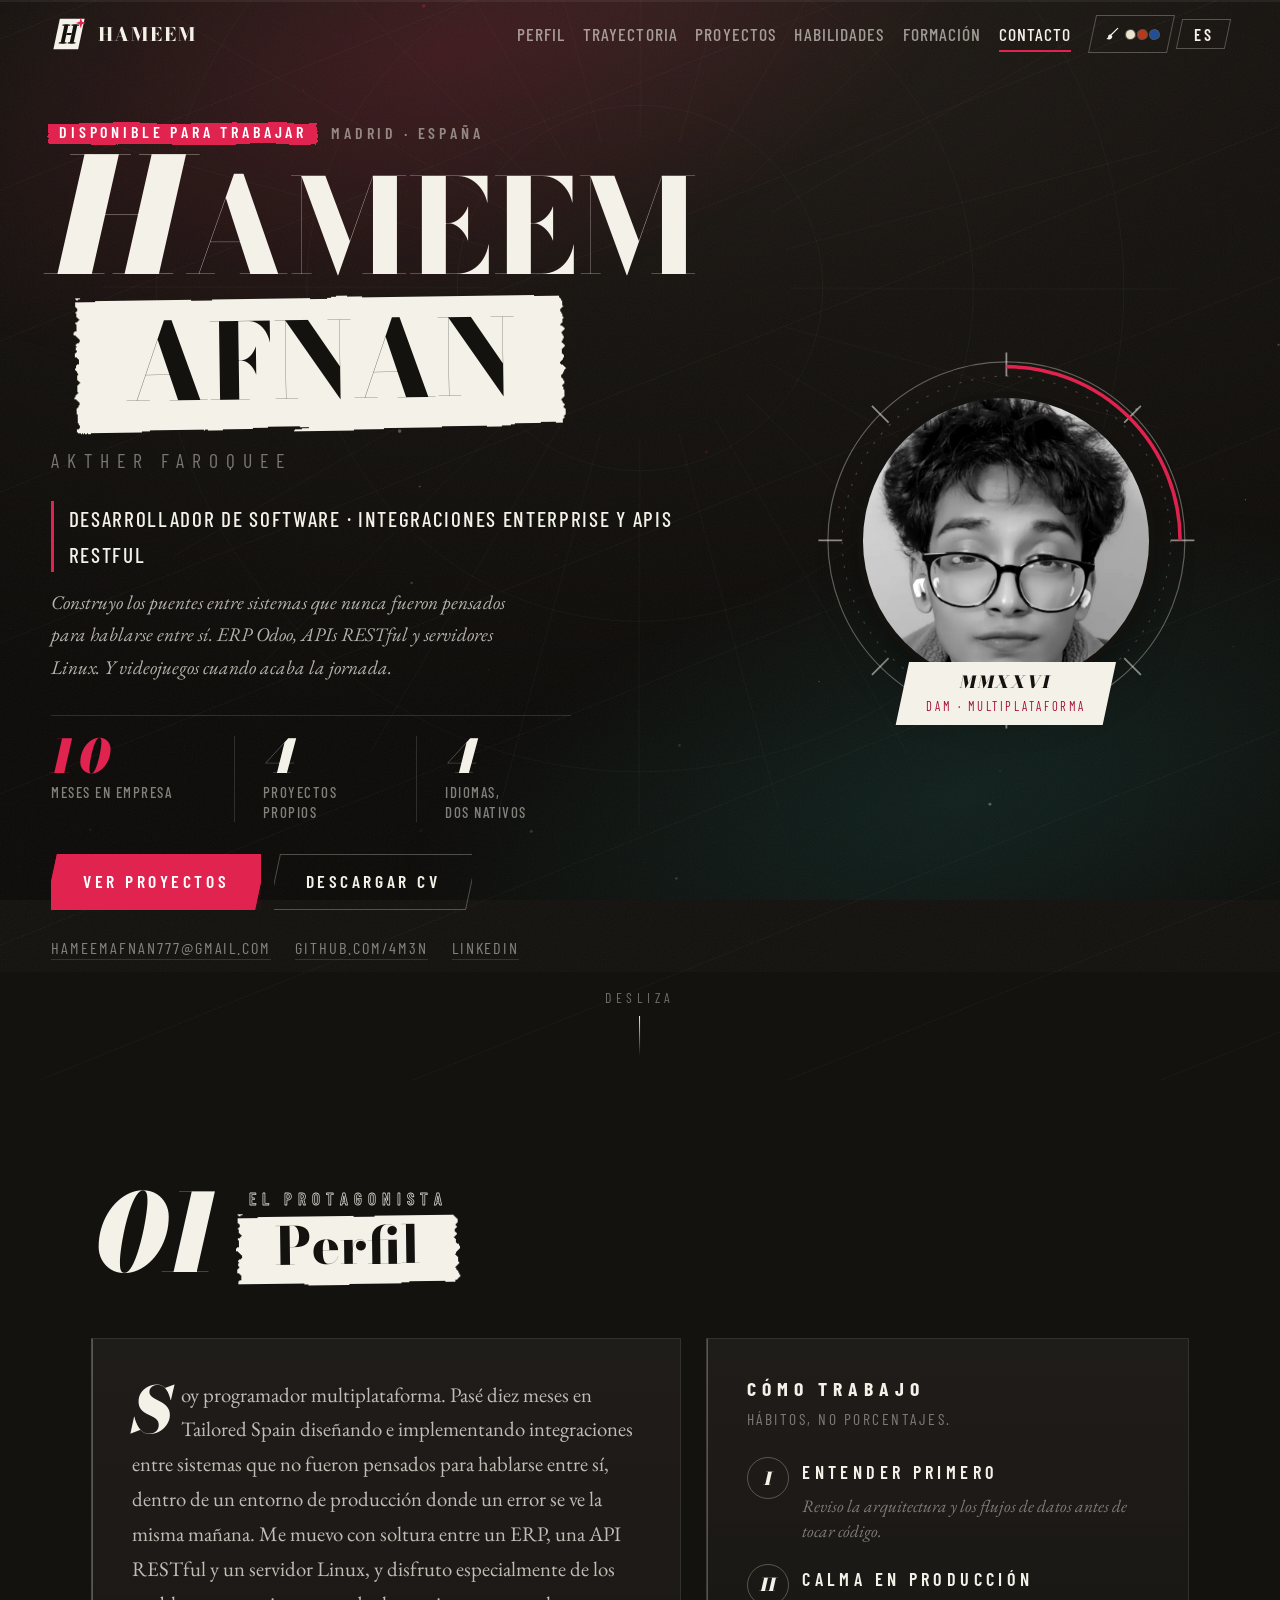
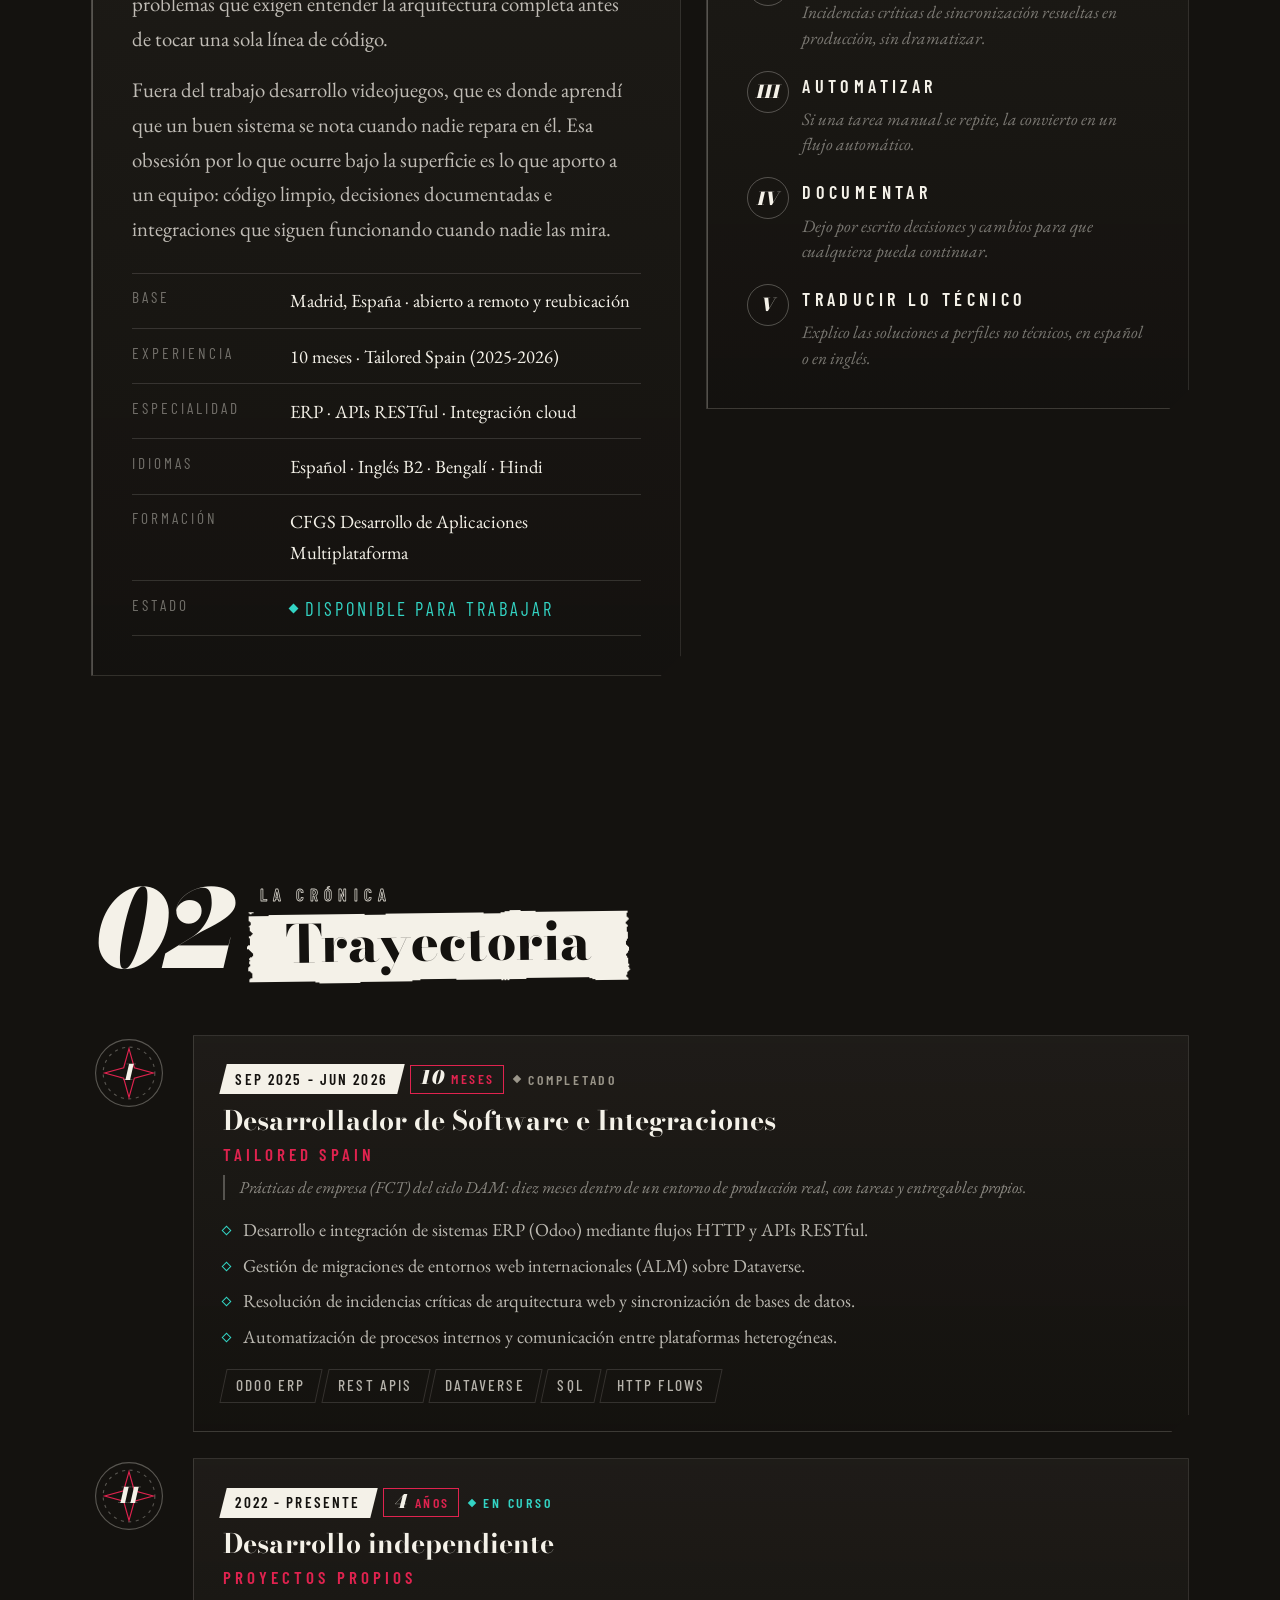
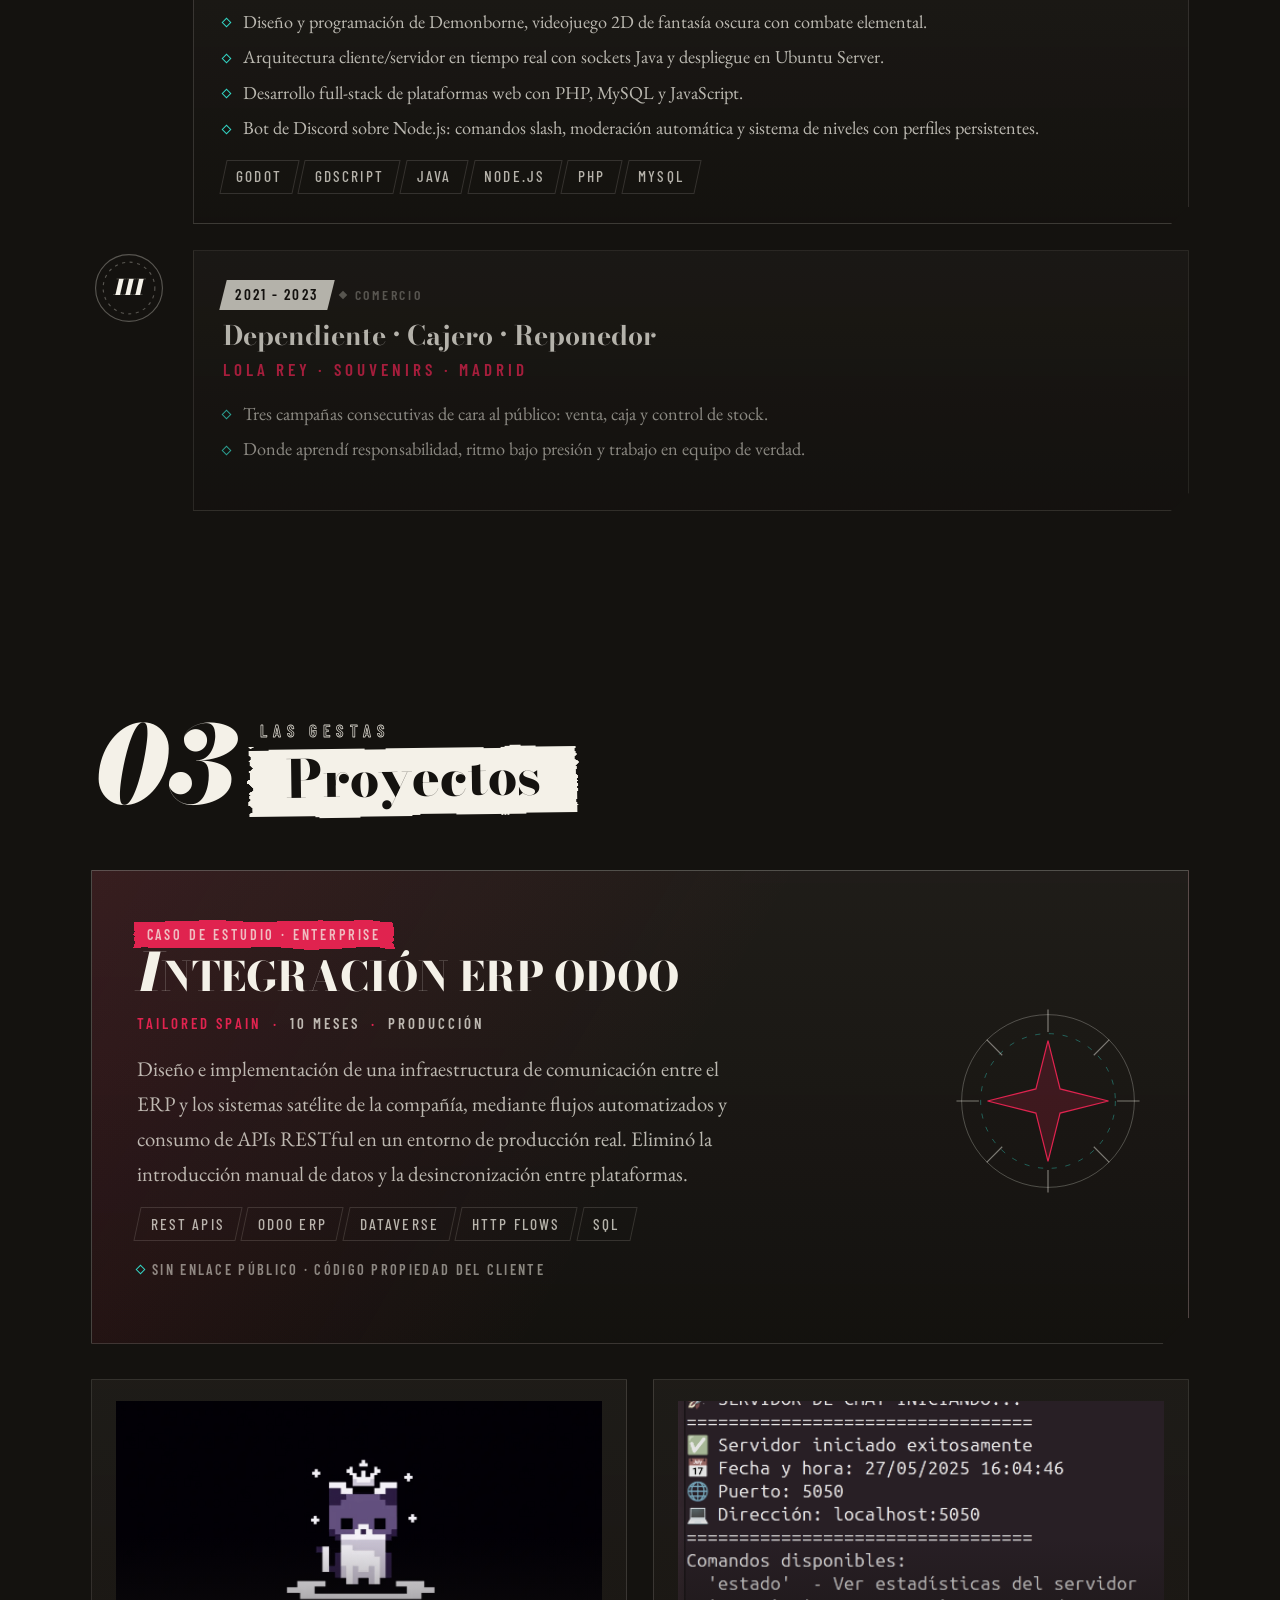
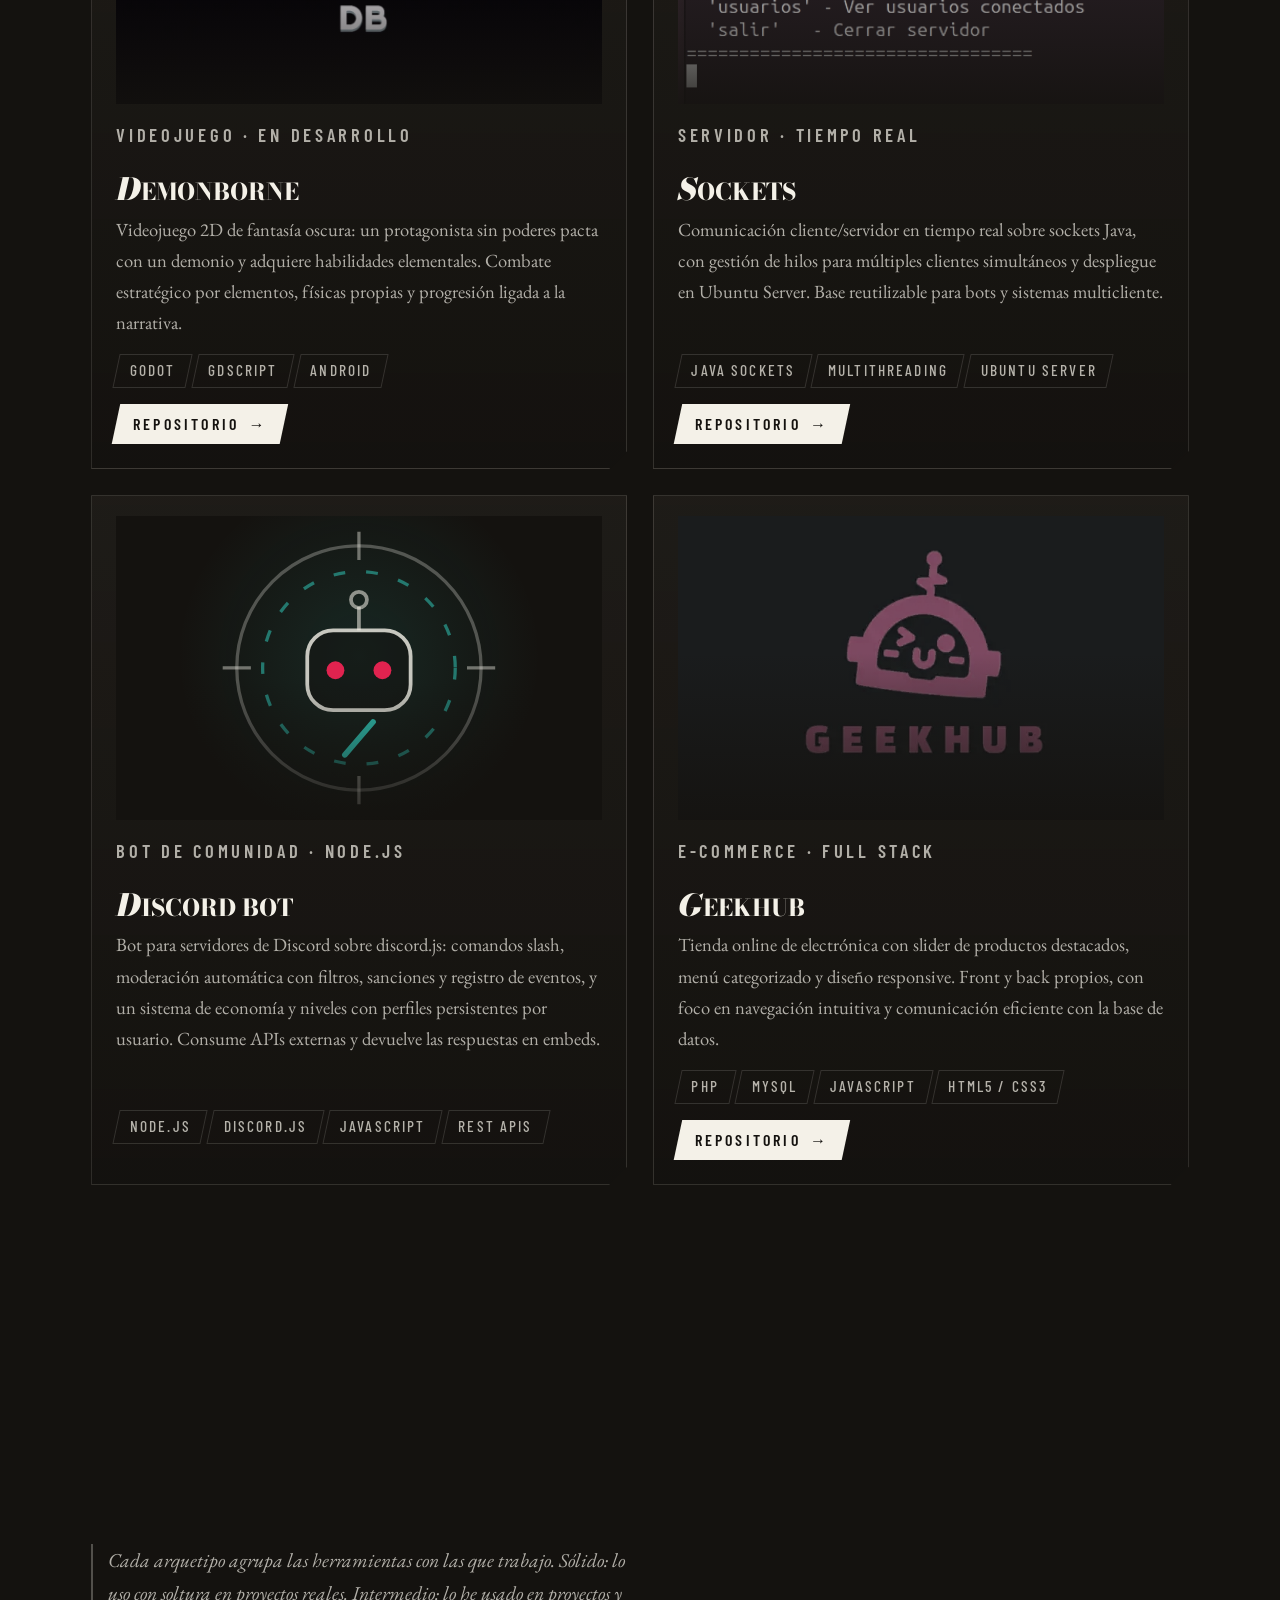
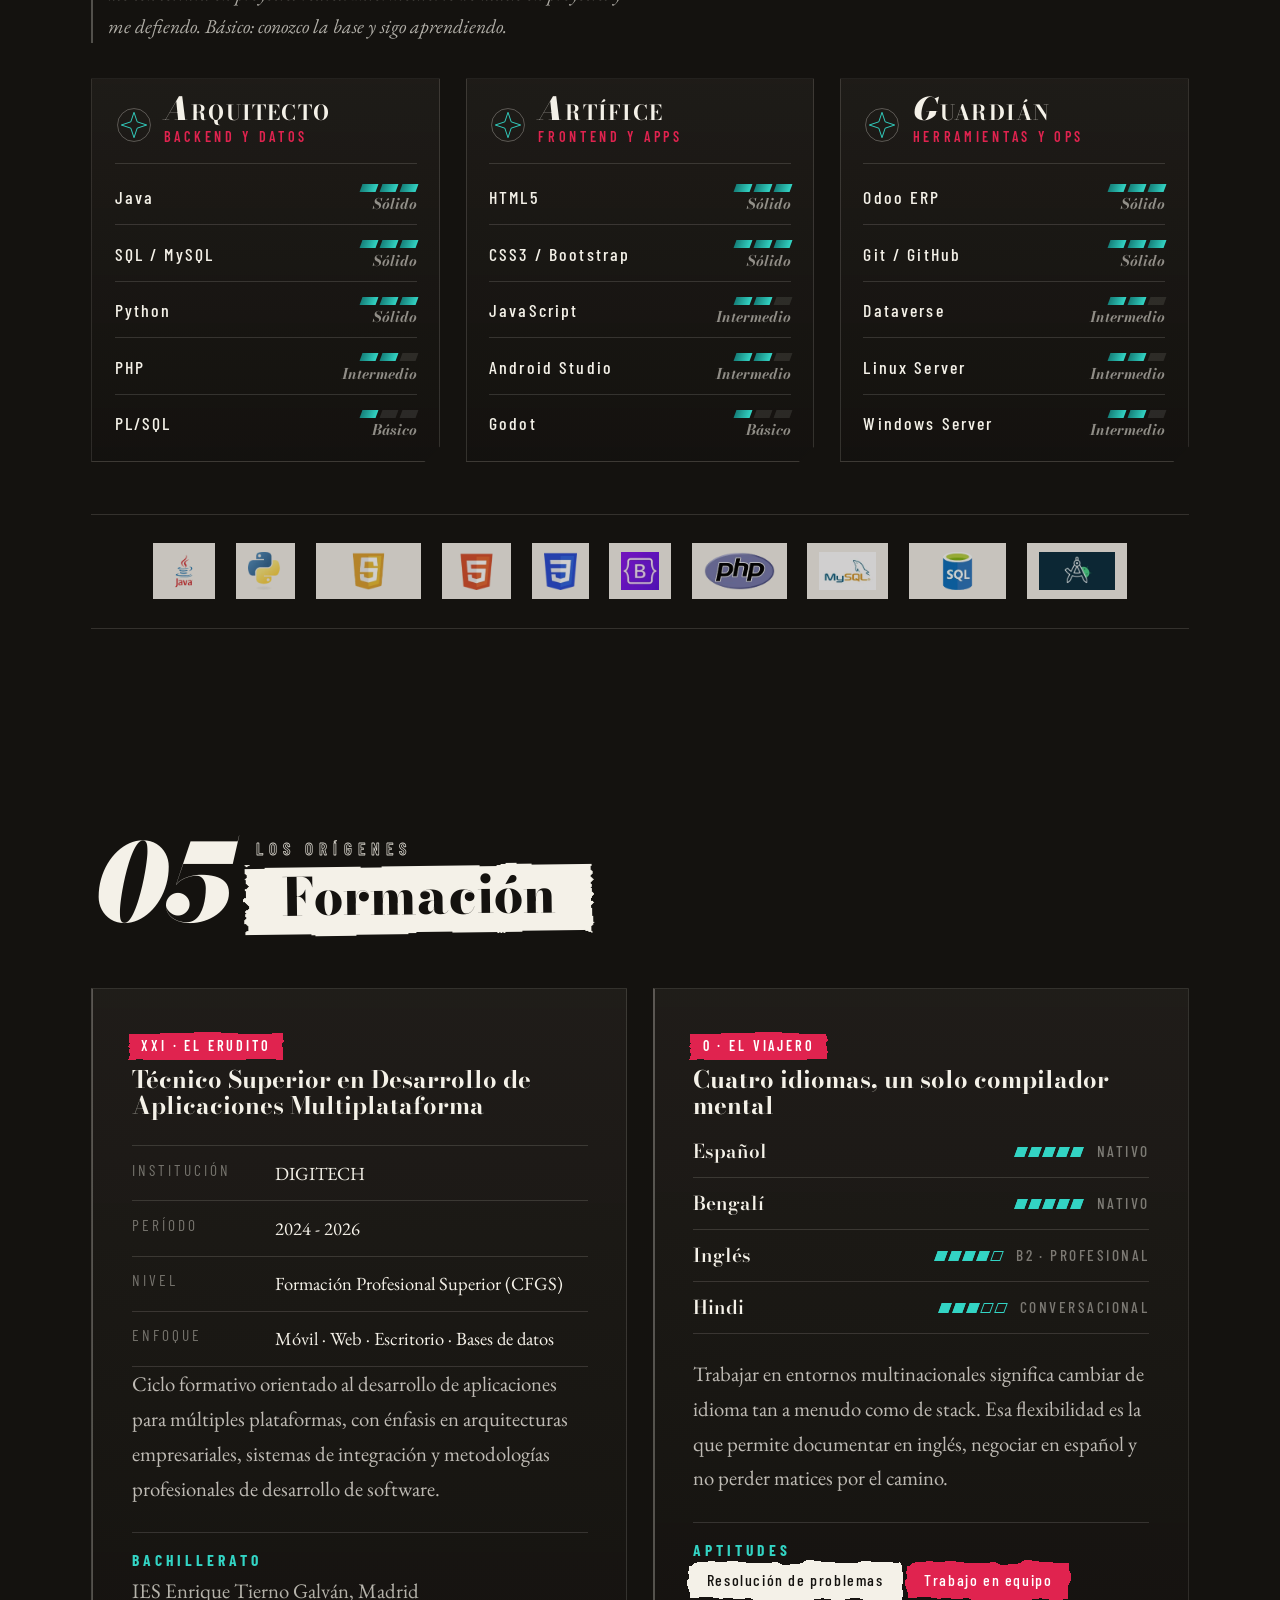
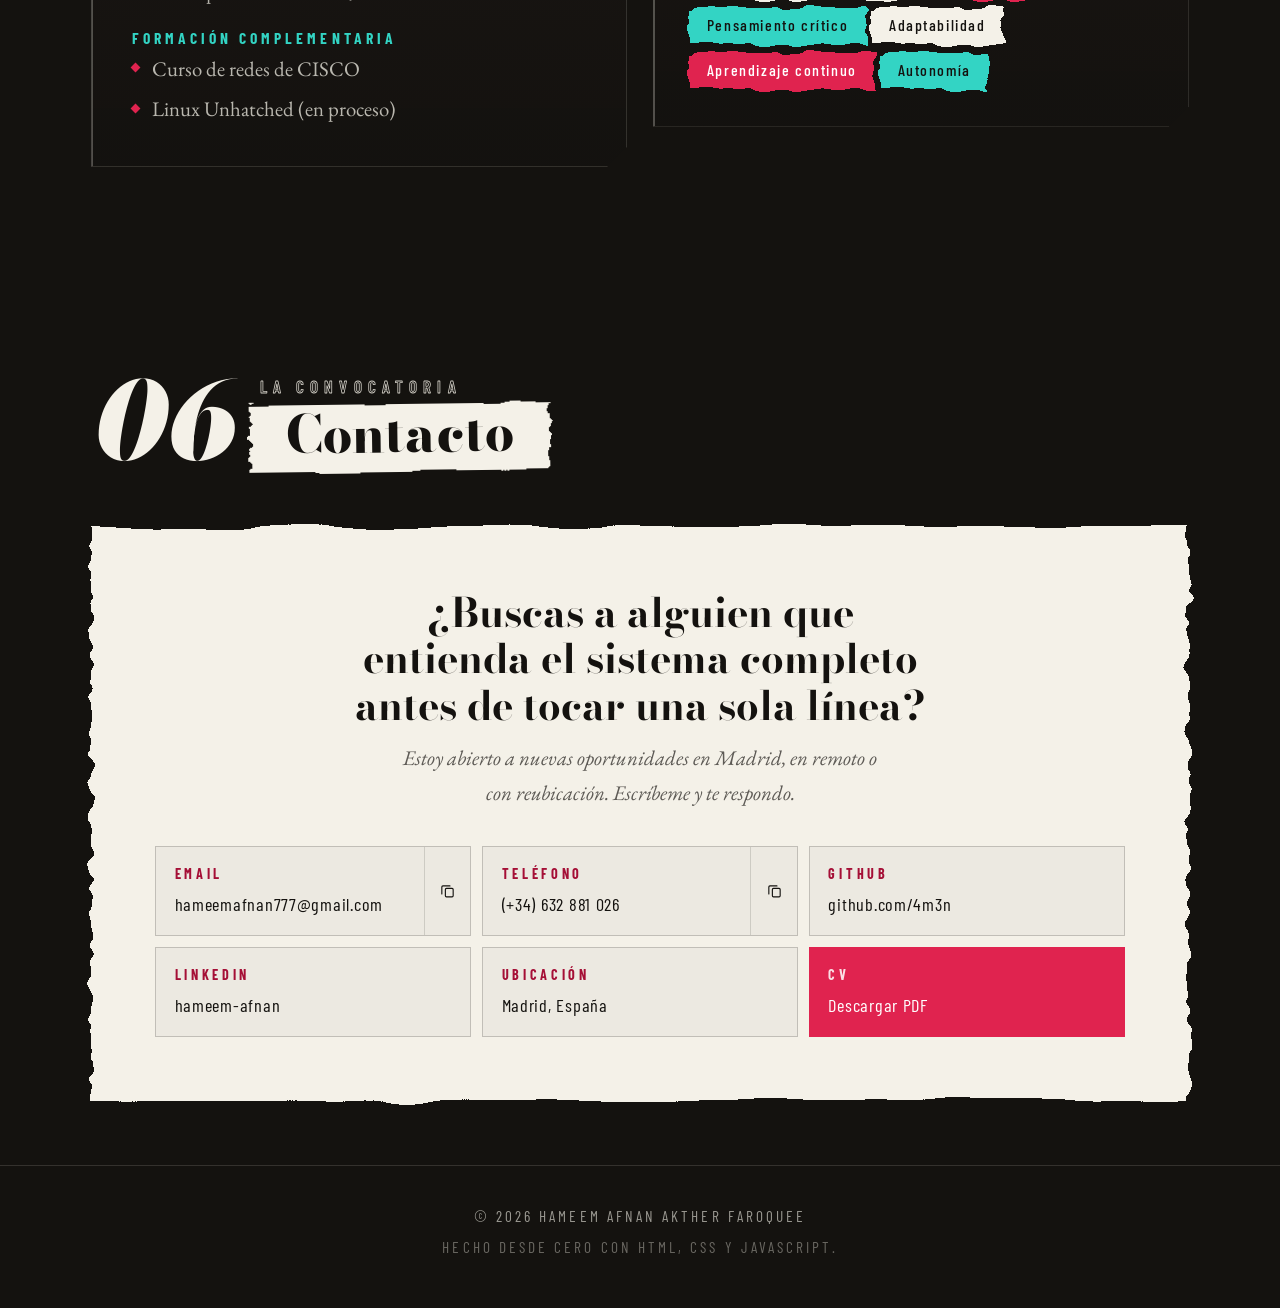
<file: index.html>
<!DOCTYPE html>
<html lang="es" data-lang="es">

<head>
  <meta charset="UTF-8">
  <meta name="viewport" content="width=device-width, initial-scale=1.0, viewport-fit=cover">
  <meta name="description" content="Hameem Afnan Akther Faroquee, desarrollador de software en Madrid. 10 meses integrando ERP Odoo, APIs RESTful y bases de datos en producción (Tailored Spain). Portfolio, proyectos y CV.">
  <meta name="author" content="Hameem Afnan Akther Faroquee">
  <meta name="keywords" content="desarrollador software, Madrid, Odoo, ERP, API REST, Java, Python, MySQL, DAM, portfolio">
  <meta name="theme-color" content="#14120f">

  <meta property="og:type" content="website">
  <meta property="og:title" content="Hameem Afnan | Desarrollador de Software">
  <meta property="og:locale" content="es_ES">
  <meta property="og:description" content="10 meses integrando ERP Odoo y APIs RESTful en producción. Desarrollo multiplataforma. Madrid, España.">
  <meta property="og:image" content="https://4m3n.github.io/Portfolio/imagenes/og.png">
  <meta property="og:image:width" content="1200">
  <meta property="og:image:height" content="630">
  <meta property="og:image:alt" content="Hameem Afnan, desarrollador de software en Madrid">
  <meta property="og:site_name" content="Hameem Afnan">
  <meta name="twitter:image" content="https://4m3n.github.io/Portfolio/imagenes/og.png">
  <meta property="og:url" content="https://4m3n.github.io/Portfolio/">
  <meta name="twitter:card" content="summary_large_image">
  <meta name="robots" content="index, follow">
  <link rel="canonical" href="https://4m3n.github.io/Portfolio/">

  <title>Hameem Afnan | Desarrollador de Software · Madrid</title>

  <script type="application/ld+json">
  {
    "@context": "https://schema.org",
    "@type": "Person",
    "name": "Hameem Afnan Akther Faroquee",
    "givenName": "Hameem Afnan",
    "familyName": "Akther Faroquee",
    "jobTitle": "Desarrollador de Software e Integraciones",
    "url": "https://4m3n.github.io/Portfolio/",
    "image": "https://4m3n.github.io/Portfolio/imagenes/mi-cara.webp",
    "email": "mailto:hameemafnan777@gmail.com",
    "telephone": "+34632881026",
    "address": {
      "@type": "PostalAddress",
      "addressLocality": "Madrid",
      "addressCountry": "ES"
    },
    "sameAs": [
      "https://github.com/4m3n",
      "https://www.linkedin.com/in/hameem-afnan"
    ],
    "knowsLanguage": [
      { "@type": "Language", "name": "Spanish" },
      { "@type": "Language", "name": "Bengali" },
      { "@type": "Language", "name": "English" },
      { "@type": "Language", "name": "Hindi" }
    ],
    "knowsAbout": [
      "Odoo ERP", "RESTful API", "Microsoft Dataverse", "Java", "Python",
      "PHP", "MySQL", "SQL", "JavaScript", "Node.js", "discord.js",
      "Linux Server", "Godot Engine",
      "Android Studio", "Kotlin"
    ],
    "alumniOf": {
      "@type": "EducationalOrganization",
      "name": "DIGITECH",
      "address": { "@type": "PostalAddress", "addressLocality": "Madrid", "addressCountry": "ES" }
    },
    "hasCredential": {
      "@type": "EducationalOccupationalCredential",
      "name": "Técnico Superior en Desarrollo de Aplicaciones Multiplataforma",
      "credentialCategory": "CFGS"
    },
    "hasOccupation": {
      "@type": "Occupation",
      "name": "Desarrollador de Software e Integraciones",
      "occupationLocation": { "@type": "City", "name": "Madrid" },
      "skills": "Odoo ERP, APIs RESTful, Dataverse, SQL, flujos HTTP"
    }
  }
  </script>

  <link rel="icon" href="./imagenes/marca.svg" type="image/svg+xml">
  <link rel="icon" href="./imagenes/icono-32.png" sizes="32x32" type="image/png">
  <link rel="apple-touch-icon" href="./imagenes/icono-180.png">
  <link rel="preconnect" href="https://fonts.googleapis.com">
  <link rel="preconnect" href="https://fonts.gstatic.com" crossorigin>
  <link href="https://fonts.googleapis.com/css2?family=Bodoni+Moda:ital,opsz,wght@0,6..96,400..900;1,6..96,400..900&family=EB+Garamond:ital,wght@0,400..600;1,400..600&family=Barlow+Condensed:wght@400..700&display=swap" rel="stylesheet">
  <link rel="stylesheet" href="MiPagina.css">

  <script>
    document.documentElement.classList.add('js');
    try { var t = localStorage.getItem('theme'); if (t && t !== 'tinta') document.documentElement.setAttribute('data-theme', t); } catch (e) {}
  </script>
</head>

<body>

  <svg class="svg-defs" aria-hidden="true" focusable="false" width="0" height="0">
    <defs>
      <filter id="fx-torn" x="-6%" y="-40%" width="112%" height="180%" color-interpolation-filters="sRGB">
        <feTurbulence type="fractalNoise" baseFrequency="0.012 0.14" numOctaves="2" seed="11" result="n" />
        <feDisplacementMap in="SourceGraphic" in2="n" scale="11" xChannelSelector="R" yChannelSelector="G" />
      </filter>
      <filter id="fx-torn-sm" x="-8%" y="-50%" width="116%" height="200%" color-interpolation-filters="sRGB">
        <feTurbulence type="fractalNoise" baseFrequency="0.02 0.2" numOctaves="2" seed="5" result="n" />
        <feDisplacementMap in="SourceGraphic" in2="n" scale="6" xChannelSelector="R" yChannelSelector="G" />
      </filter>
      <filter id="fx-torn-big" x="-4%" y="-8%" width="108%" height="116%" color-interpolation-filters="sRGB">
        <feTurbulence type="fractalNoise" baseFrequency="0.008 0.06" numOctaves="2" seed="3" result="n" />
        <feDisplacementMap in="SourceGraphic" in2="n" scale="16" xChannelSelector="R" yChannelSelector="G" />
      </filter>
      <filter id="fx-splat" x="-14%" y="-30%" width="128%" height="160%" color-interpolation-filters="sRGB">
        <feTurbulence type="fractalNoise" baseFrequency="0.035 0.07" numOctaves="2" seed="17" result="n" />
        <feDisplacementMap in="SourceGraphic" in2="n" scale="13" xChannelSelector="R" yChannelSelector="G" />
      </filter>
    </defs>
  </svg>

  <canvas id="bg-canvas" aria-hidden="true"></canvas>
  <div class="fx-strokes" aria-hidden="true">
    <span class="stroke stroke--rose"></span>
    <span class="stroke stroke--aqua"></span>
  </div>
  <div class="fx-grain" aria-hidden="true"></div>
  <div class="fx-lines" aria-hidden="true"></div>

  <div class="progress" aria-hidden="true"><span id="progressBar"></span></div>

  <div id="gate" class="gate" aria-hidden="true">
    <span class="gate__half gate__half--a"></span>
    <span class="gate__half gate__half--b"></span>
    <span class="gate__slash"></span>
    <div class="gate__stage">
      <div class="gate__mark">
        <svg viewBox="0 0 200 200" width="180" height="180">
          <circle class="r-out" cx="100" cy="100" r="86" />
          <circle class="r-mid" cx="100" cy="100" r="70" />
          <g class="r-ticks">
            <path d="M100 6 V26 M100 174 V194 M6 100 H26 M174 100 H194" />
            <path d="M33 33 L47 47 M167 33 L153 47 M33 167 L47 153 M167 167 L153 153" />
          </g>
        </svg>
        <span class="gate__letter">H</span>
      </div>
      <p class="gate__cap">HAMEEM AFNAN</p>
    </div>
  </div>

  <div id="wipe" class="wipe" aria-hidden="true" hidden>
    <span class="wipe__band wipe__band--rose"></span>
    <span class="wipe__band wipe__band--paper"></span>
    <span class="wipe__band wipe__band--ink"></span>
    <div class="wipe__card">
      <svg class="wipe__ring" viewBox="0 0 200 200">
        <circle cx="100" cy="100" r="86" />
        <circle class="wipe__ring-in" cx="100" cy="100" r="70" />
        <path d="M100 6 V26 M100 174 V194 M6 100 H26 M174 100 H194" />
      </svg>
      <span class="wipe__flavor"></span>
      <b class="wipe__num"></b>
      <span class="wipe__title"><span class="stripe stripe--paper"></span></span>
    </div>
  </div>

  <a class="skip" href="#perfil">Ir al contenido</a>

  <div class="scrim" id="scrim" aria-hidden="true"></div>

  <header class="topbar" id="topbar">
    <a class="brand" href="#inicio" aria-label="Inicio">
      <span class="brand__mark" aria-hidden="true">
          <svg viewBox="0 0 64 64">
            <polygon class="m-slab" points="15.74,5 59.74,5 48.26,59 4.26,59" />
            <g class="m-h" transform="matrix(1 0 -0.2126 1 6.803 0)">
              <rect x="20.5" y="15" width="7" height="34" />
              <rect x="36.5" y="15" width="7" height="34" />
              <rect x="27.5" y="30.4" width="9" height="3.2" />
              <rect x="17.2" y="15" width="13.6" height="2.4" />
              <rect x="17.2" y="46.6" width="13.6" height="2.4" />
              <rect x="33.2" y="15" width="13.6" height="2.4" />
              <rect x="33.2" y="46.6" width="13.6" height="2.4" />
            </g>
            <path class="m-star" d="M53 3 L55.2 10.3 L62 12.5 L55.2 14.7 L53 22 L50.8 14.7 L44 12.5 L50.8 10.3 Z" />
          </svg>
        </span>
      <span class="brand__txt">
        <b>HAMEEM</b>
        <i data-en="SOFTWARE DEVELOPER">DESARROLLADOR</i>
      </span>
    </a>

    <nav class="nav" id="nav" aria-label="Secciones">
      <a href="#perfil"      class="nav__link"><b>01</b><span data-en="Profile">Perfil</span></a>
      <a href="#trayectoria" class="nav__link"><b>02</b><span data-en="Career">Trayectoria</span></a>
      <a href="#proyectos"   class="nav__link"><b>03</b><span data-en="Work">Proyectos</span></a>
      <a href="#habilidades" class="nav__link"><b>04</b><span data-en="Skills">Habilidades</span></a>
      <a href="#formacion"   class="nav__link"><b>05</b><span data-en="Education">Formación</span></a>
      <a href="#contacto"    class="nav__link"><b>06</b><span data-en="Contact">Contacto</span></a>
    </nav>

    <div class="topbar__side">
      <button id="themeBtn" class="pill-btn theme-btn" type="button" aria-label="Cambiar paleta de colores">
        <svg viewBox="0 0 24 24" aria-hidden="true" focusable="false">
          <path d="M20.5 3.5 11.2 12.8" />
          <path d="M9.8 12.4c-2 0-3.5 1.5-3.5 3.3 0 1.4-.9 2.4-2.8 3 1.1 1 2.6 1.6 4.1 1.6 2.7 0 4.9-2.2 4.9-4.9z" fill="currentColor" stroke="none" />
        </svg>
        <span class="theme-btn__sw" aria-hidden="true"><i></i><i></i><i></i></span>
      </button>
      <button id="langBtn" class="pill-btn" type="button" aria-label="Cambiar idioma / Switch language">
        <span id="langLabel">ES</span>
      </button>
      <button id="menuBtn" class="burger" type="button" aria-expanded="false" aria-controls="nav" aria-label="Abrir menú">
        <span></span><span></span><span></span>
      </button>
    </div>
  </header>

  <main>

    <section id="inicio" class="hero">
      <div class="hero__inner">

        <div class="hero__text">
          <p class="hero__eyebrow reveal">
            <span class="stripe stripe--rose" data-en="AVAILABLE FOR WORK">DISPONIBLE PARA TRABAJAR</span>
            <span class="hero__place">MADRID · ESPAÑA</span>
          </p>

          <h1 class="hero__name reveal">
            <span class="hero__first"><em>H</em>AMEEM</span>
            <span class="hero__last"><span class="stripe stripe--paper">AFNAN</span></span>
          </h1>

          <p class="hero__surname reveal">Akther Faroquee</p>

          <p class="hero__role reveal" data-en="Software Developer · Enterprise integrations and RESTful APIs">
            Desarrollador de Software · Integraciones enterprise y APIs RESTful
          </p>

          <p class="hero__lede reveal" data-en="I build the bridges between systems that were never designed to talk to each other. Odoo ERP, RESTful APIs and Linux servers. And video games when the day is over.">
            Construyo los puentes entre sistemas que nunca fueron pensados para hablarse entre sí. ERP Odoo, APIs RESTful y servidores Linux. Y videojuegos cuando acaba la jornada.
          </p>

          <ul class="hero__proof reveal">
            <li>
              <b>10</b>
              <span data-en="months in industry">meses en empresa</span>
            </li>
            <li>
              <b>4</b>
              <span data-en="own projects shipped">proyectos propios</span>
            </li>
            <li>
              <b>4</b>
              <span data-en="languages, two native">idiomas, dos nativos</span>
            </li>
          </ul>

          <div class="hero__cta reveal">
            <a class="btn btn--solid" href="#proyectos" data-en="VIEW PROJECTS">VER PROYECTOS</a>
            <a class="btn" href="./imagenes/cv-hameem-afnan.pdf" data-cv target="_blank" rel="noopener" data-en="DOWNLOAD CV">DESCARGAR CV</a>
          </div>

          <ul class="hero__links reveal">
            <li><a href="mailto:hameemafnan777@gmail.com">hameemafnan777@gmail.com</a></li>
            <li><a href="https://github.com/4m3n" target="_blank" rel="noopener">github.com/4m3n</a></li>
            <li><a href="https://www.linkedin.com/in/hameem-afnan" target="_blank" rel="noopener">linkedin</a></li>
          </ul>
        </div>

        <div class="hero__portrait reveal">
          <div class="portrait">
            <svg class="portrait__ring" viewBox="0 0 320 320" aria-hidden="true">
              <circle class="p-ring" cx="160" cy="160" r="150" />
              <circle class="p-ring p-ring--dash" cx="160" cy="160" r="138" />
              <g class="p-ticks">
                <path d="M160 2 V22 M160 298 V318 M2 160 H22 M298 160 H318" />
                <path d="M47 47 L61 61 M273 47 L259 61 M47 273 L61 259 M273 273 L259 259" />
              </g>
              <path class="p-arc" d="M160 14 A146 146 0 0 1 306 160" />
            </svg>
            <div class="portrait__photo">
              <img src="./imagenes/mi-cara.webp" alt="Retrato de Hameem Afnan Akther Faroquee" width="742" height="958" decoding="async" fetchpriority="high">
            </div>
            <span class="portrait__tag">
              <b>MMXXVI</b>
              <i data-en="MULTI-PLATFORM DEV">DAM · MULTIPLATAFORMA</i>
            </span>
          </div>
        </div>

      </div>

      <a class="scroll-cue" href="#perfil" aria-label="Bajar">
        <span data-en="SCROLL">DESLIZA</span><i aria-hidden="true"></i>
      </a>
    </section>

    <section id="perfil" class="section">
      <header class="sec-head reveal">
        <span class="sec-head__flavor" data-en="THE PROTAGONIST">EL PROTAGONISTA</span>
        <span class="sec-head__num" aria-hidden="true">01</span>
        <h2 class="sec-head__title"><span class="stripe stripe--paper" data-en="Profile">Perfil</span></h2>
      </header>

      <div class="profile-grid">
        <article class="slab reveal">
          <p class="drop" data-en="I am a multi-platform developer. I spent ten months at Tailored Spain designing and implementing integrations between systems that were never meant to talk to each other, inside a production environment where a mistake is visible the same morning. I move comfortably between an ERP, a RESTful API and a Linux server, and I especially enjoy the problems that demand understanding the whole architecture before touching a single line of code.">
            Soy programador multiplataforma. Pasé diez meses en Tailored Spain diseñando e implementando integraciones entre sistemas que no fueron pensados para hablarse entre sí, dentro de un entorno de producción donde un error se ve la misma mañana. Me muevo con soltura entre un ERP, una API RESTful y un servidor Linux, y disfruto especialmente de los problemas que exigen entender la arquitectura completa antes de tocar una sola línea de código.
          </p>
          <p data-en="Outside work I develop video games, which is where I learned that a good system is one nobody notices. That obsession with what happens under the surface is what I bring to a team: clean code, documented decisions and integrations that keep running when nobody is watching.">
            Fuera del trabajo desarrollo videojuegos, que es donde aprendí que un buen sistema se nota cuando nadie repara en él. Esa obsesión por lo que ocurre bajo la superficie es lo que aporto a un equipo: código limpio, decisiones documentadas e integraciones que siguen funcionando cuando nadie las mira.
          </p>

          <dl class="facts">
            <div><dt data-en="BASE">BASE</dt><dd data-en="Madrid, Spain · open to remote and relocation">Madrid, España · abierto a remoto y reubicación</dd></div>
            <div><dt data-en="EXPERIENCE">EXPERIENCIA</dt><dd data-en="10 months · Tailored Spain (2025-2026)">10 meses · Tailored Spain (2025-2026)</dd></div>
            <div><dt data-en="SPECIALTY">ESPECIALIDAD</dt><dd data-en="ERP · RESTful APIs · Cloud integration">ERP · APIs RESTful · Integración cloud</dd></div>
            <div><dt data-en="LANGUAGES">IDIOMAS</dt><dd data-en="Spanish · English B2 · Bengali · Hindi">Español · Inglés B2 · Bengalí · Hindi</dd></div>
            <div><dt data-en="EDUCATION">FORMACIÓN</dt><dd data-en="Higher Degree in Multi-Platform App Development">CFGS Desarrollo de Aplicaciones Multiplataforma</dd></div>
            <div class="facts__hot"><dt data-en="STATUS">ESTADO</dt><dd><span class="dot" aria-hidden="true"></span><span data-en="AVAILABLE FOR WORK">DISPONIBLE PARA TRABAJAR</span></dd></div>
          </dl>
        </article>

        <article class="slab slab--stats reveal">
          <h3 class="slab__title"><span data-en="HOW I WORK">CÓMO TRABAJO</span></h3>
          <p class="slab__sub" data-en="Habits, not percentages.">Hábitos, no porcentajes.</p>

          <ul class="virtues">
            <li class="virtue">
              <span class="virtue__rank" aria-hidden="true">I</span>
              <span class="virtue__name" data-en="UNDERSTAND FIRST">ENTENDER PRIMERO</span>
              <span class="virtue__hint" data-en="I map the architecture and the data flows before touching any code.">Reviso la arquitectura y los flujos de datos antes de tocar código.</span>
            </li>
            <li class="virtue">
              <span class="virtue__rank" aria-hidden="true">II</span>
              <span class="virtue__name" data-en="CALM IN PRODUCTION">CALMA EN PRODUCCIÓN</span>
              <span class="virtue__hint" data-en="Critical synchronisation incidents solved in production, without drama.">Incidencias críticas de sincronización resueltas en producción, sin dramatizar.</span>
            </li>
            <li class="virtue">
              <span class="virtue__rank" aria-hidden="true">III</span>
              <span class="virtue__name" data-en="AUTOMATE">AUTOMATIZAR</span>
              <span class="virtue__hint" data-en="If a manual task keeps repeating, I turn it into an automated flow.">Si una tarea manual se repite, la convierto en un flujo automático.</span>
            </li>
            <li class="virtue">
              <span class="virtue__rank" aria-hidden="true">IV</span>
              <span class="virtue__name" data-en="DOCUMENT">DOCUMENTAR</span>
              <span class="virtue__hint" data-en="I write down decisions and changes so anyone can pick them up.">Dejo por escrito decisiones y cambios para que cualquiera pueda continuar.</span>
            </li>
            <li class="virtue">
              <span class="virtue__rank" aria-hidden="true">V</span>
              <span class="virtue__name" data-en="TRANSLATE THE TECHNICAL">TRADUCIR LO TÉCNICO</span>
              <span class="virtue__hint" data-en="I explain solutions to non-technical people, in Spanish or English.">Explico las soluciones a perfiles no técnicos, en español o en inglés.</span>
            </li>
          </ul>
        </article>
      </div>
    </section>

    <section id="trayectoria" class="section">
      <header class="sec-head reveal">
        <span class="sec-head__flavor" data-en="THE CHRONICLE">LA CRÓNICA</span>
        <span class="sec-head__num" aria-hidden="true">02</span>
        <h2 class="sec-head__title"><span class="stripe stripe--paper" data-en="Career">Trayectoria</span></h2>
      </header>

      <ol class="log">
        <li class="entry reveal">
          <div class="entry__emblem" aria-hidden="true">
            <svg viewBox="0 0 100 100">
              <circle class="e-ring" cx="50" cy="50" r="44" />
              <circle class="e-ring e-ring--in" cx="50" cy="50" r="34" />
              <path class="e-star" d="M50 18 L57 43 L82 50 L57 57 L50 82 L43 57 L18 50 L43 43 Z" />
            </svg>
            <b>I</b>
          </div>
          <div class="entry__body">
            <p class="entry__when">
              <span class="skewpill">SEP 2025 - JUN 2026</span>
              <span class="dur"><b>10</b> <span data-en="MONTHS">MESES</span></span>
              <span class="live live--done" data-en="COMPLETED">COMPLETADO</span>
            </p>
            <h3 class="entry__role" data-en="Software &amp; Integrations Developer">Desarrollador de Software e Integraciones</h3>
            <p class="entry__org">TAILORED SPAIN</p>
            <p class="entry__kind" data-en="On-the-job training (FCT) for the Multi-Platform App Development degree: ten months inside a real production environment, with my own tickets and deliverables.">
              Prácticas de empresa (FCT) del ciclo DAM: diez meses dentro de un entorno de producción real, con tareas y entregables propios.
            </p>
            <ul class="entry__tasks">
              <li data-en="Development and integration of ERP systems (Odoo) through HTTP flows and RESTful APIs.">Desarrollo e integración de sistemas ERP (Odoo) mediante flujos HTTP y APIs RESTful.</li>
              <li data-en="Management of international web environment migrations (ALM) on Dataverse.">Gestión de migraciones de entornos web internacionales (ALM) sobre Dataverse.</li>
              <li data-en="Resolution of critical web architecture incidents and database synchronisation.">Resolución de incidencias críticas de arquitectura web y sincronización de bases de datos.</li>
              <li data-en="Automation of internal processes and communication between heterogeneous platforms.">Automatización de procesos internos y comunicación entre plataformas heterogéneas.</li>
            </ul>
            <div class="chips"><span>Odoo ERP</span><span>REST APIs</span><span>Dataverse</span><span>SQL</span><span>HTTP Flows</span></div>
          </div>
        </li>

        <li class="entry reveal">
          <div class="entry__emblem" aria-hidden="true">
            <svg viewBox="0 0 100 100">
              <circle class="e-ring" cx="50" cy="50" r="44" />
              <circle class="e-ring e-ring--in" cx="50" cy="50" r="34" />
              <path class="e-star" d="M50 18 L57 43 L82 50 L57 57 L50 82 L43 57 L18 50 L43 43 Z" />
            </svg>
            <b>II</b>
          </div>
          <div class="entry__body">
            <p class="entry__when">
              <span class="skewpill">2022 - <span data-en="PRESENT">PRESENTE</span></span>
              <span class="dur"><b>4</b> <span data-en="YEARS">AÑOS</span></span>
              <span class="live" data-en="ONGOING">EN CURSO</span>
            </p>
            <h3 class="entry__role" data-en="Independent development">Desarrollo independiente</h3>
            <p class="entry__org" data-en="PERSONAL PROJECTS">PROYECTOS PROPIOS</p>
            <ul class="entry__tasks">
              <li data-en="Design and programming of Demonborne, a 2D dark-fantasy game with elemental combat.">Diseño y programación de Demonborne, videojuego 2D de fantasía oscura con combate elemental.</li>
              <li data-en="Real-time client/server architecture with Java sockets, deployed on Ubuntu Server.">Arquitectura cliente/servidor en tiempo real con sockets Java y despliegue en Ubuntu Server.</li>
              <li data-en="Full-stack web platform development with PHP, MySQL and JavaScript.">Desarrollo full-stack de plataformas web con PHP, MySQL y JavaScript.</li>
              <li data-en="Discord bot on Node.js: slash commands, automatic moderation and a levels system with persistent profiles.">Bot de Discord sobre Node.js: comandos slash, moderación automática y sistema de niveles con perfiles persistentes.</li>
            </ul>
            <div class="chips"><span>Godot</span><span>GDScript</span><span>Java</span><span>Node.js</span><span>PHP</span><span>MySQL</span></div>
          </div>
        </li>

        <li class="entry entry--quiet reveal">
          <div class="entry__emblem" aria-hidden="true">
            <svg viewBox="0 0 100 100">
              <circle class="e-ring" cx="50" cy="50" r="44" />
              <circle class="e-ring e-ring--in" cx="50" cy="50" r="34" />
            </svg>
            <b>III</b>
          </div>
          <div class="entry__body">
            <p class="entry__when"><span class="skewpill">2021 - 2023</span> <span class="live live--off" data-en="RETAIL">COMERCIO</span></p>
            <h3 class="entry__role" data-en="Sales assistant · Cashier · Stock replenishment">Dependiente · Cajero · Reponedor</h3>
            <p class="entry__org">LOLA REY · SOUVENIRS · MADRID</p>
            <ul class="entry__tasks">
              <li data-en="Three consecutive seasons of customer-facing work: sales, cash handling and stock control.">Tres campañas consecutivas de cara al público: venta, caja y control de stock.</li>
              <li data-en="Where I learned responsibility, pace under pressure and real teamwork.">Donde aprendí responsabilidad, ritmo bajo presión y trabajo en equipo de verdad.</li>
            </ul>
          </div>
        </li>
      </ol>
    </section>

    <section id="proyectos" class="section">
      <header class="sec-head reveal">
        <span class="sec-head__flavor" data-en="THE DEEDS">LAS GESTAS</span>
        <span class="sec-head__num" aria-hidden="true">03</span>
        <h2 class="sec-head__title"><span class="stripe stripe--paper" data-en="Projects">Proyectos</span></h2>
      </header>

      <article class="feature reveal">
        <div class="feature__body">
          <p class="kicker kicker--rose" data-en="CASE STUDY · ENTERPRISE">CASO DE ESTUDIO · ENTERPRISE</p>
          <h3 class="feature__title"><em>I</em><span data-en="NTEGRATION WITH ODOO ERP">NTEGRACIÓN ERP ODOO</span></h3>
          <p class="feature__meta">
            <span>TAILORED SPAIN</span>
            <span data-en="10 MONTHS">10 MESES</span>
            <span data-en="PRODUCTION">PRODUCCIÓN</span>
          </p>
          <p data-en="Design and implementation of a communication infrastructure between the ERP and the company's satellite systems, through automated flows and RESTful API consumption in a real production environment. It removed manual data entry and the desynchronisation between platforms.">
            Diseño e implementación de una infraestructura de comunicación entre el ERP y los sistemas satélite de la compañía, mediante flujos automatizados y consumo de APIs RESTful en un entorno de producción real. Eliminó la introducción manual de datos y la desincronización entre plataformas.
          </p>
          <div class="chips"><span>REST APIs</span><span>Odoo ERP</span><span>Dataverse</span><span>HTTP Flows</span><span>SQL</span></div>
          <p class="feature__closed" data-en="NO PUBLIC LINK · CODE OWNED BY THE CLIENT">SIN ENLACE PÚBLICO · CÓDIGO PROPIEDAD DEL CLIENTE</p>
        </div>
        <div class="feature__mark" aria-hidden="true">
          <svg viewBox="0 0 220 220">
            <circle class="f-ring" cx="110" cy="110" r="100" />
            <circle class="f-ring f-ring--in" cx="110" cy="110" r="78" />
            <g class="f-ticks">
              <path d="M110 4 V30 M110 190 V216 M4 110 H30 M190 110 H216" />
              <path d="M39 39 L57 57 M181 39 L163 57 M39 181 L57 163 M181 181 L163 163" />
            </g>
            <path class="f-star" d="M110 40 L124 96 L180 110 L124 124 L110 180 L96 124 L40 110 L96 96 Z" />
          </svg>
        </div>
      </article>

      <div class="cards">
        <article class="card reveal">
          <div class="card__shot">
            <img src="./imagenes/DEMONBORNE.webp" alt="Demonborne, videojuego 2D de fantasía oscura" loading="lazy" decoding="async" width="1022" height="661">
          </div>
          <p class="kicker" data-en="INDIE GAME · IN DEV">VIDEOJUEGO · EN DESARROLLO</p>
          <h3 class="card__title"><em>D</em>EMONBORNE</h3>
          <p data-en="A 2D dark-fantasy game: a powerless protagonist makes a pact with a demon and gains elemental abilities. Element-based strategic combat, custom physics and progression tied to the narrative.">
            Videojuego 2D de fantasía oscura: un protagonista sin poderes pacta con un demonio y adquiere habilidades elementales. Combate estratégico por elementos, físicas propias y progresión ligada a la narrativa.
          </p>
          <div class="chips"><span>Godot</span><span>GDScript</span><span>Android</span></div>
          <a class="act" href="https://github.com/4m3n/DemonBorne" target="_blank" rel="noopener"><span data-en="REPOSITORY">REPOSITORIO</span><i aria-hidden="true">→</i></a>
        </article>

        <article class="card reveal">
          <div class="card__shot">
            <img src="./imagenes/Chat%20Sockets.png" alt="Arquitectura de sockets en Java" loading="lazy" decoding="async" width="463" height="362">
          </div>
          <p class="kicker" data-en="SERVER · REAL TIME">SERVIDOR · TIEMPO REAL</p>
          <h3 class="card__title"><em>S</em>OCKETS</h3>
          <p data-en="Real-time client/server communication over Java sockets, with thread management for multiple simultaneous clients and deployment on Ubuntu Server. A reusable base for bots and multi-client systems.">
            Comunicación cliente/servidor en tiempo real sobre sockets Java, con gestión de hilos para múltiples clientes simultáneos y despliegue en Ubuntu Server. Base reutilizable para bots y sistemas multicliente.
          </p>
          <div class="chips"><span>Java Sockets</span><span>Multithreading</span><span>Ubuntu Server</span></div>
          <a class="act" href="https://github.com/4m3n/ChatSockets" target="_blank" rel="noopener"><span data-en="REPOSITORY">REPOSITORIO</span><i aria-hidden="true">→</i></a>
        </article>

        <article class="card reveal">
          <div class="card__shot card__shot--art">
            <svg viewBox="0 0 120 120" role="img" aria-label="Emblema del bot de Discord">
              <circle class="b-ring" cx="60" cy="60" r="52" />
              <circle class="b-ring b-ring--in" cx="60" cy="60" r="41" />
              <g class="b-ticks"><path d="M60 2 V14 M60 106 V118 M2 60 H14 M106 60 H118" /></g>
              <path class="b-ant" d="M60 34 V44" />
              <circle class="b-ant" cx="60" cy="31" r="3.4" />
              <rect class="b-body" x="38" y="44" width="44" height="34" rx="11" />
              <circle class="b-eye" cx="50" cy="61" r="3.8" />
              <circle class="b-eye" cx="70" cy="61" r="3.8" />
              <path class="b-slash" d="M54 97 L66 83" />
            </svg>
          </div>
          <p class="kicker" data-en="COMMUNITY BOT · NODE.JS">BOT DE COMUNIDAD · NODE.JS</p>
          <h3 class="card__title"><em>D</em>ISCORD BOT</h3>
          <p data-en="A bot for Discord servers built on discord.js: slash commands, automatic moderation with filters, sanctions and event logging, and an economy and levels system with persistent per-user profiles. It consumes external APIs and returns the answers as embeds.">
            Bot para servidores de Discord sobre discord.js: comandos slash, moderación automática con filtros, sanciones y registro de eventos, y un sistema de economía y niveles con perfiles persistentes por usuario. Consume APIs externas y devuelve las respuestas en embeds.
          </p>
          <div class="chips"><span>Node.js</span><span>discord.js</span><span>JavaScript</span><span>REST APIs</span></div>
        </article>

        <article class="card reveal">
          <div class="card__shot">
            <img src="./imagenes/GeekHub.webp" alt="GeekHub, tienda online de electrónica" loading="lazy" decoding="async" width="631" height="451">
          </div>
          <p class="kicker" data-en="E-COMMERCE · FULL STACK">E-COMMERCE · FULL STACK</p>
          <h3 class="card__title"><em>G</em>EEKHUB</h3>
          <p data-en="Electronics online store with a featured-product slider, categorised menu and responsive layout. Custom front and back end, focused on intuitive navigation and efficient database communication.">
            Tienda online de electrónica con slider de productos destacados, menú categorizado y diseño responsive. Front y back propios, con foco en navegación intuitiva y comunicación eficiente con la base de datos.
          </p>
          <div class="chips"><span>PHP</span><span>MySQL</span><span>JavaScript</span><span>HTML5 / CSS3</span></div>
          <a class="act" href="https://github.com/4m3n/GeekHub" target="_blank" rel="noopener"><span data-en="REPOSITORY">REPOSITORIO</span><i aria-hidden="true">→</i></a>
        </article>
      </div>
    </section>

    <section id="habilidades" class="section">
      <header class="sec-head reveal">
        <span class="sec-head__flavor" data-en="THE ARCHETYPES">LOS ARQUETIPOS</span>
        <span class="sec-head__num" aria-hidden="true">04</span>
        <h2 class="sec-head__title"><span class="stripe stripe--paper" data-en="Skills">Habilidades</span></h2>
      </header>

      <p class="lede reveal" data-en="Each archetype groups the tools I work with. Solid: I use it fluently in real projects. Intermediate: I have used it in projects and can get things done. Basic: I know the fundamentals and keep learning.">
        Cada arquetipo agrupa las herramientas con las que trabajo. Sólido: lo uso con soltura en proyectos reales. Intermedio: lo he usado en proyectos y me defiendo. Básico: conozco la base y sigo aprendiendo.
      </p>

      <div class="archs">
        <section class="arch reveal">
          <header class="arch__head">
            <span class="arch__glyph" aria-hidden="true">
              <svg viewBox="0 0 60 60"><circle cx="30" cy="30" r="26" /><path d="M30 10 L35 25 L50 30 L35 35 L30 50 L25 35 L10 30 L25 25 Z" /></svg>
            </span>
            <h3><em>A</em><span data-en="RCHITECT">RQUITECTO</span></h3>
            <span class="arch__tier" data-en="BACKEND &amp; DATA">BACKEND Y DATOS</span>
          </header>
          <ul class="skills">
            <li class="skill" data-lvl="3"><span class="skill__n">Java</span><span class="skill__lvl" aria-hidden="true"><i></i><i></i><i></i></span><span class="skill__p" data-en="Solid">Sólido</span></li>
            <li class="skill" data-lvl="3"><span class="skill__n">SQL / MySQL</span><span class="skill__lvl" aria-hidden="true"><i></i><i></i><i></i></span><span class="skill__p" data-en="Solid">Sólido</span></li>
            <li class="skill" data-lvl="3"><span class="skill__n">Python</span><span class="skill__lvl" aria-hidden="true"><i></i><i></i><i></i></span><span class="skill__p" data-en="Solid">Sólido</span></li>
            <li class="skill" data-lvl="2"><span class="skill__n">PHP</span><span class="skill__lvl" aria-hidden="true"><i></i><i></i><i></i></span><span class="skill__p" data-en="Intermediate">Intermedio</span></li>
            <li class="skill" data-lvl="1"><span class="skill__n">PL/SQL</span><span class="skill__lvl" aria-hidden="true"><i></i><i></i><i></i></span><span class="skill__p" data-en="Basic">Básico</span></li>
          </ul>
        </section>

        <section class="arch reveal">
          <header class="arch__head">
            <span class="arch__glyph" aria-hidden="true">
              <svg viewBox="0 0 60 60"><circle cx="30" cy="30" r="26" /><path d="M30 10 L35 25 L50 30 L35 35 L30 50 L25 35 L10 30 L25 25 Z" /></svg>
            </span>
            <h3><em>A</em><span data-en="RTIFICER">RTÍFICE</span></h3>
            <span class="arch__tier" data-en="FRONTEND &amp; APPS">FRONTEND Y APPS</span>
          </header>
          <ul class="skills">
            <li class="skill" data-lvl="3"><span class="skill__n">HTML5</span><span class="skill__lvl" aria-hidden="true"><i></i><i></i><i></i></span><span class="skill__p" data-en="Solid">Sólido</span></li>
            <li class="skill" data-lvl="3"><span class="skill__n">CSS3 / Bootstrap</span><span class="skill__lvl" aria-hidden="true"><i></i><i></i><i></i></span><span class="skill__p" data-en="Solid">Sólido</span></li>
            <li class="skill" data-lvl="2"><span class="skill__n">JavaScript</span><span class="skill__lvl" aria-hidden="true"><i></i><i></i><i></i></span><span class="skill__p" data-en="Intermediate">Intermedio</span></li>
            <li class="skill" data-lvl="2"><span class="skill__n">Android Studio</span><span class="skill__lvl" aria-hidden="true"><i></i><i></i><i></i></span><span class="skill__p" data-en="Intermediate">Intermedio</span></li>
            <li class="skill" data-lvl="1"><span class="skill__n">Godot</span><span class="skill__lvl" aria-hidden="true"><i></i><i></i><i></i></span><span class="skill__p" data-en="Basic">Básico</span></li>
          </ul>
        </section>

        <section class="arch reveal">
          <header class="arch__head">
            <span class="arch__glyph" aria-hidden="true">
              <svg viewBox="0 0 60 60"><circle cx="30" cy="30" r="26" /><path d="M30 10 L35 25 L50 30 L35 35 L30 50 L25 35 L10 30 L25 25 Z" /></svg>
            </span>
            <h3><em>G</em><span data-en="UARDIAN">UARDIÁN</span></h3>
            <span class="arch__tier" data-en="TOOLS &amp; OPS">HERRAMIENTAS Y OPS</span>
          </header>
          <ul class="skills">
            <li class="skill" data-lvl="3"><span class="skill__n">Odoo ERP</span><span class="skill__lvl" aria-hidden="true"><i></i><i></i><i></i></span><span class="skill__p" data-en="Solid">Sólido</span></li>
            <li class="skill" data-lvl="3"><span class="skill__n">Git / GitHub</span><span class="skill__lvl" aria-hidden="true"><i></i><i></i><i></i></span><span class="skill__p" data-en="Solid">Sólido</span></li>
            <li class="skill" data-lvl="2"><span class="skill__n">Dataverse</span><span class="skill__lvl" aria-hidden="true"><i></i><i></i><i></i></span><span class="skill__p" data-en="Intermediate">Intermedio</span></li>
            <li class="skill" data-lvl="2"><span class="skill__n">Linux Server</span><span class="skill__lvl" aria-hidden="true"><i></i><i></i><i></i></span><span class="skill__p" data-en="Intermediate">Intermedio</span></li>
            <li class="skill" data-lvl="2"><span class="skill__n">Windows Server</span><span class="skill__lvl" aria-hidden="true"><i></i><i></i><i></i></span><span class="skill__p" data-en="Intermediate">Intermedio</span></li>
          </ul>
        </section>
      </div>

      <div class="stack reveal" aria-label="Tecnologías">
        <img src="./imagenes/min/450_1000.webp" alt="Java" loading="lazy" decoding="async" width="96" height="96">
        <img src="./imagenes/min/Python-logo-notext.svg.webp" alt="Python" loading="lazy" decoding="async" width="87" height="96">
        <img src="./imagenes/min/javascript.webp" alt="JavaScript" loading="lazy" decoding="async" width="207" height="96">
        <img src="./imagenes/min/html.webp" alt="HTML5" loading="lazy" decoding="async" width="114" height="96">
        <img src="./imagenes/min/CSS3_logo_and_wordmark.svg.webp" alt="CSS3" loading="lazy" decoding="async" width="82" height="96">
        <img src="./imagenes/min/bootstrap.webp" alt="Bootstrap" loading="lazy" decoding="async" width="96" height="96">
        <img src="./imagenes/min/PHP-logo.svg.webp" alt="PHP" loading="lazy" decoding="async" width="178" height="96">
        <img src="./imagenes/min/mysql.webp" alt="MySQL" loading="lazy" decoding="async" width="144" height="96">
        <img src="./imagenes/min/SQL.webp" alt="SQL" loading="lazy" decoding="async" width="183" height="96">
        <img src="./imagenes/min/android-studio-logo-1.webp" alt="Android Studio" loading="lazy" decoding="async" width="192" height="96">
      </div>
    </section>

    <section id="formacion" class="section">
      <header class="sec-head reveal">
        <span class="sec-head__flavor" data-en="THE ORIGINS">LOS ORÍGENES</span>
        <span class="sec-head__num" aria-hidden="true">05</span>
        <h2 class="sec-head__title"><span class="stripe stripe--paper" data-en="Education">Formación</span></h2>
      </header>

      <div class="edu-grid">
        <article class="slab reveal">
          <p class="kicker kicker--rose" data-en="XXI · THE SCHOLAR">XXI · EL ERUDITO</p>
          <h3 class="slab__title" data-en="Higher Degree in Multi-Platform Application Development">Técnico Superior en Desarrollo de Aplicaciones Multiplataforma</h3>
          <dl class="facts">
            <div><dt data-en="Institution">INSTITUCIÓN</dt><dd>DIGITECH</dd></div>
            <div><dt data-en="Period">PERÍODO</dt><dd>2024 - 2026</dd></div>
            <div><dt data-en="Level">NIVEL</dt><dd data-en="Higher Vocational Education (CFGS)">Formación Profesional Superior (CFGS)</dd></div>
            <div><dt data-en="Focus">ENFOQUE</dt><dd data-en="Mobile · Web · Desktop · Databases">Móvil · Web · Escritorio · Bases de datos</dd></div>
          </dl>
          <p data-en="Vocational programme focused on developing applications for multiple platforms, emphasising enterprise architectures, integration systems and professional software development methodologies.">
            Ciclo formativo orientado al desarrollo de aplicaciones para múltiples plataformas, con énfasis en arquitecturas empresariales, sistemas de integración y metodologías profesionales de desarrollo de software.
          </p>

          <hr class="rule">

          <h4 class="mini" data-en="SECONDARY EDUCATION">BACHILLERATO</h4>
          <p>IES Enrique Tierno Galván, Madrid</p>

          <h4 class="mini" data-en="FURTHER TRAINING">FORMACIÓN COMPLEMENTARIA</h4>
          <ul class="ticks">
            <li data-en="CISCO networking course">Curso de redes de CISCO</li>
            <li data-en="Linux Unhatched (in progress)">Linux Unhatched (en proceso)</li>
          </ul>
        </article>

        <article class="slab reveal">
          <p class="kicker kicker--rose" data-en="0 · THE TRAVELLER">0 · EL VIAJERO</p>
          <h3 class="slab__title" data-en="Four languages, a single mental compiler">Cuatro idiomas, un solo compilador mental</h3>

          <ul class="langs">
            <li><span data-en="Spanish">Español</span><span class="pips" aria-hidden="true"><i class="on"></i><i class="on"></i><i class="on"></i><i class="on"></i><i class="on"></i></span><b data-en="Native">NATIVO</b></li>
            <li><span data-en="Bengali">Bengalí</span><span class="pips" aria-hidden="true"><i class="on"></i><i class="on"></i><i class="on"></i><i class="on"></i><i class="on"></i></span><b data-en="Native">NATIVO</b></li>
            <li><span data-en="English">Inglés</span><span class="pips" aria-hidden="true"><i class="on"></i><i class="on"></i><i class="on"></i><i class="on"></i><i></i></span><b data-en="B2 · Professional">B2 · PROFESIONAL</b></li>
            <li><span>Hindi</span><span class="pips" aria-hidden="true"><i class="on"></i><i class="on"></i><i class="on"></i><i></i><i></i></span><b data-en="Conversational">CONVERSACIONAL</b></li>
          </ul>

          <p data-en="Working in multinational environments means switching languages as often as stacks. That flexibility is what makes it possible to document in English, negotiate in Spanish, and lose no nuance along the way.">
            Trabajar en entornos multinacionales significa cambiar de idioma tan a menudo como de stack. Esa flexibilidad es la que permite documentar en inglés, negociar en español y no perder matices por el camino.
          </p>

          <hr class="rule">

          <h4 class="mini" data-en="SOFT SKILLS">APTITUDES</h4>
          <div class="splats">
            <span data-en="Problem solving">Resolución de problemas</span>
            <span data-en="Teamwork">Trabajo en equipo</span>
            <span data-en="Critical thinking">Pensamiento crítico</span>
            <span data-en="Adaptability">Adaptabilidad</span>
            <span data-en="Continuous learning">Aprendizaje continuo</span>
            <span data-en="Autonomy">Autonomía</span>
          </div>
        </article>
      </div>
    </section>

    <section id="contacto" class="section section--last">
      <header class="sec-head reveal">
        <span class="sec-head__flavor" data-en="THE SUMMONS">LA CONVOCATORIA</span>
        <span class="sec-head__num" aria-hidden="true">06</span>
        <h2 class="sec-head__title"><span class="stripe stripe--paper" data-en="Contact">Contacto</span></h2>
      </header>

      <div class="contact reveal">
        <div class="contact__inner">
          <p class="contact__claim" data-en="Looking for someone who understands the whole system before touching a single line?">
            ¿Buscas a alguien que entienda el sistema completo antes de tocar una sola línea?
          </p>
          <p class="contact__sub" data-en="I am open to new opportunities in Madrid, remote, or relocating abroad. Write to me and I will reply.">
            Estoy abierto a nuevas oportunidades en Madrid, en remoto o con reubicación. Escríbeme y te respondo.
          </p>

          <div class="contact__grid">
            <div class="ccard ccard--copy">
              <a class="ccard__hit" href="mailto:hameemafnan777@gmail.com">
                <span class="ccard__k">EMAIL</span>
                <span class="ccard__v">hameemafnan777@<wbr>gmail.com</span>
              </a>
              <button class="copy" type="button" data-copy="hameemafnan777@gmail.com"
                      data-label-es="Copiar el email" data-label-en="Copy the email address">
                <svg viewBox="0 0 24 24" aria-hidden="true" focusable="false">
                  <rect x="9" y="9" width="11" height="12" rx="1.5" />
                  <path d="M15.5 5.5H5.5a1.5 1.5 0 0 0-1.5 1.5v10" />
                </svg>
              </button>
            </div>
            <div class="ccard ccard--copy">
              <a class="ccard__hit" href="tel:+34632881026">
                <span class="ccard__k" data-en="PHONE">TELÉFONO</span>
                <span class="ccard__v">(+34) 632 881 026</span>
              </a>
              <button class="copy" type="button" data-copy="+34632881026"
                      data-label-es="Copiar el teléfono" data-label-en="Copy the phone number">
                <svg viewBox="0 0 24 24" aria-hidden="true" focusable="false">
                  <rect x="9" y="9" width="11" height="12" rx="1.5" />
                  <path d="M15.5 5.5H5.5a1.5 1.5 0 0 0-1.5 1.5v10" />
                </svg>
              </button>
            </div>
            <a class="ccard" href="https://github.com/4m3n" target="_blank" rel="noopener">
              <span class="ccard__k">GITHUB</span>
              <span class="ccard__v">github.com/4m3n</span>
            </a>
            <a class="ccard" href="https://www.linkedin.com/in/hameem-afnan" target="_blank" rel="noopener">
              <span class="ccard__k">LINKEDIN</span>
              <span class="ccard__v">hameem-afnan</span>
            </a>
            <div class="ccard ccard--static">
              <span class="ccard__k" data-en="LOCATION">UBICACIÓN</span>
              <span class="ccard__v" data-en="Madrid, Spain">Madrid, España</span>
            </div>
            <a class="ccard ccard--cv" href="./imagenes/cv-hameem-afnan.pdf" data-cv target="_blank" rel="noopener">
              <span class="ccard__k">CV</span>
              <span class="ccard__v" data-en="Download PDF">Descargar PDF</span>
            </a>
          </div>
        </div>
      </div>
    </section>

  </main>

  <footer class="foot">
    <p>© <span id="year">2026</span> HAMEEM AFNAN AKTHER FAROQUEE</p>
    <p data-en="Built from scratch with HTML, CSS and JavaScript.">Hecho desde cero con HTML, CSS y JavaScript.</p>
  </footer>

  <a class="to-top" id="toTop" href="#inicio" aria-label="Volver arriba">↑</a>

  <div class="toast" id="toast" role="status" aria-live="polite"></div>

  <script src="MiPagina.js"></script>
</body>
</html>
</file>
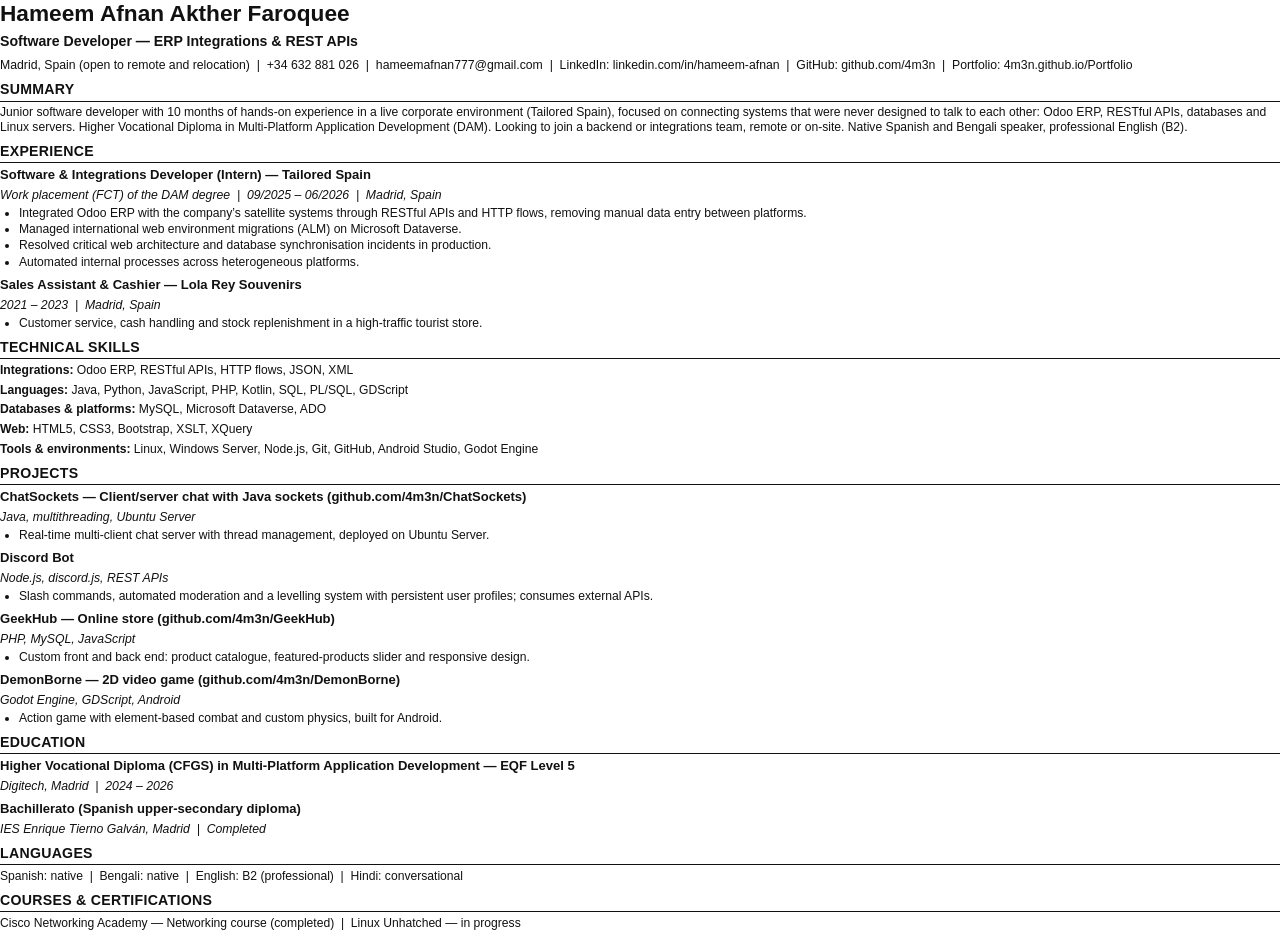
<file: _cv-ats-en-fuente.html>
<!DOCTYPE html>
<html lang="en">
<head>
<meta charset="UTF-8">
<meta name="robots" content="noindex, nofollow">
<title>CV (EN) - Hameem Afnan Akther Faroquee</title>
<style>

  @page { size: A4; margin: 8mm 15mm; }

  * { box-sizing: border-box; margin: 0; }

  body {
    font-family: Arial, Helvetica, sans-serif;
    font-size: 9.1pt;
    line-height: 1.22;
    color: #111111;
    background: #ffffff;
  }

  h1 {
    font-size: 17pt;
    font-weight: 700;
    color: #111111;
  }

  .title {
    margin-top: 1.5mm;
    font-size: 10.6pt;
    font-weight: 700;
  }

  .contact {
    margin-top: 2mm;
    font-size: 9.2pt;
  }
  .contact a { color: #111111; text-decoration: none; }

  h2 {
    margin-top: 2.2mm;
    margin-bottom: 1mm;
    padding-bottom: .5mm;
    border-bottom: 1pt solid #111111;
    font-size: 10.6pt;
    font-weight: 700;
    letter-spacing: .02em;
    text-transform: uppercase;
  }

  p { margin-bottom: 1.3mm; }

  ul { margin: 0 0 1.3mm 5mm; padding: 0; }
  li { margin-bottom: .4mm; }

  .entry { margin-bottom: 2mm; }
  .entry:last-child { margin-bottom: 0; }

  .entry-top {
    font-weight: 700;
    font-size: 9.8pt;
  }

  .entry-sub {
    font-weight: 400;
    font-style: italic;
    font-size: 9.2pt;
    margin-bottom: .8mm;
  }

  .label { font-weight: 700; }

</style>
</head>
<body>

  <h1>Hameem Afnan Akther Faroquee</h1>
  <p class="title">Software Developer &mdash; ERP Integrations &amp; REST APIs</p>
  <p class="contact">
    Madrid, Spain (open to remote and relocation) &nbsp;|&nbsp; +34 632 881 026 &nbsp;|&nbsp;
    <a href="mailto:hameemafnan777@gmail.com">hameemafnan777@gmail.com</a> &nbsp;|&nbsp;
    LinkedIn: linkedin.com/in/hameem-afnan &nbsp;|&nbsp;
    GitHub: github.com/4m3n &nbsp;|&nbsp;
    Portfolio: 4m3n.github.io/Portfolio
  </p>

  <h2>Summary</h2>
  <p>
    Junior software developer with 10 months of hands-on experience in a live corporate environment (Tailored Spain),
    focused on connecting systems that were never designed to talk to each other: Odoo ERP, RESTful APIs, databases
    and Linux servers. Higher Vocational Diploma in Multi-Platform Application Development (DAM). Looking to join a
    backend or integrations team, remote or on-site. Native Spanish and Bengali speaker, professional English (B2).
  </p>

  <h2>Experience</h2>

  <div class="entry">
    <p class="entry-top">Software &amp; Integrations Developer (Intern) &mdash; Tailored Spain</p>
    <p class="entry-sub">Work placement (FCT) of the DAM degree &nbsp;|&nbsp; 09/2025 &ndash; 06/2026 &nbsp;|&nbsp; Madrid, Spain</p>
    <ul>
      <li>Integrated Odoo ERP with the company&rsquo;s satellite systems through RESTful APIs and HTTP flows, removing manual data entry between platforms.</li>
      <li>Managed international web environment migrations (ALM) on Microsoft Dataverse.</li>
      <li>Resolved critical web architecture and database synchronisation incidents in production.</li>
      <li>Automated internal processes across heterogeneous platforms.</li>
    </ul>
  </div>

  <div class="entry">
    <p class="entry-top">Sales Assistant &amp; Cashier &mdash; Lola Rey Souvenirs</p>
    <p class="entry-sub">2021 &ndash; 2023 &nbsp;|&nbsp; Madrid, Spain</p>
    <ul>
      <li>Customer service, cash handling and stock replenishment in a high-traffic tourist store.</li>
    </ul>
  </div>

  <h2>Technical Skills</h2>
  <p><span class="label">Integrations:</span> Odoo ERP, RESTful APIs, HTTP flows, JSON, XML</p>
  <p><span class="label">Languages:</span> Java, Python, JavaScript, PHP, Kotlin, SQL, PL/SQL, GDScript</p>
  <p><span class="label">Databases &amp; platforms:</span> MySQL, Microsoft Dataverse, ADO</p>
  <p><span class="label">Web:</span> HTML5, CSS3, Bootstrap, XSLT, XQuery</p>
  <p><span class="label">Tools &amp; environments:</span> Linux, Windows Server, Node.js, Git, GitHub, Android Studio, Godot Engine</p>

  <h2>Projects</h2>

  <div class="entry">
    <p class="entry-top">ChatSockets &mdash; Client/server chat with Java sockets (github.com/4m3n/ChatSockets)</p>
    <p class="entry-sub">Java, multithreading, Ubuntu Server</p>
    <ul>
      <li>Real-time multi-client chat server with thread management, deployed on Ubuntu Server.</li>
    </ul>
  </div>

  <div class="entry">
    <p class="entry-top">Discord Bot</p>
    <p class="entry-sub">Node.js, discord.js, REST APIs</p>
    <ul>
      <li>Slash commands, automated moderation and a levelling system with persistent user profiles; consumes external APIs.</li>
    </ul>
  </div>

  <div class="entry">
    <p class="entry-top">GeekHub &mdash; Online store (github.com/4m3n/GeekHub)</p>
    <p class="entry-sub">PHP, MySQL, JavaScript</p>
    <ul>
      <li>Custom front and back end: product catalogue, featured-products slider and responsive design.</li>
    </ul>
  </div>

  <div class="entry">
    <p class="entry-top">DemonBorne &mdash; 2D video game (github.com/4m3n/DemonBorne)</p>
    <p class="entry-sub">Godot Engine, GDScript, Android</p>
    <ul>
      <li>Action game with element-based combat and custom physics, built for Android.</li>
    </ul>
  </div>

  <h2>Education</h2>

  <div class="entry">
    <p class="entry-top">Higher Vocational Diploma (CFGS) in Multi-Platform Application Development &mdash; EQF Level 5</p>
    <p class="entry-sub">Digitech, Madrid &nbsp;|&nbsp; 2024 &ndash; 2026</p>
  </div>

  <div class="entry">
    <p class="entry-top">Bachillerato (Spanish upper-secondary diploma)</p>
    <p class="entry-sub">IES Enrique Tierno Galv&aacute;n, Madrid &nbsp;|&nbsp; Completed</p>
  </div>

  <h2>Languages</h2>
  <p>Spanish: native &nbsp;|&nbsp; Bengali: native &nbsp;|&nbsp; English: B2 (professional) &nbsp;|&nbsp; Hindi: conversational</p>

  <h2>Courses &amp; Certifications</h2>
  <p>Cisco Networking Academy &mdash; Networking course (completed) &nbsp;|&nbsp; Linux Unhatched &mdash; in progress</p>

</body>
</html>
</file>
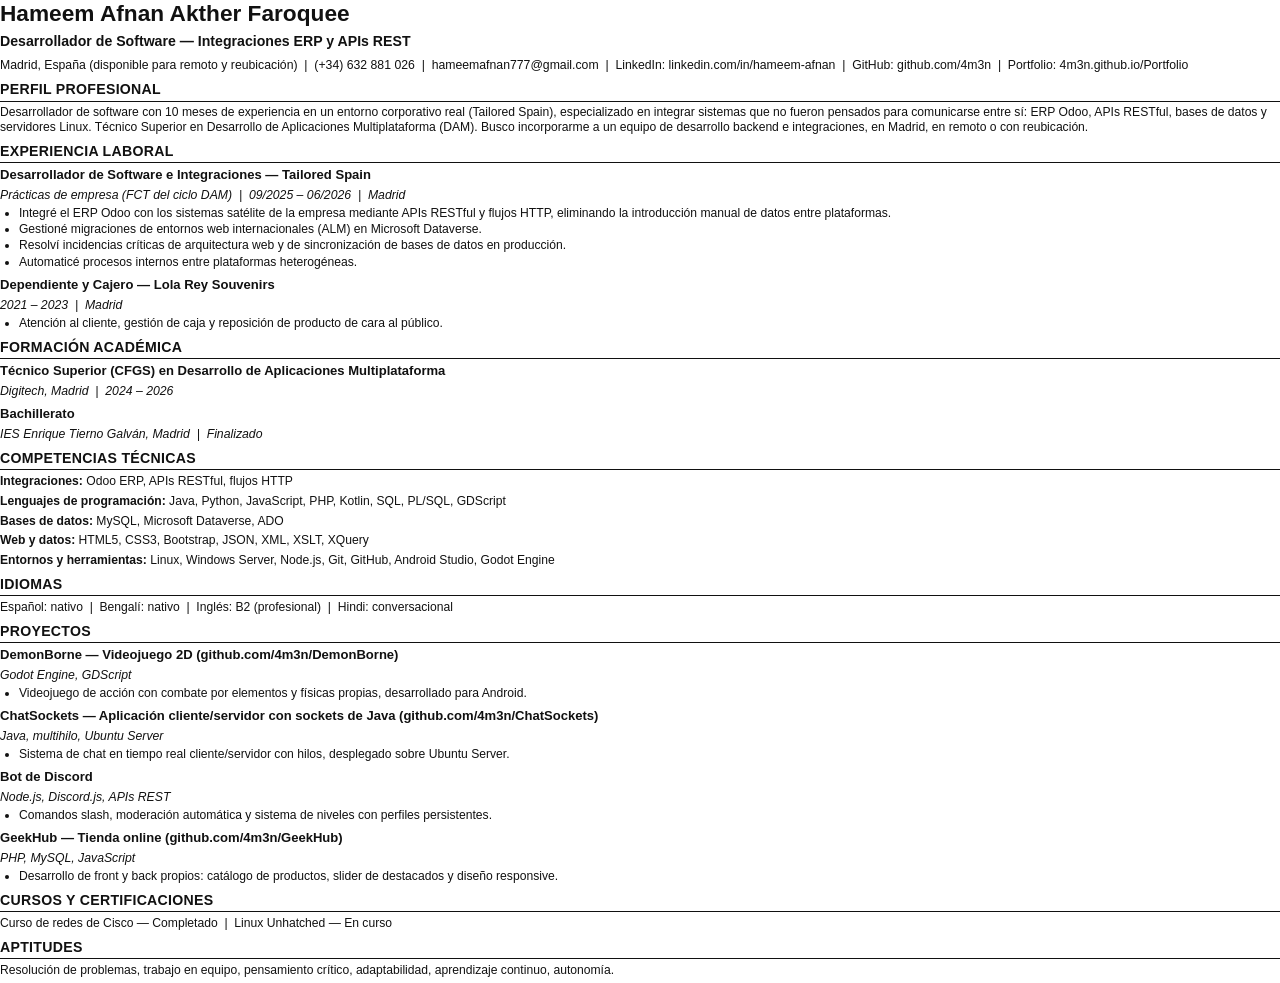
<file: _cv-ats-fuente.html>
<!DOCTYPE html>
<html lang="es">
<head>
<meta charset="UTF-8">
<meta name="robots" content="noindex, nofollow">
<title>CV ATS - Hameem Afnan Akther Faroquee</title>
<style>

  @page { size: A4; margin: 8mm 15mm; }

  * { box-sizing: border-box; margin: 0; }

  body {
    font-family: Arial, Helvetica, sans-serif;
    font-size: 9.1pt;
    line-height: 1.22;
    color: #111111;
    background: #ffffff;
  }

  h1 {
    font-size: 17pt;
    font-weight: 700;
    color: #111111;
  }

  .title {
    margin-top: 1.5mm;
    font-size: 10.6pt;
    font-weight: 700;
  }

  .contact {
    margin-top: 2mm;
    font-size: 9.2pt;
  }
  .contact a { color: #111111; text-decoration: none; }

  h2 {
    margin-top: 2.2mm;
    margin-bottom: 1mm;
    padding-bottom: .5mm;
    border-bottom: 1pt solid #111111;
    font-size: 10.6pt;
    font-weight: 700;
    letter-spacing: .02em;
    text-transform: uppercase;
  }

  p { margin-bottom: 1.3mm; }

  ul { margin: 0 0 1.3mm 5mm; padding: 0; }
  li { margin-bottom: .4mm; }

  .entry { margin-bottom: 2mm; }
  .entry:last-child { margin-bottom: 0; }

  .entry-top {
    font-weight: 700;
    font-size: 9.8pt;
  }

  .entry-sub {
    font-weight: 400;
    font-style: italic;
    font-size: 9.2pt;
    margin-bottom: .8mm;
  }

  .label { font-weight: 700; }

</style>
</head>
<body>

  <h1>Hameem Afnan Akther Faroquee</h1>
  <p class="title">Desarrollador de Software &mdash; Integraciones ERP y APIs REST</p>
  <p class="contact">
    Madrid, España (disponible para remoto y reubicación) &nbsp;|&nbsp; (+34) 632 881 026 &nbsp;|&nbsp;
    <a href="mailto:hameemafnan777@gmail.com">hameemafnan777@gmail.com</a> &nbsp;|&nbsp;
    LinkedIn: linkedin.com/in/hameem-afnan &nbsp;|&nbsp;
    GitHub: github.com/4m3n &nbsp;|&nbsp;
    Portfolio: 4m3n.github.io/Portfolio
  </p>

  <h2>Perfil Profesional</h2>
  <p>
    Desarrollador de software con 10 meses de experiencia en un entorno corporativo real (Tailored Spain),
    especializado en integrar sistemas que no fueron pensados para comunicarse entre sí: ERP Odoo, APIs RESTful,
    bases de datos y servidores Linux. Técnico Superior en Desarrollo de Aplicaciones Multiplataforma (DAM).
    Busco incorporarme a un equipo de desarrollo backend e integraciones, en Madrid, en remoto o con reubicación.
  </p>

  <h2>Experiencia Laboral</h2>

  <div class="entry">
    <p class="entry-top">Desarrollador de Software e Integraciones &mdash; Tailored Spain</p>
    <p class="entry-sub">Prácticas de empresa (FCT del ciclo DAM) &nbsp;|&nbsp; 09/2025 &ndash; 06/2026 &nbsp;|&nbsp; Madrid</p>
    <ul>
      <li>Integré el ERP Odoo con los sistemas satélite de la empresa mediante APIs RESTful y flujos HTTP, eliminando la introducción manual de datos entre plataformas.</li>
      <li>Gestioné migraciones de entornos web internacionales (ALM) en Microsoft Dataverse.</li>
      <li>Resolví incidencias críticas de arquitectura web y de sincronización de bases de datos en producción.</li>
      <li>Automaticé procesos internos entre plataformas heterogéneas.</li>
    </ul>
  </div>

  <div class="entry">
    <p class="entry-top">Dependiente y Cajero &mdash; Lola Rey Souvenirs</p>
    <p class="entry-sub">2021 &ndash; 2023 &nbsp;|&nbsp; Madrid</p>
    <ul>
      <li>Atención al cliente, gestión de caja y reposición de producto de cara al público.</li>
    </ul>
  </div>

  <h2>Formación Académica</h2>

  <div class="entry">
    <p class="entry-top">Técnico Superior (CFGS) en Desarrollo de Aplicaciones Multiplataforma</p>
    <p class="entry-sub">Digitech, Madrid &nbsp;|&nbsp; 2024 &ndash; 2026</p>
  </div>

  <div class="entry">
    <p class="entry-top">Bachillerato</p>
    <p class="entry-sub">IES Enrique Tierno Galván, Madrid &nbsp;|&nbsp; Finalizado</p>
  </div>

  <h2>Competencias Técnicas</h2>
  <p><span class="label">Integraciones:</span> Odoo ERP, APIs RESTful, flujos HTTP</p>
  <p><span class="label">Lenguajes de programación:</span> Java, Python, JavaScript, PHP, Kotlin, SQL, PL/SQL, GDScript</p>
  <p><span class="label">Bases de datos:</span> MySQL, Microsoft Dataverse, ADO</p>
  <p><span class="label">Web y datos:</span> HTML5, CSS3, Bootstrap, JSON, XML, XSLT, XQuery</p>
  <p><span class="label">Entornos y herramientas:</span> Linux, Windows Server, Node.js, Git, GitHub, Android Studio, Godot Engine</p>

  <h2>Idiomas</h2>
  <p>Español: nativo &nbsp;|&nbsp; Bengalí: nativo &nbsp;|&nbsp; Inglés: B2 (profesional) &nbsp;|&nbsp; Hindi: conversacional</p>

  <h2>Proyectos</h2>

  <div class="entry">
    <p class="entry-top">DemonBorne &mdash; Videojuego 2D (github.com/4m3n/DemonBorne)</p>
    <p class="entry-sub">Godot Engine, GDScript</p>
    <ul>
      <li>Videojuego de acción con combate por elementos y físicas propias, desarrollado para Android.</li>
    </ul>
  </div>

  <div class="entry">
    <p class="entry-top">ChatSockets &mdash; Aplicación cliente/servidor con sockets de Java (github.com/4m3n/ChatSockets)</p>
    <p class="entry-sub">Java, multihilo, Ubuntu Server</p>
    <ul>
      <li>Sistema de chat en tiempo real cliente/servidor con hilos, desplegado sobre Ubuntu Server.</li>
    </ul>
  </div>

  <div class="entry">
    <p class="entry-top">Bot de Discord</p>
    <p class="entry-sub">Node.js, Discord.js, APIs REST</p>
    <ul>
      <li>Comandos slash, moderación automática y sistema de niveles con perfiles persistentes.</li>
    </ul>
  </div>

  <div class="entry">
    <p class="entry-top">GeekHub &mdash; Tienda online (github.com/4m3n/GeekHub)</p>
    <p class="entry-sub">PHP, MySQL, JavaScript</p>
    <ul>
      <li>Desarrollo de front y back propios: catálogo de productos, slider de destacados y diseño responsive.</li>
    </ul>
  </div>

  <h2>Cursos y Certificaciones</h2>
  <p>Curso de redes de Cisco &mdash; Completado &nbsp;|&nbsp; Linux Unhatched &mdash; En curso</p>

  <h2>Aptitudes</h2>
  <p>Resolución de problemas, trabajo en equipo, pensamiento crítico, adaptabilidad, aprendizaje continuo, autonomía.</p>

</body>
</html>
</file>
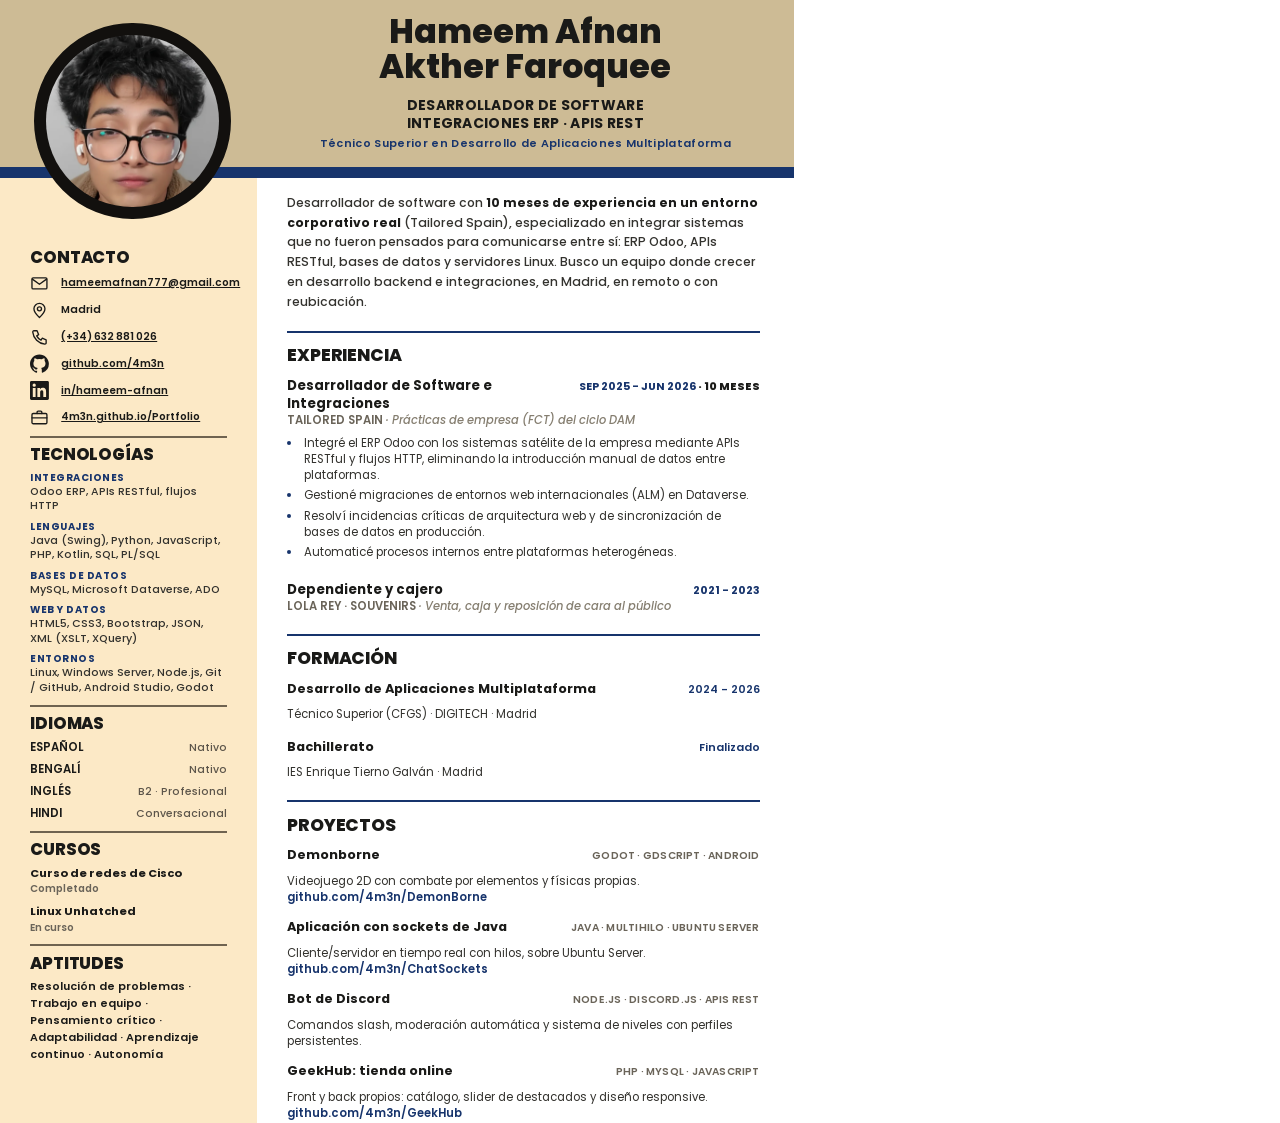
<file: _cv-fuente.html>
<!DOCTYPE html>
<html lang="es">
<head>
<meta charset="UTF-8">
<meta name="robots" content="noindex, nofollow">
<title>CV - Hameem Afnan Akther Faroquee</title>
<link rel="preconnect" href="https://fonts.googleapis.com">
<link rel="preconnect" href="https://fonts.gstatic.com" crossorigin>
<link href="https://fonts.googleapis.com/css2?family=Poppins:wght@400;500;600;700;800&display=swap" rel="stylesheet">
<style>

  @page { size: A4; margin: 0; }

  :root {
    --tan:    #cdbb95;
    --cream:  #fce9c6;
    --navy:   #17346c;
    --ink:    #1a1a18;
    --ink-2:  #33322e;
  }

  * { box-sizing: border-box; margin: 0; }
  ul { padding: 0; list-style: none; }

  body {
    width: 210mm;
    font-family: 'Poppins', 'Segoe UI', Arial, sans-serif;
    font-size: 8.6pt;
    line-height: 1.38;
    color: var(--ink-2);
    background: #fff;
    -webkit-print-color-adjust: exact;
    print-color-adjust: exact;
  }

  .page { position: relative; width: 210mm; height: 297mm; overflow: hidden; }

  .header {
    height: 47mm;
    background: var(--tan);
    border-bottom: 3mm solid var(--navy);
    display: flex; align-items: center; justify-content: center;
    padding: 0 10mm 0 78mm;
    text-align: center;
  }
  .name {
    font-size: 25pt; font-weight: 800; line-height: 1.04;
    color: var(--ink);
  }
  .title {
    margin-top: 3mm;
    font-size: 10.4pt; font-weight: 700; line-height: 1.3;
    letter-spacing: .02em; color: var(--ink);
  }
  .cred {
    margin-top: 1.4mm;
    font-size: 8.2pt; font-weight: 600; line-height: 1.3;
    letter-spacing: .03em; color: var(--navy);
  }

  .photo {
    position: absolute; left: 9mm; top: 6mm;
    width: 52mm; height: 52mm; border-radius: 50%;
    border: 3.2mm solid #12100e;
    overflow: hidden; background: #12100e; z-index: 3;
  }
  .photo img { width: 100%; height: 100%; object-fit: cover; object-position: center 15%; }

  .body { display: grid; grid-template-columns: 68mm 1fr; height: calc(297mm - 50mm); }

  .aside {
    background: var(--cream);
    padding: 19mm 8mm 8mm;
  }
  .main { padding: 4mm 9mm 5mm 8mm; }

  h2 {
    font-size: 13pt; font-weight: 800; color: var(--ink);
    letter-spacing: -.01em; line-height: 1.1;
    margin-bottom: 2mm;
  }
  .aside h2 { font-size: 12.4pt; margin-bottom: 1.7mm; padding-top: 2.2mm; border-top: .6mm solid #6f6350; }
  .aside .block:first-child h2 { padding-top: 0; border-top: 0; }
  .main h2 { padding-top: 3.6mm; margin-bottom: 3mm; border-top: .6mm solid var(--navy); }
  .main .block:first-child h2 { padding-top: 0; border-top: 0; }

  .block { margin-bottom: 2.4mm; }
  .main .block { margin-bottom: 5mm; }
  .block:last-child { margin-bottom: 0; }

  .info { display: grid; gap: 2.1mm; }
  .info div { display: grid; grid-template-columns: 6mm 1fr; align-items: center; gap: 2.2mm; }
  .info svg { width: 5mm; height: 5mm; stroke: var(--ink); fill: none;
              stroke-width: 1.7; stroke-linecap: round; stroke-linejoin: round; }
  .info svg.brand { fill: var(--ink); stroke: none; }
  .info span { font-size: 7.8pt; font-weight: 600; color: var(--ink); }
  .info a { color: var(--ink); text-decoration: underline; }

  .soft { font-size: 8.2pt; font-weight: 600; line-height: 1.55; color: var(--ink); }

  .langs { display: grid; gap: 1.7mm; }
  .langs li {
    list-style: none;
    display: flex; justify-content: space-between; align-items: baseline; gap: 2mm;
    font-size: 8.6pt; font-weight: 600; color: var(--ink);
  }
  .langs b { font-weight: 500; color: #5c554a; font-size: 8pt; }

  .profile {
    font-size: 9.2pt; font-weight: 500; line-height: 1.62;
    color: var(--ink-2);
    margin-bottom: 5mm;
  }
  .profile b { font-weight: 700; color: var(--ink); }

  .edu { display: grid; gap: 4mm; }
  .edu > div { display: grid; grid-template-columns: 1fr auto; gap: 3mm; align-items: baseline; }
  .edu strong { font-size: 9.6pt; font-weight: 700; color: var(--ink); }
  .edu em {
    font-style: normal; font-size: 8.2pt; font-weight: 600; color: var(--navy);
    white-space: nowrap;
  }
  .edu p { grid-column: 1 / -1; margin-top: -.4mm; font-size: 8.6pt; }

  .proj { display: grid; gap: 3.2mm; }
  .proj > div { display: grid; grid-template-columns: 1fr auto; gap: 3mm; align-items: baseline; }
  .proj strong { font-size: 9.6pt; font-weight: 700; color: var(--ink); }
  .proj em {
    font-style: normal; font-size: 7.8pt; font-weight: 600; color: #6a6459;
    white-space: nowrap; letter-spacing: .02em;
  }
  .proj p { grid-column: 1 / -1; margin-top: -.2mm; font-size: 8.6pt; }
  .proj u { text-decoration: none; font-weight: 600; color: var(--navy); }

  .tech { display: grid; gap: 1.5mm; }
  .tech b {
    display: block;
    font-size: 7.4pt; font-weight: 700; color: var(--navy);
    letter-spacing: .05em; text-transform: uppercase;
  }
  .tech span { display: block; font-size: 8.1pt; font-weight: 500; color: var(--ink-2); }

  .certs { display: grid; gap: 1.8mm; }
  .certs li { list-style: none; }
  .certs strong { display: block; font-size: 8.4pt; font-weight: 700; color: var(--ink); }
  .certs em { font-style: normal; font-size: 7.6pt; font-weight: 600; color: #6a6459; }

  .job { margin-bottom: 5.5mm; }
  .job:last-child { margin-bottom: 0; }
  .job__top { display: grid; grid-template-columns: 1fr auto; gap: 3mm; align-items: baseline; }
  .job__role { font-size: 9.8pt; font-weight: 700; color: var(--ink); }
  .job__when { font-size: 8.2pt; font-weight: 700; color: var(--navy); white-space: nowrap; }
  .job__dur { font-weight: 800; color: var(--ink); }
  .job__org { font-size: 8.6pt; font-weight: 600; color: #6a6459; margin-bottom: 1.6mm; }
  .job__kind { font-weight: 500; font-style: italic; color: #857e70; }
  .job ul { padding-left: 3.8mm; list-style: disc; }
  .job li { padding-left: .6mm; margin-bottom: 1.2mm; font-size: 8.7pt; }
  .job li::marker { color: var(--navy); }
</style>
</head>
<body>
<div class="page">

  <div class="photo">
    <img src="./imagenes/mi-cara.webp" alt="Hameem Afnan Akther Faroquee">
  </div>

  <header class="header">
    <div>
      <h1 class="name">Hameem Afnan<br>Akther Faroquee</h1>
      <p class="title">DESARROLLADOR DE SOFTWARE<br>INTEGRACIONES ERP · APIS REST</p>
      <p class="cred">Técnico Superior en Desarrollo de Aplicaciones Multiplataforma</p>
    </div>
  </header>

  <div class="body">

    <aside class="aside">

      <div class="block">
        <h2>CONTACTO</h2>
        <div class="info">
          <div>
            <svg viewBox="0 0 24 24"><rect x="2.5" y="5" width="19" height="14" rx="1.5"/><path d="M3 6.5l9 6.5 9-6.5"/></svg>
            <span><a href="mailto:hameemafnan777@gmail.com">hameemafnan777@gmail.com</a></span>
          </div>
          <div>
            <svg viewBox="0 0 24 24"><path d="M12 21s7-6.2 7-11a7 7 0 1 0-14 0c0 4.8 7 11 7 11z"/><circle cx="12" cy="10" r="2.6"/></svg>
            <span>Madrid</span>
          </div>
          <div>
            <svg viewBox="0 0 24 24"><path d="M5 3.5h4l2 5-2.5 1.5a12 12 0 0 0 5.5 5.5L15.5 13l5 2v4a1.5 1.5 0 0 1-1.7 1.5C10.6 19.6 4.4 13.4 3.5 5.2A1.5 1.5 0 0 1 5 3.5z"/></svg>
            <span><a href="tel:+34632881026">(+34) 632 881 026</a></span>
          </div>
          <div>
            <svg class="brand" viewBox="0 0 24 24"><path d="M12 .5C5.37.5 0 5.87 0 12.5c0 5.3 3.44 9.8 8.2 11.39.6.11.82-.26.82-.58v-2.03c-3.34.73-4.04-1.61-4.04-1.61-.55-1.39-1.34-1.76-1.34-1.76-1.09-.75.08-.73.08-.73 1.2.08 1.84 1.24 1.84 1.24 1.07 1.83 2.81 1.3 3.5.99.11-.78.42-1.3.76-1.6-2.67-.3-5.47-1.33-5.47-5.93 0-1.31.47-2.38 1.24-3.22-.13-.3-.54-1.52.12-3.18 0 0 1.01-.32 3.3 1.23a11.5 11.5 0 0 1 6 0c2.29-1.55 3.3-1.23 3.3-1.23.66 1.66.25 2.88.12 3.18.77.84 1.24 1.91 1.24 3.22 0 4.61-2.8 5.62-5.48 5.92.43.37.81 1.1.81 2.22v3.29c0 .32.21.7.83.58A12 12 0 0 0 24 12.5C24 5.87 18.63.5 12 .5z"/></svg>
            <span><a href="https://github.com/4m3n">github.com/4m3n</a></span>
          </div>
          <div>
            <svg class="brand" viewBox="0 0 24 24"><path d="M20.45 20.45h-3.56v-5.57c0-1.33-.03-3.04-1.85-3.04-1.86 0-2.14 1.45-2.14 2.94v5.67H9.35V9h3.41v1.56h.05a3.74 3.74 0 0 1 3.37-1.85c3.6 0 4.27 2.37 4.27 5.46v6.28zM5.34 7.43a2.07 2.07 0 1 1 0-4.14 2.07 2.07 0 0 1 0 4.14zm1.78 13.02H3.55V9h3.57v11.45zM22.22 0H1.77C.79 0 0 .77 0 1.72v20.56C0 23.23.79 24 1.77 24h20.45c.98 0 1.78-.77 1.78-1.72V1.72C24 .77 23.2 0 22.22 0z"/></svg>
            <span><a href="https://www.linkedin.com/in/hameem-afnan">in/hameem-afnan</a></span>
          </div>
          <div>
            <svg viewBox="0 0 24 24"><rect x="2.5" y="7" width="19" height="13" rx="1.6"/><path d="M9 7V5.2c0-.7.6-1.2 1.3-1.2h3.4c.7 0 1.3.5 1.3 1.2V7M2.5 12.5h19"/></svg>
            <span><a href="https://4m3n.github.io/Portfolio/">4m3n.github.io/Portfolio</a></span>
          </div>
        </div>
      </div>

      <div class="block">
        <h2>TECNOLOGÍAS</h2>
        <div class="tech">
          <div><b>Integraciones</b><span>Odoo ERP, APIs RESTful, flujos HTTP</span></div>
          <div><b>Lenguajes</b><span>Java (Swing), Python, JavaScript, PHP, Kotlin, SQL, PL/SQL</span></div>
          <div><b>Bases de datos</b><span>MySQL, Microsoft Dataverse, ADO</span></div>
          <div><b>Web y datos</b><span>HTML5, CSS3, Bootstrap, JSON, XML (XSLT, XQuery)</span></div>
          <div><b>Entornos</b><span>Linux, Windows Server, Node.js, Git / GitHub, Android Studio, Godot</span></div>
        </div>
      </div>

      <div class="block">
        <h2>IDIOMAS</h2>
        <ul class="langs">
          <li><span>ESPAÑOL</span><b>Nativo</b></li>
          <li><span>BENGALÍ</span><b>Nativo</b></li>
          <li><span>INGLÉS</span><b>B2 · Profesional</b></li>
          <li><span>HINDI</span><b>Conversacional</b></li>
        </ul>
      </div>

      <div class="block">
        <h2>CURSOS</h2>
        <ul class="certs">
          <li><strong>Curso de redes de Cisco</strong><em>Completado</em></li>
          <li><strong>Linux Unhatched</strong><em>En curso</em></li>
        </ul>
      </div>

      <div class="block">
        <h2>APTITUDES</h2>
        <p class="soft">Resolución de problemas · Trabajo en equipo · Pensamiento crítico ·
          Adaptabilidad · Aprendizaje continuo · Autonomía</p>
      </div>

    </aside>

    <main class="main">

      <p class="profile">
        Desarrollador de software con <b>10 meses de experiencia en un entorno corporativo real</b> (Tailored
        Spain), especializado en integrar sistemas que no fueron pensados para comunicarse entre sí: ERP Odoo,
        APIs RESTful, bases de datos y servidores Linux. Busco un equipo donde crecer en desarrollo backend
        e integraciones, en Madrid, en remoto o con reubicación.
      </p>

      <div class="block">
        <h2>EXPERIENCIA</h2>

        <div class="job">
          <div class="job__top">
            <span class="job__role">Desarrollador de Software e Integraciones</span>
            <span class="job__when">SEP 2025 - JUN 2026 <b class="job__dur">· 10 MESES</b></span>
          </div>
          <p class="job__org">TAILORED SPAIN <em class="job__kind">· Prácticas de empresa (FCT) del ciclo DAM</em></p>
          <ul>
            <li>Integré el ERP Odoo con los sistemas satélite de la empresa mediante APIs RESTful y
                flujos HTTP, eliminando la introducción manual de datos entre plataformas.</li>
            <li>Gestioné migraciones de entornos web internacionales (ALM) en Dataverse.</li>
            <li>Resolví incidencias críticas de arquitectura web y de sincronización de bases de datos
                en producción.</li>
            <li>Automaticé procesos internos entre plataformas heterogéneas.</li>
          </ul>
        </div>

        <div class="job">
          <div class="job__top">
            <span class="job__role">Dependiente y cajero</span>
            <span class="job__when">2021 - 2023</span>
          </div>
          <p class="job__org">LOLA REY · SOUVENIRS <em class="job__kind">· Venta, caja y reposición de cara al público</em></p>
        </div>
      </div>

      <div class="block">
        <h2>FORMACIÓN</h2>
        <div class="edu">
          <div>
            <strong>Desarrollo de Aplicaciones Multiplataforma</strong>
            <em>2024 - 2026</em>
            <p>Técnico Superior (CFGS) · DIGITECH · Madrid</p>
          </div>
          <div>
            <strong>Bachillerato</strong>
            <em>Finalizado</em>
            <p>IES Enrique Tierno Galván · Madrid</p>
          </div>
        </div>
      </div>

      <div class="block">
        <h2>PROYECTOS</h2>
        <div class="proj">
          <div>
            <strong>Demonborne</strong>
            <em>GODOT · GDSCRIPT · ANDROID</em>
            <p>Videojuego 2D con combate por elementos y físicas propias. <u>github.com/4m3n/DemonBorne</u></p>
          </div>
          <div>
            <strong>Aplicación con sockets de Java</strong>
            <em>JAVA · MULTIHILO · UBUNTU SERVER</em>
            <p>Cliente/servidor en tiempo real con hilos, sobre Ubuntu Server. <u>github.com/4m3n/ChatSockets</u></p>
          </div>
          <div>
            <strong>Bot de Discord</strong>
            <em>NODE.JS · DISCORD.JS · APIS REST</em>
            <p>Comandos slash, moderación automática y sistema de niveles con perfiles persistentes.</p>
          </div>
          <div>
            <strong>GeekHub: tienda online</strong>
            <em>PHP · MYSQL · JAVASCRIPT</em>
            <p>Front y back propios: catálogo, slider de destacados y diseño responsive. <u>github.com/4m3n/GeekHub</u></p>
          </div>
        </div>
      </div>

    </main>
  </div>

</div>
</body>
</html>
</file>
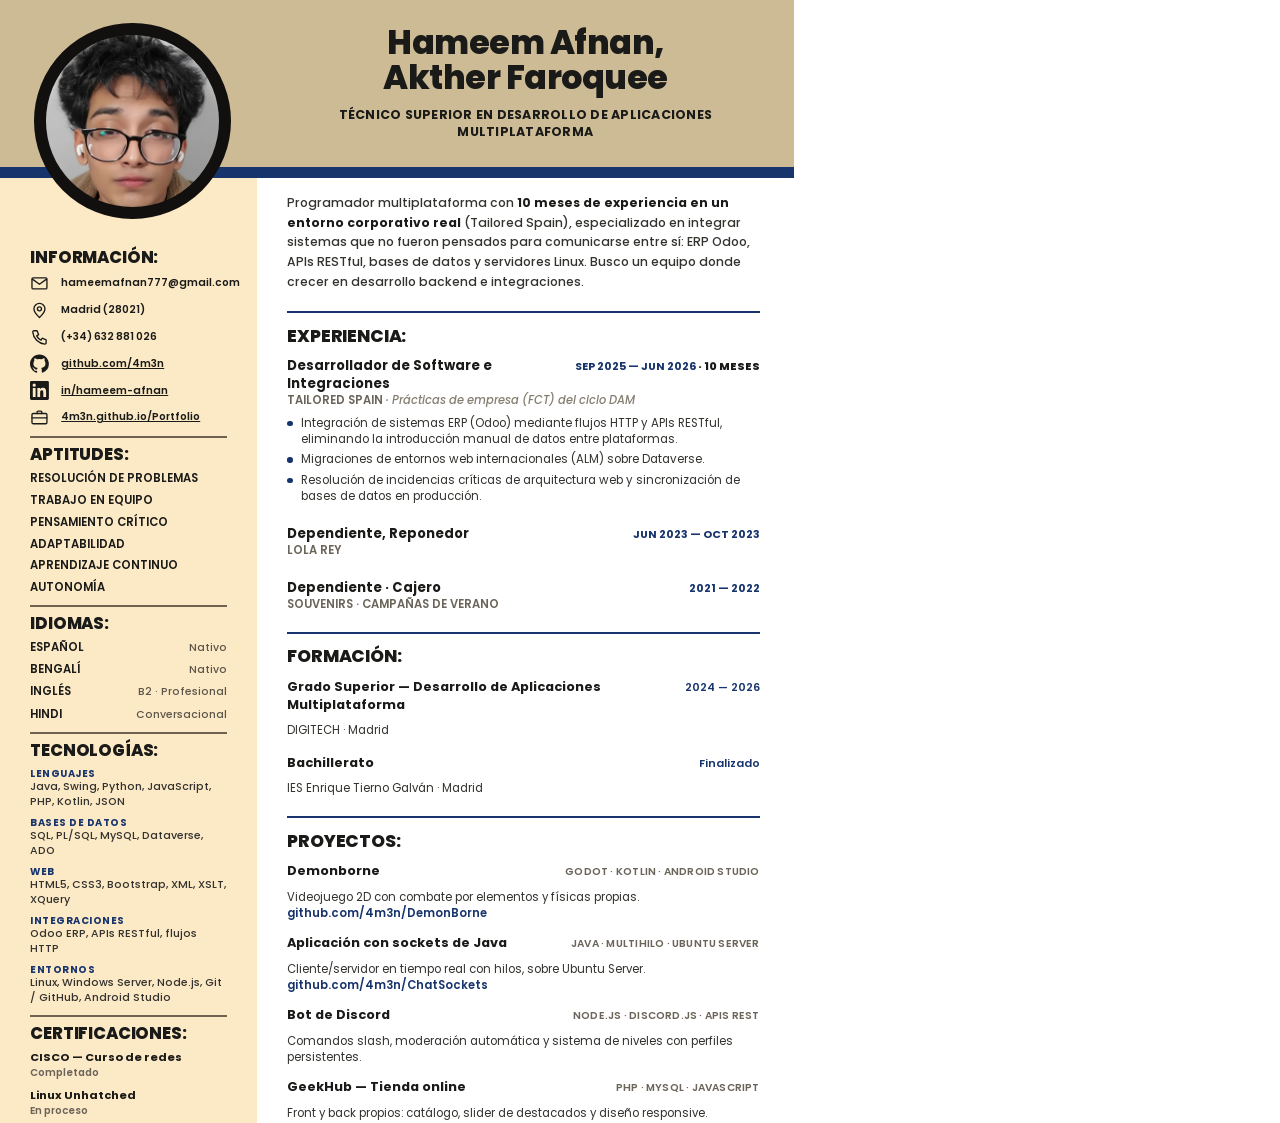
<file: cv.html>
<!DOCTYPE html>
<html lang="es">
<head>
<meta charset="UTF-8">
<title>CV — Hameem Afnan Akther Faroquee</title>
<link rel="preconnect" href="https://fonts.googleapis.com">
<link rel="preconnect" href="https://fonts.gstatic.com" crossorigin>
<link href="https://fonts.googleapis.com/css2?family=Poppins:wght@400;500;600;700;800&display=swap" rel="stylesheet">
<style>
  /* ==========================================================================
     CV — Hameem Afnan Akther Faroquee
     Mismo diseño de siempre (banda tan, franja azul, foto circular, lateral
     crema) con la maquetación rehecha: rejillas alineadas, ritmo constante
     entre secciones y contenido actualizado.

     Para exportar:  Ctrl+P  →  Guardar como PDF  →  A4,
                     márgenes: ninguno, gráficos de fondo: activados.
     ========================================================================== */

  @page { size: A4; margin: 0; }

  :root {
    --tan:    #cdbb95;   /* banda superior    */
    --cream:  #fce9c6;   /* columna izquierda */
    --navy:   #17346c;   /* franja y filetes  */
    --ink:    #1a1a18;
    --ink-2:  #33322e;
  }

  * { box-sizing: border-box; margin: 0; }
  ul { padding: 0; list-style: none; }

  body {
    width: 210mm;
    font-family: 'Poppins', 'Segoe UI', Arial, sans-serif;
    font-size: 8.6pt;
    line-height: 1.38;
    color: var(--ink-2);
    background: #fff;
    -webkit-print-color-adjust: exact;
    print-color-adjust: exact;
  }

  .page { position: relative; width: 210mm; height: 297mm; overflow: hidden; }

  /* ------------------------------------------------------- CABECERA ----- */
  .header {
    position: relative;
    height: 47mm;
    background: var(--tan);
    border-bottom: 3mm solid var(--navy);
    display: flex; align-items: center; justify-content: center;
    padding: 0 10mm 0 78mm;
    text-align: center;
  }
  .name {
    font-size: 25pt; font-weight: 800; line-height: 1.04;
    color: var(--ink); letter-spacing: -.015em;
  }
  .title {
    margin-top: 3mm;
    font-size: 9.4pt; font-weight: 700; line-height: 1.35;
    letter-spacing: .02em; color: var(--ink);
  }

  /* Foto circular con aro, montada sobre la banda y el lateral */
  .photo {
    position: absolute; left: 9mm; top: 6mm;
    width: 52mm; height: 52mm; border-radius: 50%;
    border: 3.2mm solid #12100e;
    overflow: hidden; background: #12100e; z-index: 3;
  }
  .photo img { width: 100%; height: 100%; object-fit: cover; object-position: center 15%; }

  /* --------------------------------------------------------- CUERPO ----- */
  .body { display: grid; grid-template-columns: 68mm 1fr; height: calc(297mm - 50mm); }

  .aside {
    background: var(--cream);
    padding: 19mm 8mm 8mm;   /* aire arriba para la foto que se le monta encima */
  }
  .main { padding: 4mm 9mm 5mm 8mm; }

  /* Titulares de sección */
  h2 {
    font-size: 13pt; font-weight: 800; color: var(--ink);
    letter-spacing: -.01em; line-height: 1.1;
    margin-bottom: 2mm;
  }
  .aside h2 { font-size: 12.4pt; margin-bottom: 1.7mm; padding-top: 2.2mm; border-top: .6mm solid #6f6350; }
  .aside .block:first-child h2 { padding-top: 0; border-top: 0; }
  .main h2 { padding-top: 3.6mm; margin-bottom: 3mm; border-top: .6mm solid var(--navy); }
  .main .block:first-child h2 { padding-top: 0; border-top: 0; }

  .block { margin-bottom: 2.4mm; }
  .main .block { margin-bottom: 5mm; }
  .block:last-child { margin-bottom: 0; }

  /* --------------------------------------------------- INFORMACIÓN ------ */
  .info { display: grid; gap: 2.1mm; }
  .info div { display: grid; grid-template-columns: 6mm 1fr; align-items: center; gap: 2.2mm; }
  .info svg { width: 5mm; height: 5mm; stroke: var(--ink); fill: none;
              stroke-width: 1.7; stroke-linecap: round; stroke-linejoin: round; }
  .info svg.brand { fill: var(--ink); stroke: none; }
  .info span { font-size: 7.8pt; font-weight: 600; color: var(--ink); }
  .info a { color: var(--ink); text-decoration: underline; }

  /* ------------------------------------------------------ APTITUDES ----- */
  .skills { display: grid; gap: 1.6mm; }
  .skills li { list-style: none; font-size: 8.6pt; font-weight: 600; color: var(--ink); }

  /* -------------------------------------------------------- IDIOMAS ----- */
  .langs { display: grid; gap: 1.7mm; }
  .langs li {
    list-style: none;
    display: flex; justify-content: space-between; align-items: baseline; gap: 2mm;
    font-size: 8.6pt; font-weight: 600; color: var(--ink);
  }
  .langs b { font-weight: 500; color: #5c554a; font-size: 8pt; }

  /* --------------------------------------------------------- PERFIL ----- */
  .profile {
    font-size: 9.2pt; font-weight: 500; line-height: 1.62;
    color: var(--ink-2);
    margin-bottom: 5mm;
  }
  .profile b { font-weight: 700; color: var(--ink); }

  /* ------------------------------------------------------ FORMACIÓN ----- */
  .edu { display: grid; gap: 4mm; }
  .edu > div { display: grid; grid-template-columns: 1fr auto; gap: 3mm; align-items: baseline; }
  .edu strong { font-size: 9.6pt; font-weight: 700; color: var(--ink); }
  .edu em {
    font-style: normal; font-size: 8.2pt; font-weight: 600; color: var(--navy);
    white-space: nowrap;
  }
  .edu p { grid-column: 1 / -1; margin-top: -.4mm; font-size: 8.6pt; }

  /* ------------------------------------------------------ PROYECTOS ----- */
  .proj { display: grid; gap: 3.2mm; }
  .proj > div { display: grid; grid-template-columns: 1fr auto; gap: 3mm; align-items: baseline; }
  .proj strong { font-size: 9.6pt; font-weight: 700; color: var(--ink); }
  .proj em {
    font-style: normal; font-size: 7.8pt; font-weight: 600; color: #6a6459;
    white-space: nowrap; letter-spacing: .02em;
  }
  .proj p { grid-column: 1 / -1; margin-top: -.2mm; font-size: 8.6pt; }
  .proj u { text-decoration: none; font-weight: 600; color: var(--navy); }

  /* ------------------------------- COMPETENCIAS TÉC. (columna izq.) ----- */
  .tech { display: grid; gap: 1.5mm; }
  .tech b {
    display: block;
    font-size: 7.4pt; font-weight: 700; color: var(--navy);
    letter-spacing: .05em; text-transform: uppercase;
  }
  .tech span { display: block; font-size: 8.1pt; font-weight: 500; color: var(--ink-2); }

  /* ------------------------------- CERTIFICACIONES (columna izq.) ------ */
  .certs { display: grid; gap: 1.8mm; }
  .certs li { list-style: none; }
  .certs strong { display: block; font-size: 8.4pt; font-weight: 700; color: var(--ink); }
  .certs em { font-style: normal; font-size: 7.6pt; font-weight: 600; color: #6a6459; }

  /* ----------------------------------------------------- EXPERIENCIA ---- */
  .job { margin-bottom: 5.5mm; }
  .job:last-child { margin-bottom: 0; }
  .job__top { display: grid; grid-template-columns: 1fr auto; gap: 3mm; align-items: baseline; }
  .job__role { font-size: 9.8pt; font-weight: 700; color: var(--ink); }
  .job__when { font-size: 8.2pt; font-weight: 700; color: var(--navy); white-space: nowrap; }
  .job__dur { font-weight: 800; color: var(--ink); }
  .job__org { font-size: 8.6pt; font-weight: 600; color: #6a6459; margin-bottom: 1.6mm; }
  .job__kind { font-weight: 500; font-style: italic; color: #857e70; }
  .job ul { padding: 0; list-style: none; }
  .job li { position: relative; padding-left: 3.6mm; margin-bottom: 1.2mm; font-size: 8.7pt; }
  .job li::before {
    content: ''; position: absolute; left: 0; top: 1.6mm;
    width: 1.4mm; height: 1.4mm; border-radius: 50%; background: var(--navy);
  }
</style>
</head>
<body>
<div class="page">

  <!-- ====================================================== CABECERA ==== -->
  <div class="photo">
    <img src="./imagenes/mi-cara.webp" alt="Hameem Afnan Akther Faroquee">
  </div>

  <header class="header">
    <div>
      <h1 class="name">Hameem Afnan,<br>Akther Faroquee</h1>
      <p class="title">TÉCNICO SUPERIOR EN DESARROLLO DE APLICACIONES<br>MULTIPLATAFORMA</p>
    </div>
  </header>

  <div class="body">

    <!-- ================================================ COLUMNA IZQ. ==== -->
    <aside class="aside">

      <div class="block">
        <h2>INFORMACIÓN:</h2>
        <div class="info">
          <div>
            <svg viewBox="0 0 24 24"><rect x="2.5" y="5" width="19" height="14" rx="1.5"/><path d="M3 6.5l9 6.5 9-6.5"/></svg>
            <span>hameemafnan777@gmail.com</span>
          </div>
          <div>
            <svg viewBox="0 0 24 24"><path d="M12 21s7-6.2 7-11a7 7 0 1 0-14 0c0 4.8 7 11 7 11z"/><circle cx="12" cy="10" r="2.6"/></svg>
            <span>Madrid (28021)</span>
          </div>
          <div>
            <svg viewBox="0 0 24 24"><path d="M5 3.5h4l2 5-2.5 1.5a12 12 0 0 0 5.5 5.5L15.5 13l5 2v4a1.5 1.5 0 0 1-1.7 1.5C10.6 19.6 4.4 13.4 3.5 5.2A1.5 1.5 0 0 1 5 3.5z"/></svg>
            <span>(+34) 632 881 026</span>
          </div>
          <div>
            <svg class="brand" viewBox="0 0 24 24"><path d="M12 .5C5.37.5 0 5.87 0 12.5c0 5.3 3.44 9.8 8.2 11.39.6.11.82-.26.82-.58v-2.03c-3.34.73-4.04-1.61-4.04-1.61-.55-1.39-1.34-1.76-1.34-1.76-1.09-.75.08-.73.08-.73 1.2.08 1.84 1.24 1.84 1.24 1.07 1.83 2.81 1.3 3.5.99.11-.78.42-1.3.76-1.6-2.67-.3-5.47-1.33-5.47-5.93 0-1.31.47-2.38 1.24-3.22-.13-.3-.54-1.52.12-3.18 0 0 1.01-.32 3.3 1.23a11.5 11.5 0 0 1 6 0c2.29-1.55 3.3-1.23 3.3-1.23.66 1.66.25 2.88.12 3.18.77.84 1.24 1.91 1.24 3.22 0 4.61-2.8 5.62-5.48 5.92.43.37.81 1.1.81 2.22v3.29c0 .32.21.7.83.58A12 12 0 0 0 24 12.5C24 5.87 18.63.5 12 .5z"/></svg>
            <span><a href="https://github.com/4m3n">github.com/4m3n</a></span>
          </div>
          <div>
            <svg class="brand" viewBox="0 0 24 24"><path d="M20.45 20.45h-3.56v-5.57c0-1.33-.03-3.04-1.85-3.04-1.86 0-2.14 1.45-2.14 2.94v5.67H9.35V9h3.41v1.56h.05a3.74 3.74 0 0 1 3.37-1.85c3.6 0 4.27 2.37 4.27 5.46v6.28zM5.34 7.43a2.07 2.07 0 1 1 0-4.14 2.07 2.07 0 0 1 0 4.14zm1.78 13.02H3.55V9h3.57v11.45zM22.22 0H1.77C.79 0 0 .77 0 1.72v20.56C0 23.23.79 24 1.77 24h20.45c.98 0 1.78-.77 1.78-1.72V1.72C24 .77 23.2 0 22.22 0z"/></svg>
            <span><a href="https://www.linkedin.com/in/hameem-afnan">in/hameem-afnan</a></span>
          </div>
          <div>
            <svg viewBox="0 0 24 24"><rect x="2.5" y="7" width="19" height="13" rx="1.6"/><path d="M9 7V5.2c0-.7.6-1.2 1.3-1.2h3.4c.7 0 1.3.5 1.3 1.2V7M2.5 12.5h19"/></svg>
            <span><a href="https://4m3n.github.io/Portfolio/">4m3n.github.io/Portfolio</a></span>
          </div>
        </div>
      </div>

      <div class="block">
        <h2>APTITUDES:</h2>
        <ul class="skills">
          <li>RESOLUCIÓN DE PROBLEMAS</li>
          <li>TRABAJO EN EQUIPO</li>
          <li>PENSAMIENTO CRÍTICO</li>
          <li>ADAPTABILIDAD</li>
          <li>APRENDIZAJE CONTINUO</li>
          <li>AUTONOMÍA</li>
        </ul>
      </div>

      <div class="block">
        <h2>IDIOMAS:</h2>
        <ul class="langs">
          <li><span>ESPAÑOL</span><b>Nativo</b></li>
          <li><span>BENGALÍ</span><b>Nativo</b></li>
          <li><span>INGLÉS</span><b>B2 · Profesional</b></li>
          <li><span>HINDI</span><b>Conversacional</b></li>
        </ul>
      </div>

      <div class="block">
        <h2>TECNOLOGÍAS:</h2>
        <div class="tech">
          <div><b>Lenguajes</b><span>Java, Swing, Python, JavaScript, PHP, Kotlin, JSON</span></div>
          <div><b>Bases de datos</b><span>SQL, PL/SQL, MySQL, Dataverse, ADO</span></div>
          <div><b>Web</b><span>HTML5, CSS3, Bootstrap, XML, XSLT, XQuery</span></div>
          <div><b>Integraciones</b><span>Odoo ERP, APIs RESTful, flujos HTTP</span></div>
          <div><b>Entornos</b><span>Linux, Windows Server, Node.js, Git / GitHub, Android Studio</span></div>
        </div>
      </div>

      <div class="block">
        <h2>CERTIFICACIONES:</h2>
        <ul class="certs">
          <li><strong>CISCO — Curso de redes</strong><em>Completado</em></li>
          <li><strong>Linux Unhatched</strong><em>En proceso</em></li>
        </ul>
      </div>

    </aside>

    <!-- ================================================ COLUMNA DCHA. === -->
    <main class="main">

      <p class="profile">
        Programador multiplataforma con <b>10 meses de experiencia en un entorno corporativo real</b> (Tailored
        Spain), especializado en integrar sistemas que no fueron pensados para comunicarse entre sí: ERP Odoo,
        APIs RESTful, bases de datos y servidores Linux. Busco un equipo donde crecer en desarrollo backend
        e integraciones.
      </p>

      <div class="block">
        <h2>EXPERIENCIA:</h2>

        <div class="job">
          <div class="job__top">
            <span class="job__role">Desarrollador de Software e Integraciones</span>
            <span class="job__when">SEP 2025 — JUN 2026 <b class="job__dur">· 10 MESES</b></span>
          </div>
          <p class="job__org">TAILORED SPAIN <em class="job__kind">· Prácticas de empresa (FCT) del ciclo DAM</em></p>
          <ul>
            <li>Integración de sistemas ERP (Odoo) mediante flujos HTTP y APIs RESTful, eliminando la
                introducción manual de datos entre plataformas.</li>
            <li>Migraciones de entornos web internacionales (ALM) sobre Dataverse.</li>
            <li>Resolución de incidencias críticas de arquitectura web y sincronización de bases de datos
                en producción.</li>
          </ul>
        </div>

        <div class="job">
          <div class="job__top">
            <span class="job__role">Dependiente, Reponedor</span>
            <span class="job__when">JUN 2023 — OCT 2023</span>
          </div>
          <p class="job__org">LOLA REY</p>
        </div>

        <div class="job">
          <div class="job__top">
            <span class="job__role">Dependiente · Cajero</span>
            <span class="job__when">2021 — 2022</span>
          </div>
          <p class="job__org">SOUVENIRS · CAMPAÑAS DE VERANO</p>
        </div>
      </div>

      <div class="block">
        <h2>FORMACIÓN:</h2>
        <div class="edu">
          <div>
            <strong>Grado Superior — Desarrollo de Aplicaciones Multiplataforma</strong>
            <em>2024 — 2026</em>
            <p>DIGITECH · Madrid</p>
          </div>
          <div>
            <strong>Bachillerato</strong>
            <em>Finalizado</em>
            <p>IES Enrique Tierno Galván · Madrid</p>
          </div>
        </div>
      </div>

      <div class="block">
        <h2>PROYECTOS:</h2>
        <div class="proj">
          <div>
            <strong>Demonborne</strong>
            <em>GODOT · KOTLIN · ANDROID STUDIO</em>
            <p>Videojuego 2D con combate por elementos y físicas propias. <u>github.com/4m3n/DemonBorne</u></p>
          </div>
          <div>
            <strong>Aplicación con sockets de Java</strong>
            <em>JAVA · MULTIHILO · UBUNTU SERVER</em>
            <p>Cliente/servidor en tiempo real con hilos, sobre Ubuntu Server. <u>github.com/4m3n/ChatSockets</u></p>
          </div>
          <div>
            <strong>Bot de Discord</strong>
            <em>NODE.JS · DISCORD.JS · APIS REST</em>
            <p>Comandos slash, moderación automática y sistema de niveles con perfiles persistentes.</p>
          </div>
          <div>
            <strong>GeekHub — Tienda online</strong>
            <em>PHP · MYSQL · JAVASCRIPT</em>
            <p>Front y back propios: catálogo, slider de destacados y diseño responsive.</p>
          </div>
        </div>
      </div>

    </main>
  </div>

</div>
</body>
</html>
</file>
<file: MiPagina.css>
:root {
  --ink:        #14120f;  --ink-rgb:   20 18 15;
  --ink-2:      #1b1815;
  --ink-3:      #23201c;  --ink-3-rgb: 35 32 28;
  --deep:       #0d0b09;  --deep-rgb:  13 11 9;
  --bg-1:       #221d18;
  --bg-2:       #16130f;

  --paper:      #f4f1e8;  --paper-rgb: 244 241 232;
  --paper-2:    #ded8c8;
  --paper-3:    #9b968a;
  --ink-line:   rgb(var(--paper-rgb) / 0.14);
  --ink-line-2: rgb(var(--paper-rgb) / 0.28);

  --rose:       #e0234f;  --rose-rgb:  224 35 79;
  --rose-deep:  #a50f36;
  --on-rose:    #fff;     --on-rose-rgb: 255 255 255;
  --aqua:       #33d4c4;  --aqua-rgb:  51 212 196;
  --aqua-deep:  #157f79;
  --gold:       #e6b23c;

  --thumb:      #3b3630;
  --glow:       0.5;
  --grain:      0.05;
  --motes:      1;

  --display: 'Bodoni Moda', 'Didot', 'Times New Roman', serif;
  --body:    'EB Garamond', Georgia, 'Times New Roman', serif;
  --label:   'Barlow Condensed', 'Arial Narrow', sans-serif;

  --wrap: 1200px;
  --pad:  clamp(1.1rem, 4vw, 3.4rem);
  --ease: cubic-bezier(0.2, 0.7, 0.3, 1);
  --snap: cubic-bezier(0.7, 0, 0.2, 1);
  --pop:  cubic-bezier(0.2, 1.35, 0.4, 1);
}

:root[data-theme="vitela"] {
  --ink:        #efe5cf;  --ink-rgb:   239 229 207;
  --ink-2:      #e8dcc2;
  --ink-3:      #e2d4b6;  --ink-3-rgb: 226 212 182;
  --deep:       #e3d3b2;  --deep-rgb:  227 211 178;
  --bg-1:       #f8f0de;
  --bg-2:       #efe4cb;
  --paper:      #2a1d14;  --paper-rgb: 42 29 20;
  --paper-2:    #4b3a2c;
  --paper-3:    #7a6653;
  --rose:       #b83a1e;  --rose-rgb:  184 58 30;
  --rose-deep:  #e07a5c;
  --on-rose:    #fbf3e2;  --on-rose-rgb: 251 243 226;
  --aqua:       #1f4e9a;  --aqua-rgb:  31 78 154;
  --aqua-deep:  #5b82c9;
  --gold:       #a87a22;
  --thumb:      #cdbb96;
  --glow:       0.3;
  --grain:      0.08;
  --motes:      0.55;
}

:root[data-theme="lapis"] {
  --ink:        #0e1430;  --ink-rgb:   14 20 48;
  --ink-2:      #121a3b;
  --ink-3:      #18224a;  --ink-3-rgb: 24 34 74;
  --deep:       #080c1f;  --deep-rgb:  8 12 31;
  --bg-1:       #1d2a5e;
  --bg-2:       #0f1636;
  --paper:      #f3ead3;  --paper-rgb: 243 234 211;
  --paper-2:    #d9cdb0;
  --paper-3:    #9a927f;
  --rose:       #e2ac3f;  --rose-rgb:  226 172 63;
  --rose-deep:  #8a5f12;
  --on-rose:    #1a1206;  --on-rose-rgb: 26 18 6;
  --aqua:       #ec6a45;  --aqua-rgb:  236 106 69;
  --aqua-deep:  #a93f22;
  --gold:       #f0c860;
  --thumb:      #26336a;
}

:root[data-theme="verdaccio"] {
  --ink:        #151811;  --ink-rgb:   21 24 17;
  --ink-2:      #1a1e15;
  --ink-3:      #22271b;  --ink-3-rgb: 34 39 27;
  --deep:       #0c0e09;  --deep-rgb:  12 14 9;
  --bg-1:       #272c1d;
  --bg-2:       #181b13;
  --paper:      #efe3c8;  --paper-rgb: 239 227 200;
  --paper-2:    #d6c8a6;
  --paper-3:    #968c75;
  --rose:       #c2502f;  --rose-rgb:  194 80 47;
  --rose-deep:  #8f3520;
  --on-rose:    #fff6e8;  --on-rose-rgb: 255 246 232;
  --aqua:       #86b995;  --aqua-rgb:  134 185 149;
  --aqua-deep:  #3f7552;
  --gold:       #d8a84a;
  --thumb:      #343a28;
}

*, *::before, *::after { box-sizing: border-box; }

.svg-defs { position: absolute; width: 0; height: 0; overflow: hidden; }

html {
  scroll-behavior: smooth;
  scroll-padding-top: 92px;
  -webkit-text-size-adjust: 100%;
}

body {
  margin: 0;
  min-height: 100vh;
  background: var(--ink);
  color: rgb(var(--paper-rgb) / 0.76);
  font-family: var(--body);
  font-size: clamp(1.165rem, 0.536vw + 1.03rem, 1.299rem);
  line-height: 1.68;
  overflow-x: hidden;
  -webkit-font-smoothing: antialiased;
}

img { max-width: 100%; display: block; height: auto; }
a { color: inherit; text-decoration: none; }
h1, h2, h3, h4 { margin: 0; font-family: var(--display); color: var(--paper); font-weight: 700; line-height: 1.1; }
p { margin: 0 0 1rem; }
ul, ol, dl { margin: 0; padding: 0; list-style: none; }

::selection { background: var(--rose); color: var(--on-rose); }
:focus-visible { outline: 2px solid var(--aqua); outline-offset: 3px; }

.skip {
  position: fixed; top: -100px; left: 1rem; z-index: 999;
  background: var(--rose); color: var(--on-rose); padding: 0.6rem 1rem;
  font-family: var(--label); letter-spacing: 0.16em; text-transform: uppercase;
  transition: top 0.25s var(--ease);
}
.skip:focus { top: 1rem; }

::-webkit-scrollbar { width: 10px; }
::-webkit-scrollbar-track { background: var(--deep); }
::-webkit-scrollbar-thumb { background: var(--thumb); border: 2px solid var(--deep); }
::-webkit-scrollbar-thumb:hover { background: var(--rose); }

.stripe {
  position: relative;
  display: inline-block;
  isolation: isolate;
  line-height: 1.06;
  padding: 0.06em 0.5em 0.2em;
  color: var(--ink);
}
.stripe::before {
  content: '';
  position: absolute; inset: 0.02em -0.2em 0;
  background: var(--paper);
  filter: url(#fx-torn);
  z-index: -1;
}
.stripe--rose { color: var(--on-rose); }
.stripe--rose::before { background: var(--rose); filter: url(#fx-torn-sm); }
.stripe--paper::before { background: var(--paper); }

.skewpill {
  position: relative; isolation: isolate;
  display: inline-block;
  padding: 0.14rem 0.8rem;
  color: var(--ink);
  font-family: var(--label); font-size: 0.951rem; font-weight: 600;
  letter-spacing: 0.14em; text-transform: uppercase;
}
.skewpill::before {
  content: ''; position: absolute; inset: 0;
  background: var(--paper); transform: skewX(-14deg); z-index: -1;
}

#bg-canvas {
  position: fixed; inset: 0; z-index: -5;
  width: 100%; height: 100%; display: block;
  background: radial-gradient(120% 80% at 50% 0%, var(--bg-1) 0%, var(--bg-2) 45%, var(--deep) 100%);
}

.fx-strokes { position: fixed; inset: 0; z-index: -4; pointer-events: none; overflow: hidden; }
.stroke {
  position: absolute;
  width: 130vmax; height: 60vmax;
  opacity: var(--glow);
}
.stroke--rose {
  top: -26vmax; left: -30vmax;
  background: radial-gradient(closest-side, rgb(var(--rose-rgb) / 0.34), transparent 70%);
  transform: rotate(-19deg);
}
.stroke--aqua {
  bottom: -22vmax; right: -40vmax;
  background: radial-gradient(closest-side, rgb(var(--aqua-rgb) / 0.22), transparent 70%);
  transform: rotate(-13deg);
}

.fx-lines {
  position: fixed; inset: -20%; z-index: -3; pointer-events: none;
  background-image: repeating-linear-gradient(
    -22deg,
    rgb(var(--paper-rgb) / 0.028) 0 1px,
    transparent 1px 140px
  );
}

.fx-grain {
  position: fixed; inset: -8%; z-index: -2; pointer-events: none;
  opacity: var(--grain);
  background-image: url("data:image/svg+xml,%3Csvg xmlns='http://www.w3.org/2000/svg' width='300' height='300'%3E%3Cfilter id='n'%3E%3CfeTurbulence type='fractalNoise' baseFrequency='0.9' numOctaves='4' stitchTiles='stitch'/%3E%3C/filter%3E%3Crect width='100%25' height='100%25' filter='url(%23n)'/%3E%3C/svg%3E");
  animation: grain 5s steps(6) infinite;
}
@keyframes grain {
  0%   { transform: translate(0, 0); }
  25%  { transform: translate(-2%, 2%); }
  50%  { transform: translate(2%, -2%); }
  75%  { transform: translate(-1%, -2%); }
  100% { transform: translate(0, 0); }
}

.progress {
  position: fixed; top: 0; left: 0; right: 0; height: 2px; z-index: 60;
  background: rgb(var(--paper-rgb) / 0.06);
}
.progress span {
  display: block; height: 100%; width: 100%;
  background: linear-gradient(90deg, var(--rose), var(--aqua));
  transform: scaleX(0); transform-origin: left center;
  will-change: transform;
}

.gate { display: none; }
.js .gate {
  display: grid;
  position: fixed; inset: 0; z-index: 200;
  place-items: center;
  overflow: hidden;
}
.gate.is-gone { visibility: hidden; pointer-events: none; transition: visibility 0s linear 1s; }

.gate__half {
  position: absolute; inset: 0;
  background: var(--deep);
  transition: transform 0.62s var(--snap) 0.24s;
}
.gate__half--a { clip-path: polygon(0 0, 100% 0, 100% 36.5%, 0 64.5%); }
.gate__half--b { clip-path: polygon(0 63.5%, 100% 35.5%, 100% 100%, 0 100%); }
.gate.is-gone .gate__half--a { transform: translate(-6%, -100%); }
.gate.is-gone .gate__half--b { transform: translate(6%, 100%); }

.gate__slash {
  position: absolute; left: 50%; top: 50%; z-index: 2;
  width: 160vmax; height: 3px; margin: -1.5px 0 0 -80vmax;
  background: var(--rose);
  box-shadow: 0 0 18px 2px rgb(var(--rose-rgb) / 0.6);
  transform: rotate(var(--slash, -14deg));
  clip-path: inset(-20px 100% -20px 0);
}
.gate.is-gone .gate__slash { animation: slash 0.5s var(--snap) forwards; }
@keyframes slash {
  0%   { clip-path: inset(-20px 100% -20px 0); opacity: 1; }
  52%  { clip-path: inset(-20px -20px -20px -20px); opacity: 1; }
  100% { clip-path: inset(-20px -20px -20px -20px); opacity: 0; }
}

.gate__stage {
  position: relative; z-index: 3;
  display: grid; justify-items: center; gap: 1.1rem;
  transition: opacity 0.3s var(--ease) 0.16s, transform 0.55s var(--snap) 0.1s;
}
.gate.is-gone .gate__stage { opacity: 0; transform: scale(1.25); }
.gate__cap {
  margin: 0; padding-left: 0.5em;
  font-family: var(--label); font-size: 0.95rem; font-weight: 600;
  letter-spacing: 0.5em; color: rgb(var(--paper-rgb) / 0.6);
  opacity: 0;
  animation: pop 0.7s 0.35s var(--ease) forwards;
}

.gate__mark { position: relative; display: grid; place-items: center; }
.gate__mark svg { overflow: visible; }
.r-out, .r-mid {
  fill: none; stroke: var(--paper); stroke-width: 1; opacity: 0.55;
  transform-origin: 100px 100px;
}
.r-out { stroke-dasharray: 3 9; animation: spin 12s linear infinite; }
.r-mid { stroke: var(--rose); opacity: 0.8; stroke-dasharray: 220 320; animation: spin 5s linear infinite reverse; }
.r-ticks path { stroke: var(--paper); stroke-width: 1.4; opacity: 0.5; }
@keyframes spin { to { transform: rotate(360deg); } }

.gate__letter {
  position: absolute;
  font-family: var(--display); font-style: italic; font-weight: 900;
  font-size: 3.57rem; color: var(--paper);
  opacity: 0;
  animation: pop 0.7s 0.2s var(--ease) forwards;
}
@keyframes pop {
  from { opacity: 0; transform: scale(0.86); }
  to   { opacity: 1; transform: none; }
}

.wipe { position: fixed; inset: 0; z-index: 250; overflow: hidden; }
.wipe__band {
  position: absolute; top: -10%; left: -70vw;
  width: 240vw; height: 120%;
  transform: translateX(-100%) skewX(-18deg);
  will-change: transform;
}
.wipe__band--rose  { background: var(--rose); }
.wipe__band--paper { background: var(--paper); }
.wipe__band--ink {
  background:
    repeating-linear-gradient(-22deg, rgb(var(--paper-rgb) / 0.035) 0 1px, transparent 1px 110px),
    var(--deep);
}

.wipe__card {
  position: absolute; inset: 0; z-index: 4;
  display: grid; place-content: center; justify-items: center;
  padding: 0 var(--pad);
  text-align: center;
  opacity: 0;
}
.wipe__ring {
  position: absolute; left: 50%; top: 50%;
  width: min(72vmin, 540px); height: auto;
  translate: -50% -50%;
  overflow: visible;
}
.wipe__ring circle, .wipe__ring path { fill: none; stroke: rgb(var(--paper-rgb) / 0.18); stroke-width: 0.7; }
.wipe__ring .wipe__ring-in { stroke: var(--rose); stroke-width: 1.4; stroke-dasharray: 150 290; opacity: 0.8; }

.wipe__flavor {
  position: relative;
  padding-left: 0.5em;
  font-family: var(--label); font-size: clamp(0.9rem, 1.7vw, 1.15rem); font-weight: 600;
  letter-spacing: 0.5em; text-transform: uppercase;
  color: transparent;
  -webkit-text-stroke: 0.8px rgb(var(--paper-rgb) / 0.9);
}
.wipe__num {
  position: relative;
  font-family: var(--display); font-style: italic; font-weight: 900;
  font-size: clamp(6rem, 22vw, 13rem); line-height: 0.82;
  color: var(--paper);
}
.wipe__title {
  position: relative;
  margin-top: 0.25em;
  font-family: var(--display); font-weight: 800;
  font-size: clamp(1.8rem, 5vw, 3.4rem); color: var(--paper);
}
.wipe__title .stripe { transform: rotate(-1.5deg); }

.theme-switching *,
.theme-switching *::before,
.theme-switching *::after { transition: none !important; }
::view-transition-old(root),
::view-transition-new(root) { animation: none; mix-blend-mode: normal; }

.topbar {
  position: fixed; top: 0; left: 0; right: 0; z-index: 50;
  display: flex; align-items: center; gap: 1.2rem;
  padding: 0.8rem var(--pad);
  border-bottom: 1px solid transparent;
  transition: background 0.35s var(--ease), border-color 0.35s, padding 0.35s var(--ease);
}
.topbar.is-stuck {
  background: rgb(var(--deep-rgb) / 0.9);
  backdrop-filter: blur(14px);
  -webkit-backdrop-filter: blur(14px);
  border-bottom-color: var(--ink-line);
  padding-top: 0.5rem; padding-bottom: 0.5rem;
}

.brand { display: flex; align-items: center; gap: 0.65rem; margin-right: auto; min-width: 0; }
.brand__mark {
  flex: 0 0 auto;
  display: block;
  width: 36px; height: 36px;
}
.brand__mark svg { display: block; width: 100%; height: 100%; }
.m-slab { fill: var(--paper); transition: fill 0.3s var(--ease); }
.m-h    { fill: var(--ink);   transition: fill 0.3s var(--ease); }
.m-star { fill: var(--rose);  transition: fill 0.3s var(--ease); }
.brand:hover .m-slab { fill: var(--rose); }
.brand:hover .m-h    { fill: var(--on-rose); }
.brand:hover .m-star { fill: var(--paper); }

.brand__txt { display: flex; flex-direction: column; line-height: 1.05; min-width: 0; }
.brand__txt b {
  font-family: var(--display); font-size: 1.16rem; font-weight: 800;
  letter-spacing: 0.1em; color: var(--paper);
  white-space: nowrap; overflow: hidden; text-overflow: ellipsis;
}
.brand__txt i {
  font-family: var(--label); font-style: normal; font-size: 0.816rem;
  letter-spacing: 0.24em; color: var(--rose);
  white-space: nowrap; overflow: hidden; text-overflow: ellipsis;
}

.nav { display: flex; gap: 0.1rem; }
.nav__link {
  position: relative; isolation: isolate;
  display: flex; align-items: baseline; gap: 0.35rem;
  padding: 0.42rem 0.66rem;
  font-family: var(--label); font-size: 1.102rem; font-weight: 500;
  letter-spacing: 0.12em; text-transform: uppercase;
  color: rgb(var(--paper-rgb) / 0.6);
  transition: color 0.25s var(--ease);
}
.nav__link b {
  font-family: var(--display); font-style: italic; font-weight: 700;
  font-size: 0.84rem; color: var(--rose); opacity: 0.75;
}
.nav__link::after {
  content: ''; position: absolute; left: 0.66rem; right: 0.66rem; bottom: 0.25rem;
  height: 2px; background: var(--paper);
  transform: scaleX(0); transform-origin: left;
  transition: transform 0.3s var(--ease);
}
.nav__link::before {
  content: ''; position: absolute; inset: 0.1rem 0.15rem;
  background: var(--paper);
  transform: skewX(-14deg) scaleX(0); transform-origin: left center;
  transition: transform 0.26s var(--snap);
  z-index: -1;
}
.nav__link:hover, .nav__link:focus-visible { color: var(--ink); }
.nav__link:hover::before, .nav__link:focus-visible::before { transform: skewX(-14deg) scaleX(1); }
.nav__link:hover b, .nav__link:focus-visible b { color: var(--rose-deep); opacity: 1; }
.nav__link.is-current { color: var(--paper); }
.nav__link.is-current::after { transform: scaleX(1); background: var(--rose); }
.nav__link.is-current b { opacity: 1; }

.topbar__side { position: relative; z-index: 56; display: flex; align-items: center; gap: 0.5rem; }

.pill-btn {
  position: relative; isolation: isolate;
  padding: 0.34rem 0.9rem;
  background: transparent; border: 0;
  color: var(--paper);
  font-family: var(--label); font-size: 1.021rem; font-weight: 600; letter-spacing: 0.2em;
  cursor: pointer;
  transition: color 0.25s;
}
.pill-btn::before {
  content: ''; position: absolute; inset: 0;
  border: 1px solid var(--ink-line-2);
  transform: skewX(-12deg); z-index: -1;
  transition: background 0.25s, border-color 0.25s;
}
.pill-btn:hover { color: var(--ink); }
.pill-btn:hover::before { background: var(--paper); border-color: var(--paper); }

.theme-btn {
  display: inline-flex; align-items: center; gap: 0.4rem;
  min-height: 2.4rem;
  padding: 0.34rem 0.75rem;
}
.theme-btn svg {
  width: 16px; height: 16px; flex: none;
  fill: none; stroke: currentColor; stroke-width: 1.8; stroke-linecap: round;
}
.theme-btn__sw { display: inline-flex; gap: 3px; }
.theme-btn__sw i {
  width: 9px; height: 9px;
  border-radius: 52% 48% 55% 45% / 50% 55% 45% 50%;
  box-shadow: 0 0 0 1px var(--ink-line-2);
  transition: transform 0.3s var(--pop);
}
.theme-btn__sw i:nth-child(1) { background: var(--sw1, var(--ink)); }
.theme-btn__sw i:nth-child(2) { background: var(--sw2, var(--rose)); transition-delay: 40ms; }
.theme-btn__sw i:nth-child(3) { background: var(--sw3, var(--aqua)); transition-delay: 80ms; }
.theme-btn:hover .theme-btn__sw i,
.theme-btn:focus-visible .theme-btn__sw i { transform: translateY(-3px); }

.burger {
  display: none;
  width: 38px; height: 34px; padding: 8px;
  background: transparent; border: 1px solid var(--ink-line-2); cursor: pointer;
}
.burger span { display: block; height: 1.5px; background: var(--paper); transition: transform 0.3s var(--ease), opacity 0.2s; }
.burger span + span { margin-top: 5px; }
.burger[aria-expanded="true"] span:nth-child(1) { transform: translateY(6.5px) rotate(45deg); }
.burger[aria-expanded="true"] span:nth-child(2) { opacity: 0; }
.burger[aria-expanded="true"] span:nth-child(3) { transform: translateY(-6.5px) rotate(-45deg); }

.hero {
  position: relative;
  min-height: 100svh;
  display: flex; align-items: center;
  padding: 7.5rem var(--pad) 7.5rem;
}
.hero__inner {
  width: 100%; max-width: var(--wrap); margin: 0 auto;
  display: grid; grid-template-columns: 1.2fr 0.8fr;
  gap: clamp(2rem, 5vw, 4rem); align-items: center;
}

.hero__eyebrow {
  display: flex; flex-wrap: wrap; align-items: center; gap: 0.55rem 1rem;
  margin-bottom: 1.5rem;
  font-family: var(--label); font-size: 0.998rem; font-weight: 600;
  letter-spacing: 0.24em; text-transform: uppercase;
}
.hero__place { color: rgb(var(--paper-rgb) / 0.5); }

.hero__name {
  font-family: var(--display);
  font-size: clamp(3.36rem, 11.845vw, 8.19rem);
  font-weight: 800;
  line-height: 0.86;
  margin: 0;
}
.hero__first { display: block; color: var(--paper); }
.hero__first em {
  font-style: italic; font-weight: 900;
  font-size: 1.22em; line-height: 0;
}
.hero__last {
  display: block;
  margin-left: clamp(0.4rem, 3.5vw, 2.6rem);
  margin-top: 0.14em;
  font-size: 0.8em;
}
.hero__last .stripe { line-height: 1; padding: 0.1em 0.3em 0.14em; transform: rotate(-0.8deg); }
.hero__last .stripe::before { inset: 0 -0.15em; }

.hero__surname {
  margin: 1rem 0 0;
  font-family: var(--label); font-size: clamp(0.986rem, 1.822vw, 1.232rem);
  letter-spacing: 0.4em; text-transform: uppercase;
  color: rgb(var(--paper-rgb) / 0.45);
}

.hero__role {
  margin: 1.5rem 0 0.9rem;
  font-family: var(--label); font-size: clamp(1.12rem, 1.715vw, 1.322rem); font-weight: 500;
  letter-spacing: 0.08em; text-transform: uppercase;
  color: var(--paper);
  padding-left: 0.9rem;
  border-left: 3px solid var(--rose);
}
.hero__lede {
  max-width: 52ch;
  font-size: 1.21rem; font-style: italic;
  color: rgb(var(--paper-rgb) / 0.72);
}

.hero__proof {
  display: grid;
  grid-template-columns: repeat(3, minmax(0, 10.5rem));
  justify-content: start;
  gap: 0 clamp(0.9rem, 2.2vw, 1.7rem);
  margin: 1.9rem 0 0;
  padding-top: 1.3rem;
  border-top: 1px solid var(--ink-line);
  max-width: 52ch;
}
.hero__proof li { display: grid; gap: 0.3rem; align-content: start; }
.hero__proof li + li { padding-left: clamp(0.9rem, 2.2vw, 1.8rem); border-left: 1px solid var(--ink-line); }
.hero__proof b {
  font-family: var(--display); font-style: italic; font-weight: 900;
  font-size: clamp(2.1rem, 4.4vw, 2.9rem); line-height: 0.9;
  color: var(--paper);
}
.hero__proof li:first-child b { color: var(--rose); }
.hero__proof span {
  font-family: var(--label); font-size: 0.93rem; font-weight: 500;
  letter-spacing: 0.1em; text-transform: uppercase;
  color: rgb(var(--paper-rgb) / 0.5);
  line-height: 1.32;
  text-wrap: balance;
}

.hero__cta { display: flex; flex-wrap: wrap; gap: 0.8rem; margin: 2rem 0 1.5rem; }

.btn {
  position: relative; isolation: isolate; overflow: hidden;
  display: inline-block;
  padding: 0.82rem 2rem;
  font-family: var(--label); font-size: 1.102rem; font-weight: 600;
  letter-spacing: 0.2em; text-transform: uppercase;
  color: var(--paper);
  transition: color 0.3s var(--ease);
}
.btn::before {
  content: ''; position: absolute; inset: 0;
  border: 1px solid var(--ink-line-2);
  transform: skewX(-12deg); z-index: -2;
  transition: border-color 0.3s, background 0.3s;
}
.btn::after {
  content: ''; position: absolute; inset: -2px;
  background: var(--paper);
  transform: skewX(-12deg) translateY(102%);
  transition: transform 0.42s var(--ease);
  z-index: -1;
}
.btn:hover { color: var(--ink); }
.btn:hover::before { border-color: var(--paper); }
.btn:hover::after { transform: skewX(-12deg) translateY(0); }

.btn--solid { color: var(--on-rose); }
.btn--solid::before {
  background: var(--rose); border-color: var(--rose);
  box-shadow: 0 12px 30px -16px rgb(var(--rose-rgb) / 0.9);
}
.btn--solid:hover { color: var(--ink); }

.hero__links {
  display: flex; flex-wrap: wrap; gap: 0.35rem 1.5rem;
  font-family: var(--label); font-size: 1.021rem;
  letter-spacing: 0.12em; text-transform: uppercase;
  color: rgb(var(--paper-rgb) / 0.5);
}
.hero__links a { border-bottom: 1px solid var(--ink-line); padding-bottom: 2px; transition: color 0.25s, border-color 0.25s; }
.hero__links a:hover { color: var(--aqua); border-color: var(--aqua); }

.hero__portrait { display: grid; place-items: center; }
.portrait { position: relative; width: min(340px, 76vw); aspect-ratio: 1; }

.portrait__ring { position: absolute; inset: -6%; width: 112%; height: 112%; overflow: visible; }
.p-ring { fill: none; stroke: rgb(var(--paper-rgb) / 0.35); stroke-width: 1; }
.p-ring--dash { stroke-dasharray: 2 8; opacity: 0.6; transform-origin: 160px 160px; animation: spin 70s linear infinite; }
.p-ticks path { stroke: var(--paper); stroke-width: 1.5; opacity: 0.55; }
.p-arc {
  fill: none; stroke: var(--rose); stroke-width: 3;
  transform-origin: 160px 160px;
  animation: spin 18s linear infinite;
}

.portrait__photo {
  position: absolute; inset: 8%;
  border-radius: 50%;
  overflow: hidden;
  background: var(--ink-3);
  box-shadow: 0 0 0 6px var(--ink), 0 24px 60px -24px #000;
}
.portrait__photo img {
  width: 100%; height: 100%; object-fit: cover; object-position: center 16%;
  filter: grayscale(1) contrast(1.12) brightness(1.03);
  transition: filter 0.6s var(--ease), transform 0.9s var(--ease);
}
.portrait:hover .portrait__photo img { filter: none; transform: scale(1.05); }

.portrait__tag {
  position: absolute; left: 50%; bottom: -4%;
  transform: translateX(-50%);
  isolation: isolate;
  display: flex; flex-direction: column; align-items: center;
  padding: 0.42rem 1.5rem;
  color: var(--ink);
  white-space: nowrap;
}
.portrait__tag::before {
  content: ''; position: absolute; inset: 0;
  background: var(--paper); transform: skewX(-12deg); z-index: -1;
}
.portrait__tag b { font-family: var(--display); font-style: italic; font-weight: 900; font-size: 1.044rem; letter-spacing: 0.1em; }
.portrait__tag i { font-family: var(--label); font-style: normal; font-size: 0.792rem; letter-spacing: 0.2em; color: var(--rose-deep); }

.scroll-cue {
  position: absolute; left: 50%; bottom: 1.6rem;
  transform: translateX(-50%);
  display: flex; flex-direction: column; align-items: center; gap: 0.45rem;
  font-family: var(--label); font-size: 0.864rem; letter-spacing: 0.34em;
  color: rgb(var(--paper-rgb) / 0.42);
  transition: color 0.3s;
}
.scroll-cue i { width: 1px; height: 40px; background: linear-gradient(var(--paper), transparent); animation: cue 2.2s ease-in-out infinite; }
.scroll-cue:hover { color: var(--paper); }
@keyframes cue {
  0%, 100% { transform: scaleY(0.35); transform-origin: top; opacity: 0.35; }
  50%      { transform: scaleY(1); transform-origin: top; opacity: 1; }
}

@media (max-height: 860px) and (min-width: 881px) {
  .scroll-cue { display: none; }
}
@media (max-width: 880px) {
  .scroll-cue { display: none; }
}

.section {
  position: relative;
  max-width: var(--wrap); margin: 0 auto;
  padding: clamp(3.6rem, 8vw, 6.5rem) var(--pad);
}
.section--last { padding-bottom: clamp(2.5rem, 5vw, 4rem); }

.sec-head {
  position: relative;
  display: grid;
  grid-template-columns: auto 1fr;
  column-gap: clamp(0.7rem, 1.8vw, 1.4rem);
  align-items: center;
  margin-bottom: clamp(2.2rem, 4.5vw, 3.4rem);
}
.sec-head__num {
  grid-row: 1 / 3;
  font-family: var(--display); font-style: italic; font-weight: 900;
  font-size: clamp(3.57rem, 9.27vw, 6.72rem);
  line-height: 0.76;
  color: var(--paper);
}
.sec-head__flavor {
  align-self: end;
  font-family: var(--label); font-size: clamp(0.858rem, 1.534vw, 1.067rem); font-weight: 600;
  letter-spacing: 0.36em; text-transform: uppercase;
  color: transparent;
  -webkit-text-stroke: 0.8px rgb(var(--paper-rgb) / 0.85);
  margin-bottom: 0.15rem;
}
.sec-head__title {
  align-self: start;
  font-size: clamp(1.995rem, 4.738vw, 3.255rem);
  font-weight: 800;
}
.sec-head__title .stripe { transform: rotate(-0.7deg); }

.lede {
  max-width: 60ch;
  font-size: 1.232rem; font-style: italic;
  color: rgb(var(--paper-rgb) / 0.7);
  margin-bottom: 2.2rem;
  padding-left: 0.9rem;
  border-left: 2px solid var(--ink-line-2);
}

.kicker {
  margin: 0 0 0.45rem;
  font-family: var(--label); font-size: 0.888rem; font-weight: 600;
  letter-spacing: 0.2em; text-transform: uppercase;
  color: var(--aqua);
}
.kicker--rose {
  display: inline-block;
  position: relative; isolation: isolate;
  color: var(--on-rose);
  padding: 0.1rem 0.6rem;
}
.kicker--rose::before {
  content: ''; position: absolute; inset: 0 -0.2em;
  background: var(--rose); filter: url(#fx-torn-sm); z-index: -1;
}

.slab {
  position: relative;
  padding: clamp(1.4rem, 3.2vw, 2.4rem);
  background: linear-gradient(180deg, rgb(var(--ink-3-rgb) / 0.78), rgb(var(--ink-rgb) / 0.86));
  border: 1px solid var(--ink-line);
  border-left: 2px solid var(--ink-line-2);
  clip-path: polygon(0 0, 100% 0, 100% calc(100% - 20px), calc(100% - 20px) 100%, 0 100%);
}
.slab__title { font-size: 1.501rem; font-weight: 700; margin-bottom: 0.4rem; }
.slab--stats .slab__title {
  font-family: var(--label); font-size: 1.232rem; font-weight: 700;
  letter-spacing: 0.3em;
}
.slab__sub {
  font-family: var(--label); font-size: 0.974rem;
  letter-spacing: 0.16em; text-transform: uppercase;
  color: rgb(var(--paper-rgb) / 0.45);
  margin-bottom: 1.6rem;
}

.profile-grid {
  display: grid; grid-template-columns: 1.1fr 0.9fr;
  gap: clamp(1rem, 2.4vw, 1.6rem);
  align-items: start;
}

.drop::first-letter {
  float: left;
  font-family: var(--display); font-style: italic; font-weight: 900;
  font-size: 3.99rem; line-height: 0.8;
  padding: 0.12em 0.14em 0 0;
  color: var(--paper);
}

.facts { margin: 1.6rem 0 0; border-top: 1px solid var(--ink-line); }
.facts > div {
  display: grid; grid-template-columns: minmax(118px, 28%) 1fr; gap: 1rem;
  padding: 0.72rem 0;
  border-bottom: 1px solid var(--ink-line);
}
.facts dt {
  font-family: var(--label); font-size: 0.96rem;
  letter-spacing: 0.2em; text-transform: uppercase;
  color: rgb(var(--paper-rgb) / 0.42);
}
.facts dd { margin: 0; color: var(--paper); font-size: 1.16rem; }
.facts__hot dd {
  display: flex; align-items: center; gap: 0.5rem;
  font-family: var(--label); letter-spacing: 0.16em;
  color: var(--aqua);
}
.dot { width: 7px; height: 7px; background: var(--aqua); transform: rotate(45deg); animation: blink 2s ease-in-out infinite; }
@keyframes blink { 0%, 100% { opacity: 1; } 50% { opacity: 0.25; } }

.virtues { display: grid; gap: 1.3rem; }
.virtue {
  display: grid;
  grid-template-columns: 42px 1fr;
  column-gap: 0.85rem;
  align-items: center;
}
.virtue__rank {
  grid-row: 1 / 3; align-self: start;
  display: grid; place-items: center;
  width: 42px; height: 42px;
  border: 1px solid var(--ink-line-2);
  border-radius: 50%;
  font-family: var(--display); font-style: italic; font-weight: 900; font-size: 1.1rem;
  color: var(--paper);
}
.virtue__name {
  align-self: end;
  font-family: var(--label); font-size: 1.137rem; font-weight: 600;
  letter-spacing: 0.24em; color: var(--paper);
}
.virtue__hint {
  grid-column: 2;
  margin-top: 0.3rem;
  font-size: 1.09rem; font-style: italic;
  color: rgb(var(--paper-rgb) / 0.45);
  line-height: 1.45;
}

.log { display: grid; gap: clamp(1rem, 2.4vw, 1.6rem); }

.entry {
  display: grid;
  grid-template-columns: clamp(52px, 7vw, 76px) 1fr;
  gap: clamp(0.9rem, 2.2vw, 1.6rem);
  align-items: start;
}
.entry__emblem { position: relative; display: grid; place-items: center; aspect-ratio: 1; }
.entry__emblem svg { width: 100%; height: 100%; overflow: visible; }
.e-ring { fill: none; stroke: rgb(var(--paper-rgb) / 0.3); stroke-width: 1.5; transform-origin: 50px 50px; }
.e-ring--in { stroke-dasharray: 4 6; animation: spin 30s linear infinite; }
.e-star { fill: none; stroke: var(--rose); stroke-width: 1.5; }
.entry__emblem b {
  position: absolute;
  font-family: var(--display); font-style: italic; font-weight: 900;
  font-size: clamp(1.008rem, 1.93vw, 1.344rem);
  color: var(--paper);
}

.entry__body {
  padding: clamp(1.1rem, 2.6vw, 1.8rem);
  background: linear-gradient(180deg, rgb(var(--ink-3-rgb) / 0.72), rgb(var(--ink-rgb) / 0.84));
  border: 1px solid var(--ink-line);
  clip-path: polygon(0 0, 100% 0, 100% calc(100% - 18px), calc(100% - 18px) 100%, 0 100%);
  transition: border-color 0.35s, transform 0.35s var(--ease);
}
.entry:hover .entry__body { border-color: var(--ink-line-2); transform: translateX(4px); }
.entry--quiet .entry__body { opacity: 0.72; }

.entry__when { display: flex; flex-wrap: wrap; align-items: center; gap: 0.6rem; margin-bottom: 0.7rem; }
.live {
  position: relative;
  padding-left: 0.9rem;
  font-family: var(--label); font-size: 0.864rem; font-weight: 600;
  letter-spacing: 0.2em; text-transform: uppercase;
  color: var(--aqua);
}
.live::before {
  content: ''; position: absolute; left: 0; top: 50%;
  width: 6px; height: 6px; margin-top: -3px;
  background: var(--aqua); transform: rotate(45deg);
  animation: blink 2s ease-in-out infinite;
}
.live--off { color: rgb(var(--paper-rgb) / 0.4); }
.live--off::before { background: rgb(var(--paper-rgb) / 0.4); animation: none; }

.live--done { color: var(--paper-3); }
.live--done::before { background: var(--paper-3); animation: none; }

.dur {
  display: inline-flex; align-items: baseline; gap: 0.5em;
  padding: 0.1rem 0.55rem 0.16rem 0.62rem;
  border: 1px solid var(--rose);
  font-family: var(--label); font-weight: 600;
  letter-spacing: 0.18em; text-transform: uppercase;
  font-size: 0.864rem;
  color: var(--rose);
}
.dur b {
  font-family: var(--display); font-style: italic; font-weight: 900;
  font-size: 1.35em; letter-spacing: 0; line-height: 1;
  color: var(--paper);
}

.entry__kind {
  margin: -0.6rem 0 1rem;
  padding-left: 0.9rem;
  border-left: 2px solid var(--ink-line-2);
  font-size: 1.05rem; font-style: italic;
  color: rgb(var(--paper-rgb) / 0.52);
  line-height: 1.5;
}

.entry__role { font-size: clamp(1.296rem, 2.515vw, 1.674rem); font-weight: 700; }
.entry__org {
  margin: 0.3rem 0 1rem;
  font-family: var(--label); font-size: 1.067rem; font-weight: 600;
  letter-spacing: 0.24em; color: var(--rose);
}
.entry__tasks { display: grid; gap: 0.45rem; margin-bottom: 1.1rem; }
.entry__tasks li {
  position: relative; padding-left: 1.25rem;
  font-size: 1.142rem; color: rgb(var(--paper-rgb) / 0.74);
  line-height: 1.55;
}
.entry__tasks li::before {
  content: ''; position: absolute; left: 0; top: 0.62em;
  width: 7px; height: 7px;
  border: 1px solid var(--aqua); transform: rotate(45deg);
}

.chips { display: flex; flex-wrap: wrap; gap: 0.35rem; }
.chips span {
  position: relative; isolation: isolate;
  font-family: var(--label); font-size: 0.96rem; font-weight: 500;
  letter-spacing: 0.14em; text-transform: uppercase;
  padding: 0.26rem 0.85rem;
  color: rgb(var(--paper-rgb) / 0.72);
  transition: color 0.25s;
}
.chips span::before {
  content: ''; position: absolute; inset: 0;
  border: 1px solid var(--ink-line);
  transform: skewX(-12deg); z-index: -1;
  transition: background 0.25s, border-color 0.25s;
}
.chips span:hover { color: var(--ink); }
.chips span:hover::before { background: var(--paper); border-color: var(--paper); }

.feature__meta {
  display: flex; flex-wrap: wrap; align-items: center;
  gap: 0.35rem 0.7rem;
  margin: 0.55rem 0 1rem;
  font-family: var(--label); font-size: 0.93rem; font-weight: 600;
  letter-spacing: 0.2em; text-transform: uppercase;
  color: rgb(var(--paper-rgb) / 0.5);
}
.feature__meta span + span::before {
  content: '·'; margin-right: 0.7rem; color: var(--rose);
}
.feature__meta span:first-child { color: var(--rose); }

.feature {
  position: relative;
  display: grid; grid-template-columns: 1fr auto;
  gap: clamp(1.4rem, 4vw, 3rem); align-items: center;
  padding: clamp(1.6rem, 4vw, 2.8rem);
  margin-bottom: clamp(1.4rem, 3vw, 2.2rem);
  background:
    linear-gradient(120deg, rgb(var(--rose-rgb) / 0.12) 0%, transparent 52%),
    linear-gradient(180deg, rgb(var(--ink-3-rgb) / 0.8), rgb(var(--ink-rgb) / 0.88));
  border: 1px solid var(--ink-line-2);
  clip-path: polygon(0 0, 100% 0, 100% calc(100% - 26px), calc(100% - 26px) 100%, 0 100%);
}
.feature__title {
  font-size: clamp(1.68rem, 3.708vw, 2.52rem);
  font-weight: 800;
  margin-bottom: 0.7rem;
}
.feature__title em, .card__title em {
  font-style: italic; font-weight: 900;
  font-size: 1.3em; line-height: 0;
  color: var(--paper);
}
.feature__body p { max-width: 60ch; color: rgb(var(--paper-rgb) / 0.74); }
.feature__mark svg { width: clamp(110px, 15vw, 190px); height: auto; overflow: visible; }

.feature__body .feature__closed {
  display: inline-flex; align-items: center; gap: 0.5rem;
  max-width: none;
  margin-top: 1rem;
  font-family: var(--label); font-size: 0.9rem; font-weight: 600;
  letter-spacing: 0.16em; text-transform: uppercase;
  color: rgb(var(--paper-rgb) / 0.52);
}
.feature__body .feature__closed::before {
  content: ''; flex: none;
  width: 7px; height: 7px;
  border: 1px solid var(--aqua); transform: rotate(45deg);
}
.f-ring { fill: none; stroke: rgb(var(--paper-rgb) / 0.3); stroke-width: 1; transform-origin: 110px 110px; animation: spin 60s linear infinite; }
.f-ring--in { stroke: var(--aqua); opacity: 0.45; stroke-dasharray: 6 10; animation-duration: 34s; animation-direction: reverse; }
.f-ticks path { stroke: var(--paper); stroke-width: 1.4; opacity: 0.45; }
.f-star { fill: rgb(var(--rose-rgb) / 0.18); stroke: var(--rose); stroke-width: 1.4; transform-origin: 110px 110px; animation: breathe 6s ease-in-out infinite; }
@keyframes breathe { 0%, 100% { transform: scale(1); } 50% { transform: scale(1.08); } }

.cards {
  display: grid; grid-template-columns: repeat(auto-fit, minmax(310px, 1fr));
  gap: clamp(1rem, 2.4vw, 1.6rem);
}
@media (min-width: 700px) {
  .cards { grid-template-columns: repeat(2, minmax(0, 1fr)); }
}
.card {
  display: flex; flex-direction: column;
  padding: clamp(1.1rem, 2.4vw, 1.5rem);
  background: linear-gradient(180deg, rgb(var(--ink-3-rgb) / 0.7), rgb(var(--ink-rgb) / 0.86));
  border: 1px solid var(--ink-line);
  clip-path: polygon(0 0, 100% 0, 100% calc(100% - 18px), calc(100% - 18px) 100%, 0 100%);
  transition: transform 0.4s var(--ease), border-color 0.4s;
}
.card:hover { transform: translateY(-6px); border-color: var(--ink-line-2); }

.card__shot {
  position: relative;
  margin: -0.2rem 0 1.1rem;
  aspect-ratio: 16 / 10;
  overflow: hidden;
  background: var(--ink);
}
.card__shot::after {
  content: ''; position: absolute; inset: 0;
  background: linear-gradient(to top, rgb(var(--ink-rgb) / 0.85), transparent 55%);
}
.card__shot img {
  width: 100%; height: 100%; object-fit: cover;
  filter: grayscale(0.75) contrast(1.06);
  transition: transform 0.8s var(--ease), filter 0.5s;
}
.card:hover .card__shot img { transform: scale(1.05); filter: none; }

.card__shot--art {
  display: grid; place-items: center;
  background:
    radial-gradient(circle at 50% 46%, rgb(var(--aqua-rgb) / 0.11), rgb(var(--ink-rgb) / 0) 62%),
    var(--ink);
}
.card__shot--art::after { background: linear-gradient(to top, rgb(var(--ink-rgb) / 0.7), transparent 46%); }
.card__shot--art svg { width: 58%; height: auto; }
.b-ring { fill: none; stroke: rgb(var(--paper-rgb) / 0.28); stroke-width: 1.4;
          transform-origin: 60px 60px; animation: spin 48s linear infinite; }
.b-ring--in { stroke: var(--aqua); opacity: 0.5; stroke-dasharray: 5 9;
              animation-duration: 26s; animation-direction: reverse; }
.b-ticks path { fill: none; stroke: var(--paper); stroke-width: 1.4; opacity: 0.42; }
.b-body { fill: rgb(var(--ink-rgb) / 0.55); stroke: var(--paper); stroke-width: 1.6; opacity: 0.8; }
.b-ant  { fill: none; stroke: var(--paper); stroke-width: 1.6; opacity: 0.55; }
.b-eye  { fill: var(--rose); }
.b-slash { fill: none; stroke: var(--aqua); stroke-width: 2.4; stroke-linecap: round; opacity: 0.85; }
.card:hover .b-eye { fill: var(--gold); }

.card .kicker { line-height: 1.35; min-height: 2.7em; }
.card__title { font-size: 1.456rem; font-weight: 800; margin-bottom: 0.55rem; }
.card p { font-size: 1.16rem; color: rgb(var(--paper-rgb) / 0.7); }
.card > p:not(.kicker) { flex: 1; }
.card .chips { margin-bottom: 1rem; }

.act {
  position: relative; isolation: isolate;
  align-self: flex-start;
  display: inline-flex; align-items: center; gap: 0.55rem;
  padding: 0.4rem 1.05rem;
  font-family: var(--label); font-size: 0.998rem; font-weight: 600;
  letter-spacing: 0.2em; text-transform: uppercase;
  color: var(--ink);
  transition: color 0.25s;
}
.act i { transition: transform 0.3s var(--ease); }
.act:hover i { transform: translateX(5px); }
.act::before {
  content: ''; position: absolute; inset: 0;
  background: var(--paper); transform: skewX(-12deg); z-index: -1;
  transition: background 0.25s;
}
.act:hover { color: var(--on-rose); }
.act:hover::before { background: var(--rose); }

.archs { display: grid; grid-template-columns: repeat(auto-fit, minmax(292px, 1fr)); gap: clamp(1rem, 2.4vw, 1.6rem); }
.arch {
  padding: 1.4rem;
  background: linear-gradient(180deg, rgb(var(--ink-3-rgb) / 0.7), rgb(var(--ink-rgb) / 0.86));
  border: 1px solid var(--ink-line);
  clip-path: polygon(0 0, 100% 0, 100% calc(100% - 16px), calc(100% - 16px) 100%, 0 100%);
  transition: transform 0.35s var(--ease), border-color 0.35s;
}
.arch:hover { transform: translateY(-4px); border-color: var(--ink-line-2); }

.arch__head {
  display: grid; grid-template-columns: auto 1fr; gap: 0 0.7rem;
  align-items: center;
  padding-bottom: 0.9rem; margin-bottom: 1.2rem;
  border-bottom: 1px solid var(--ink-line);
}
.arch__glyph { grid-row: 1 / 3; width: 38px; height: 38px; }
.arch__glyph svg { width: 100%; height: 100%; }
.arch__glyph circle { fill: none; stroke: rgb(var(--paper-rgb) / 0.3); stroke-width: 1.5; }
.arch__glyph path { fill: none; stroke: var(--aqua); stroke-width: 1.5; }
.arch__head h3 {
  align-self: end;
  font-size: 1.299rem; font-weight: 700; letter-spacing: 0.06em;
}
.arch__head h3 em { font-style: italic; font-weight: 900; font-size: 1.5em; line-height: 0; }
.arch__tier {
  align-self: start;
  font-family: var(--label); font-size: 0.888rem; font-weight: 600;
  letter-spacing: 0.26em; color: var(--rose);
}

.skills { display: grid; gap: 0.9rem; }
.skill { display: grid; grid-template-columns: minmax(0, 1fr) auto; gap: 0.2rem 0.8rem; align-items: center; padding-bottom: 0.7rem; border-bottom: 1px solid var(--ink-line); }
.skill:last-child { padding-bottom: 0; border-bottom: 0; }
.skill__n {
  grid-row: 1 / 3; grid-column: 1;
  font-family: var(--label); font-size: 1.114rem; font-weight: 500;
  letter-spacing: 0.12em; color: var(--paper);
}
.skill__p {
  grid-row: 2; grid-column: 2; justify-self: end;
  font-family: var(--display); font-style: italic; font-weight: 700;
  font-size: 0.92rem; line-height: 1.1; color: rgb(var(--paper-rgb) / 0.55);
}
.skill__lvl { grid-row: 1; grid-column: 2; justify-self: end; display: flex; gap: 4px; }
.skill__lvl i {
  display: block; width: 16px; height: 8px;
  background: linear-gradient(90deg, var(--aqua-deep), var(--aqua));
  transform: skewX(-20deg);
}
.skill[data-lvl="2"] .skill__lvl i:nth-child(n+3),
.skill[data-lvl="1"] .skill__lvl i:nth-child(n+2) { background: rgb(var(--paper-rgb) / 0.1); }

.stack {
  display: flex; flex-wrap: wrap; justify-content: center; align-items: center;
  gap: clamp(0.7rem, 1.7vw, 1.3rem);
  margin-top: clamp(2rem, 4.5vw, 3.2rem);
  padding: 1.8rem 0;
  border-top: 1px solid var(--ink-line);
  border-bottom: 1px solid var(--ink-line);
}
.stack img {
  height: clamp(26px, 3.8vw, 38px); width: auto;
  padding: 0.55rem 0.75rem;
  box-sizing: content-box;
  background: #f4f1e8;
  filter: saturate(0.9); opacity: 0.8;
  transition: opacity 0.35s, transform 0.35s var(--ease), filter 0.35s;
}
.stack img:hover { opacity: 1; filter: none; transform: translateY(-5px); }

.edu-grid { display: grid; grid-template-columns: repeat(auto-fit, minmax(310px, 1fr)); gap: clamp(1rem, 2.4vw, 1.6rem); align-items: start; }

.rule { border: 0; height: 1px; background: var(--ink-line); margin: 1.6rem 0 1.1rem; }
.mini {
  font-family: var(--label); font-size: 0.974rem; font-weight: 700;
  letter-spacing: 0.26em; text-transform: uppercase;
  color: var(--aqua);
  margin-bottom: 0.35rem;
}
.mini + p { margin-bottom: 1.3rem; color: rgb(var(--paper-rgb) / 0.72); }

.ticks { display: grid; gap: 0.35rem; }
.ticks li { position: relative; padding-left: 1.25rem; color: rgb(var(--paper-rgb) / 0.74); }
.ticks li::before {
  content: ''; position: absolute; left: 0; top: 0.6em;
  width: 7px; height: 7px; background: var(--rose); transform: rotate(45deg);
}

.langs { display: grid; margin-bottom: 1.4rem; }
.langs li {
  display: grid; grid-template-columns: 1fr auto auto; align-items: center; gap: 0.9rem;
  padding: 0.6rem 0;
  border-bottom: 1px solid var(--ink-line);
}
.langs li > span:first-child { font-family: var(--display); font-size: 1.187rem; font-weight: 600; color: var(--paper); }
.langs li b {
  font-family: var(--label); font-weight: 500; font-size: 0.96rem;
  letter-spacing: 0.16em; color: rgb(var(--paper-rgb) / 0.45);
}
.pips { display: inline-flex; gap: 4px; }
.pips i { width: 10px; height: 10px; border: 1px solid var(--aqua); transform: skewX(-20deg); }
.pips i.on { background: var(--aqua); }

.splats { display: flex; flex-wrap: wrap; gap: 0.7rem 0.85rem; }
.splats span {
  position: relative; isolation: isolate;
  padding: 0.22rem 0.85rem;
  font-family: var(--label); font-size: 0.998rem; font-weight: 500;
  letter-spacing: 0.1em;
  color: var(--ink);
}
.splats span::before {
  content: ''; position: absolute; inset: -0.1em -0.25em;
  background: var(--paper);
  filter: url(#fx-splat);
  z-index: -1;
}
.splats span:nth-child(3n)::before { background: var(--aqua); }
.splats span:nth-child(3n+2)::before { background: var(--rose); }
.splats span:nth-child(3n+2) { color: var(--on-rose); }

.contact { position: relative; isolation: isolate; padding: 0.6rem; }
.contact::before {
  content: ''; position: absolute; inset: 0;
  background: var(--paper);
  filter: url(#fx-torn-big);
  z-index: -1;
}
.contact__inner { padding: clamp(1.8rem, 4.5vw, 3.4rem); text-align: center; color: var(--ink); }

.contact__claim {
  font-family: var(--display); font-weight: 700;
  font-size: clamp(1.575rem, 3.708vw, 2.52rem);
  line-height: 1.16;
  color: var(--ink);
  max-width: 22ch; margin: 0 auto 0.7rem;
}
.contact__sub {
  font-style: italic; color: rgb(var(--ink-rgb) / 0.68);
  max-width: 50ch; margin: 0 auto 2.2rem;
}

.contact__grid {
  display: grid; grid-template-columns: repeat(auto-fit, minmax(248px, 1fr));
  gap: 0.7rem; text-align: left;
}
.ccard {
  display: flex; flex-direction: column; gap: 0.18rem;
  padding: 0.95rem 1.15rem;
  border: 1px solid rgb(var(--ink-rgb) / 0.2);
  background: rgb(var(--ink-rgb) / 0.03);
  transition: background 0.25s, color 0.25s, transform 0.25s var(--ease), border-color 0.25s;
}
.ccard:hover { background: var(--ink); color: var(--paper); border-color: var(--ink); transform: translateY(-3px); }
.ccard--static { cursor: default; }
.ccard--static:hover { background: rgb(var(--ink-rgb) / 0.03); color: inherit; border-color: rgb(var(--ink-rgb) / 0.2); transform: none; }
.ccard__k {
  font-family: var(--label); font-size: 0.888rem; font-weight: 700;
  letter-spacing: 0.26em; color: var(--rose-deep);
  transition: color 0.25s;
}
.ccard:hover .ccard__k { color: var(--rose); }
.ccard--static:hover .ccard__k { color: var(--rose-deep); }
.ccard__v { font-family: var(--label); font-size: 1.137rem; letter-spacing: 0.04em; overflow-wrap: break-word; }
.ccard--copy { position: relative; flex-direction: row; align-items: stretch; gap: 0; padding: 0; }
.ccard__hit {
  display: flex; flex-direction: column; gap: 0.18rem;
  flex: 1; min-width: 0;
  padding: 0.95rem 3.1rem 0.95rem 1.15rem;
}
.copy {
  position: absolute; top: 0; right: 0; bottom: 0;
  width: 2.9rem;
  display: grid; place-items: center;
  background: none; border: 0; border-left: 1px solid rgb(var(--ink-rgb) / 0.14);
  color: inherit; cursor: pointer;
  transition: background 0.22s, color 0.22s, border-color 0.22s;
}
.copy svg { width: 17px; height: 17px; fill: none; stroke: currentColor; stroke-width: 1.6; stroke-linecap: round; stroke-linejoin: round; }
.copy:hover { background: rgb(var(--ink-rgb) / 0.1); }
.ccard--copy:hover .copy { border-color: rgb(var(--paper-rgb) / 0.22); }
.ccard--copy:hover .copy:hover { background: rgb(var(--paper-rgb) / 0.14); }
.copy.is-done { color: var(--aqua-deep); }
.ccard--copy:hover .copy.is-done { color: var(--aqua); }

.ccard--cv { background: var(--rose); border-color: var(--rose); color: var(--on-rose); }
.ccard--cv .ccard__k { color: rgb(var(--on-rose-rgb) / 0.85); }
.ccard--cv:hover { background: var(--ink); border-color: var(--ink); }

.toast {
  position: fixed; z-index: 300;
  left: 50%; bottom: 2rem;
  transform: translate(-50%, 14px);
  padding: 0.62rem 1.3rem;
  background: var(--paper); color: var(--ink);
  font-family: var(--label); font-size: 1.02rem; font-weight: 600;
  letter-spacing: 0.16em; text-transform: uppercase;
  border-left: 3px solid var(--rose);
  box-shadow: 0 18px 40px -20px rgba(0, 0, 0, 0.9);
  opacity: 0; visibility: hidden; pointer-events: none;
  transition: opacity 0.25s var(--ease), transform 0.35s var(--ease), visibility 0.25s;
}
.toast.is-on { opacity: 1; visibility: visible; transform: translate(-50%, 0); }

.foot {
  display: flex; flex-direction: column; align-items: center; gap: 0.3rem;
  padding: 2.4rem var(--pad) 3rem;
  border-top: 1px solid var(--ink-line);
  text-align: center;
}
.foot p {
  margin: 0;
  font-family: var(--label); font-size: 0.96rem;
  letter-spacing: 0.2em; text-transform: uppercase;
  color: rgb(var(--paper-rgb) / 0.38);
}
.foot p:first-child { color: rgb(var(--paper-rgb) / 0.6); }

.to-top {
  position: fixed; right: clamp(1rem, 3vw, 2rem); bottom: clamp(1rem, 3vw, 2rem);
  z-index: 45;
  display: grid; place-items: center;
  width: 42px; height: 42px;
  color: var(--ink);
  font-size: 1.044rem;
  isolation: isolate;
  opacity: 0; visibility: hidden;
  transition: opacity 0.35s, visibility 0.35s, color 0.25s;
}
.to-top::before {
  content: ''; position: absolute; inset: 0;
  background: var(--paper); transform: skewX(-12deg); z-index: -1;
  transition: background 0.25s;
}
.to-top.is-on { opacity: 1; visibility: visible; }
.to-top:hover { color: var(--on-rose); }
.to-top:hover::before { background: var(--rose); }

[tabindex="-1"]:focus { outline: none; }

.js .reveal:not(.is-in) { opacity: 0; }
.js .reveal.is-in { animation: rise 0.75s var(--ease) var(--d, 0ms) backwards; }
@keyframes rise {
  from { opacity: 0; transform: translate3d(-34px, 10px, 0) skewX(-6deg); }
  to   { opacity: 1; transform: none; }
}

.js .slab.reveal, .js .card.reveal, .js .arch.reveal,
.js .feature.reveal, .js .entry.reveal .entry__body { position: relative; }
.js .slab.reveal::after,
.js .card.reveal::after,
.js .arch.reveal::after,
.js .feature.reveal::after,
.js .entry.reveal .entry__body::after {
  content: '';
  position: absolute; inset: 0; z-index: 6;
  pointer-events: none;
  background: linear-gradient(90deg, var(--rose) 0 6px, var(--paper) 6px);
  transform-origin: right center;
}
.js .slab.reveal.is-in::after,
.js .card.reveal.is-in::after,
.js .arch.reveal.is-in::after,
.js .feature.reveal.is-in::after,
.js .entry.reveal.is-in .entry__body::after {
  animation: peel 0.6s var(--snap) calc(var(--d, 0ms) + 0.22s) forwards;
}
@keyframes peel { to { transform: scaleX(0); } }

.js .reveal .stripe {
  clip-path: inset(-30% 100% -30% -30%);
  transition: clip-path 0.55s var(--snap) calc(var(--d, 0ms) + 0.3s);
}
.js .reveal.is-in .stripe { clip-path: inset(-30% -30% -30% -30%); }

.js .sec-head.reveal.is-in .sec-head__num { animation: slam 0.6s var(--pop) var(--d, 0ms) backwards; }
@keyframes slam {
  0%   { opacity: 0; transform: scale(1.9) rotate(-12deg); }
  55%  { opacity: 1; }
  100% { opacity: 1; transform: none; }
}
.js .sec-head.reveal.is-in .sec-head__flavor { animation: flavor 0.55s var(--snap) calc(var(--d, 0ms) + 0.15s) backwards; }
@keyframes flavor { from { opacity: 0; transform: translateX(28px); } }

.js .sec-head.reveal::after {
  content: ''; position: absolute; left: 0; right: 0; bottom: -0.9rem;
  height: 3px;
  background: linear-gradient(90deg, var(--rose), rgb(var(--rose-rgb) / 0) 75%);
  transform: scaleX(0); transform-origin: left center;
  pointer-events: none;
}
.js .sec-head.reveal.is-in::after { animation: swipe 0.9s var(--snap) calc(var(--d, 0ms) + 0.1s) forwards; }
@keyframes swipe {
  0%   { transform: scaleX(0); transform-origin: left center; }
  50%  { transform: scaleX(1); transform-origin: left center; }
  51%  { transform: scaleX(1); transform-origin: right center; }
  100% { transform: scaleX(0); transform-origin: right center; }
}

.js .reveal .skill__lvl i {
  opacity: 0; transform: skewX(-20deg) scaleX(0.2);
  transition: opacity 0.4s, transform 0.5s var(--ease);
  transition-delay: calc(var(--d, 0ms) + 0.35s);
}
.js .reveal .skill__lvl i:nth-child(2) { transition-delay: calc(var(--d, 0ms) + 0.45s); }
.js .reveal .skill__lvl i:nth-child(3) { transition-delay: calc(var(--d, 0ms) + 0.55s); }
.js .reveal.is-in .skill__lvl i { opacity: 1; transform: skewX(-20deg); }

@media (max-width: 1040px) {
  .hero__inner { grid-template-columns: 1fr; gap: 2.6rem; }
  .hero__portrait { order: -1; }
  .portrait { width: min(255px, 62vw); }
  .profile-grid { grid-template-columns: 1fr; }
  .feature { grid-template-columns: 1fr; }
  .feature__mark { order: -1; justify-self: start; }
}

@media (max-width: 1520px) and (min-width: 881px) {
  .nav__link { padding: 0.42rem 0.5rem; letter-spacing: 0.06em; }
  .nav__link b { display: none; }
  .nav__link::after { left: 0.5rem; right: 0.5rem; }
  .brand__txt i { display: none; }
  .topbar { gap: 0.8rem; }
}

@media (max-width: 1120px) and (min-width: 881px) {
  .nav__link { padding: 0.42rem 0.36rem; letter-spacing: 0.02em; font-size: 0.98rem; }
  .nav__link::after { left: 0.36rem; right: 0.36rem; }
  .brand__txt b { letter-spacing: 0.04em; }
}
@media (max-width: 1000px) and (min-width: 881px) {
  .brand__txt { display: none; }
}
@media (max-width: 380px) {
  .brand .brand__txt b { letter-spacing: 0.02em; font-size: 0.96rem; }
}

.scrim {
  position: fixed; inset: 0; z-index: 44;
  background: rgb(var(--deep-rgb) / 0.62);
  backdrop-filter: blur(2px);
  opacity: 0; visibility: hidden;
  transition: opacity 0.35s var(--ease), visibility 0.35s;
}
.scrim.is-on { opacity: 1; visibility: visible; }

.menu-open .to-top { opacity: 0; pointer-events: none; }

@media (max-width: 880px) {
  .burger { display: block; }
  .nav {
    position: fixed; inset: 0 0 0 auto;
    width: min(320px, 85vw);
    flex-direction: column; justify-content: center; gap: 0.2rem;
    padding: 4rem 2rem;
    background: rgb(var(--deep-rgb) / 0.97);
    backdrop-filter: blur(16px);
    border-left: 1px solid var(--ink-line-2);
    transform: translateX(100%);
    transition: transform 0.42s var(--ease);
    z-index: 55;
  }
  .nav.is-open { transform: none; }
  .nav__link {
    font-size: 1.344rem; padding: 0.65rem 0;
    opacity: 0; transform: translateX(18px);
    transition: opacity 0.3s var(--ease), transform 0.35s var(--ease), color 0.25s;
  }
  .nav.is-open .nav__link { opacity: 1; transform: none; }
  .nav.is-open .nav__link:nth-child(1) { transition-delay: 0.08s; }
  .nav.is-open .nav__link:nth-child(2) { transition-delay: 0.12s; }
  .nav.is-open .nav__link:nth-child(3) { transition-delay: 0.16s; }
  .nav.is-open .nav__link:nth-child(4) { transition-delay: 0.20s; }
  .nav.is-open .nav__link:nth-child(5) { transition-delay: 0.24s; }
  .nav.is-open .nav__link:nth-child(6) { transition-delay: 0.28s; }
  .nav__link::after { left: 0; right: auto; width: 54px; }
  .topbar { gap: 0.7rem; }
}

@media (max-width: 620px) {
  html { scroll-padding-top: 74px; }
  .hero { padding-top: 6.5rem; }
  .brand__txt i { display: none; }
  .brand__txt b { font-size: 1.044rem; }
  .facts > div { grid-template-columns: 1fr; gap: 0.1rem; }
  .langs li { grid-template-columns: 1fr auto; }
  .langs li b { grid-column: 1 / -1; }
  .sec-head { column-gap: 0.6rem; }
  .virtue { grid-template-columns: 36px 1fr; }
  .virtue__rank { width: 36px; height: 36px; font-size: 0.95rem; }
  .entry { grid-template-columns: 1fr; }
  .entry__emblem { width: 46px; aspect-ratio: 1; }

  .hero__proof { grid-template-columns: 1fr; gap: 1.05rem; }
  .hero__proof li { grid-template-columns: 2.6rem 1fr; align-items: center; gap: 0 0.85rem; }
  .hero__proof li + li { padding: 1.05rem 0 0; border-left: 0; border-top: 1px solid var(--ink-line); }
  .hero__proof b { font-size: 2.25rem; }
}

@media (prefers-reduced-motion: reduce) {
  *, *::before, *::after {
    animation-duration: 0.001ms !important;
    animation-delay: 0ms !important;
    animation-iteration-count: 1 !important;
    transition-duration: 0.001ms !important;
    transition-delay: 0ms !important;
    scroll-behavior: auto !important;
  }
  .js .reveal { opacity: 1 !important; transform: none; }
  #bg-canvas, .fx-grain { display: none; }
}

@media print {
  body { background: #fff; color: #111; }
  #bg-canvas, .fx-strokes, .fx-grain, .fx-lines, .topbar, .to-top,
  .scroll-cue, .progress, .gate, .wipe, .portrait__ring { display: none !important; }
  .slab, .entry__body, .card, .arch, .feature, .contact { border: 1px solid #bbb; background: #fff; }
  h1, h2, h3, h4, .facts dd, .ccard__v, .stripe, .hero__proof b { color: #111; }
  .hero__proof span, .entry__kind { color: #444; }
  .dur { border-color: #111; color: #111; }
  .stripe::before, .contact::before { display: none; }
  .js .reveal { opacity: 1 !important; transform: none; animation: none !important; }
  .js .reveal::after, .js .reveal .entry__body::after { display: none !important; }
  .js .reveal .stripe { clip-path: none !important; }
}
</file>
